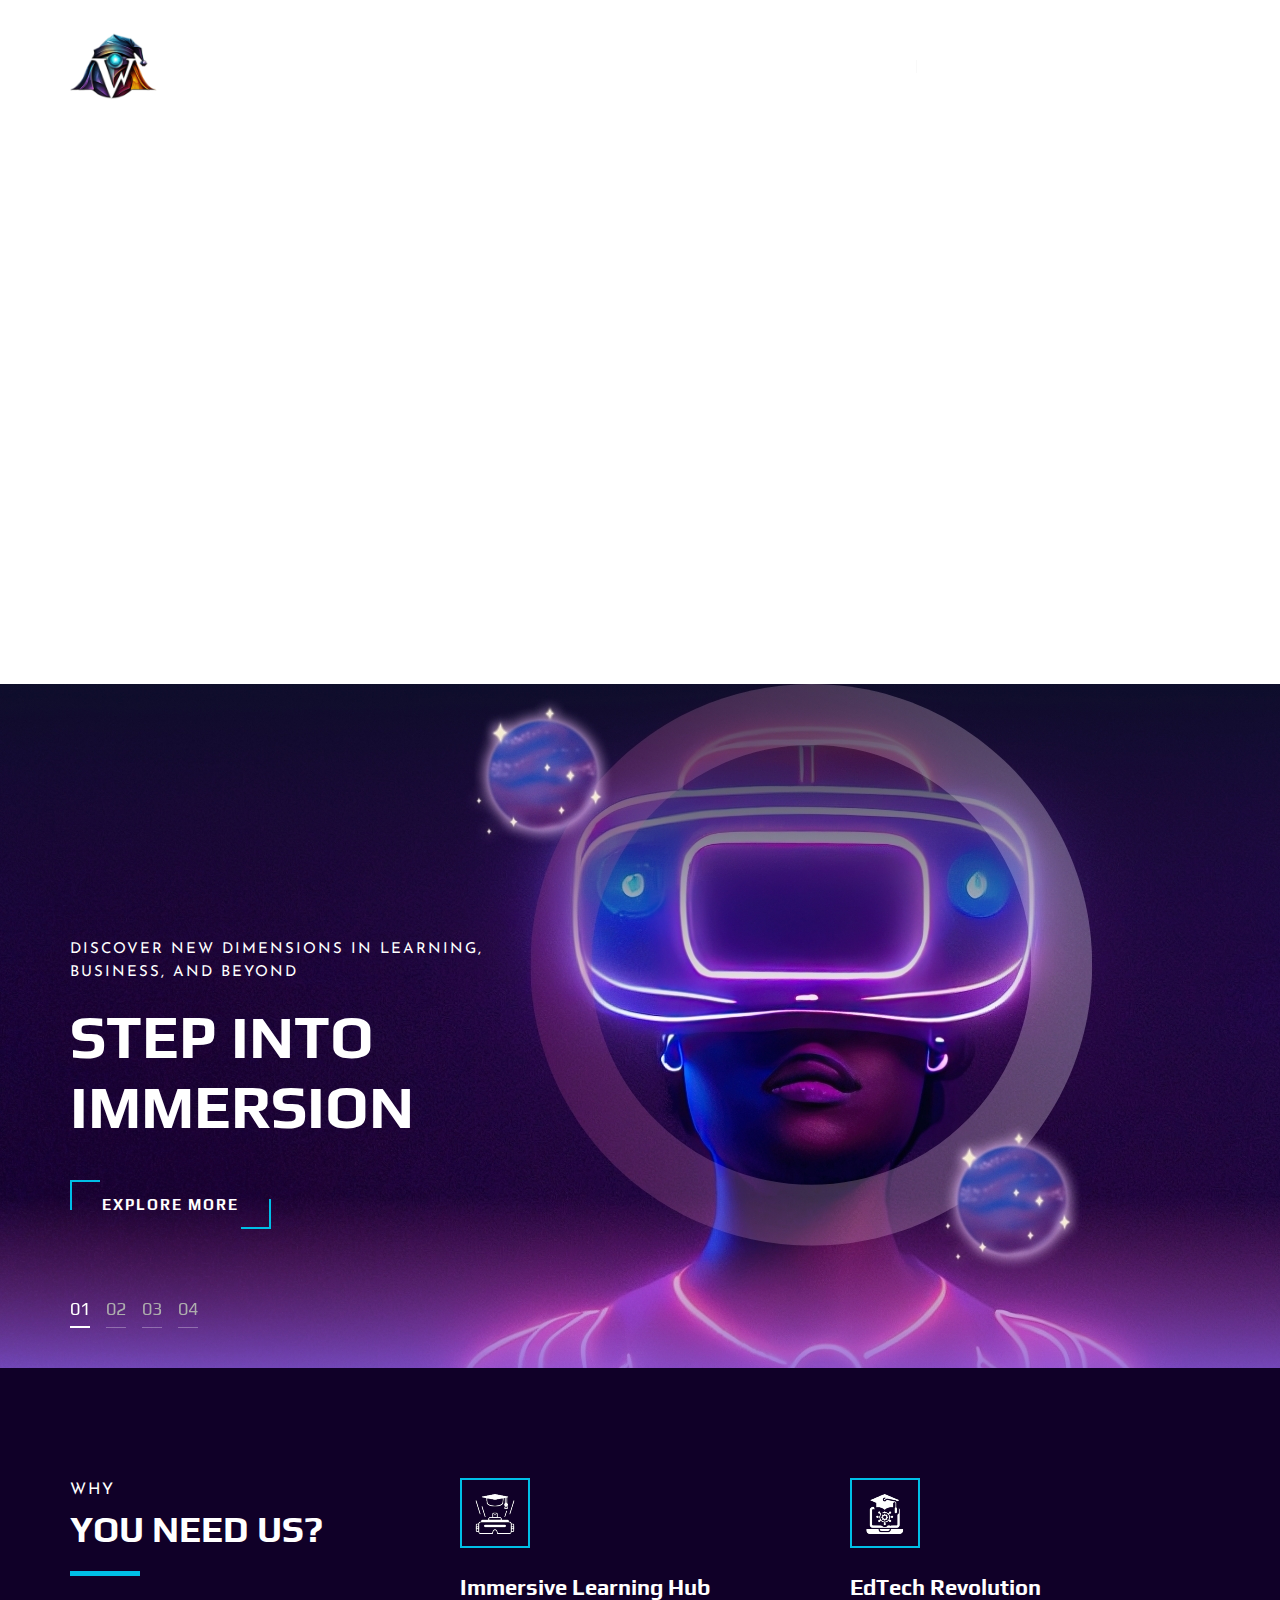
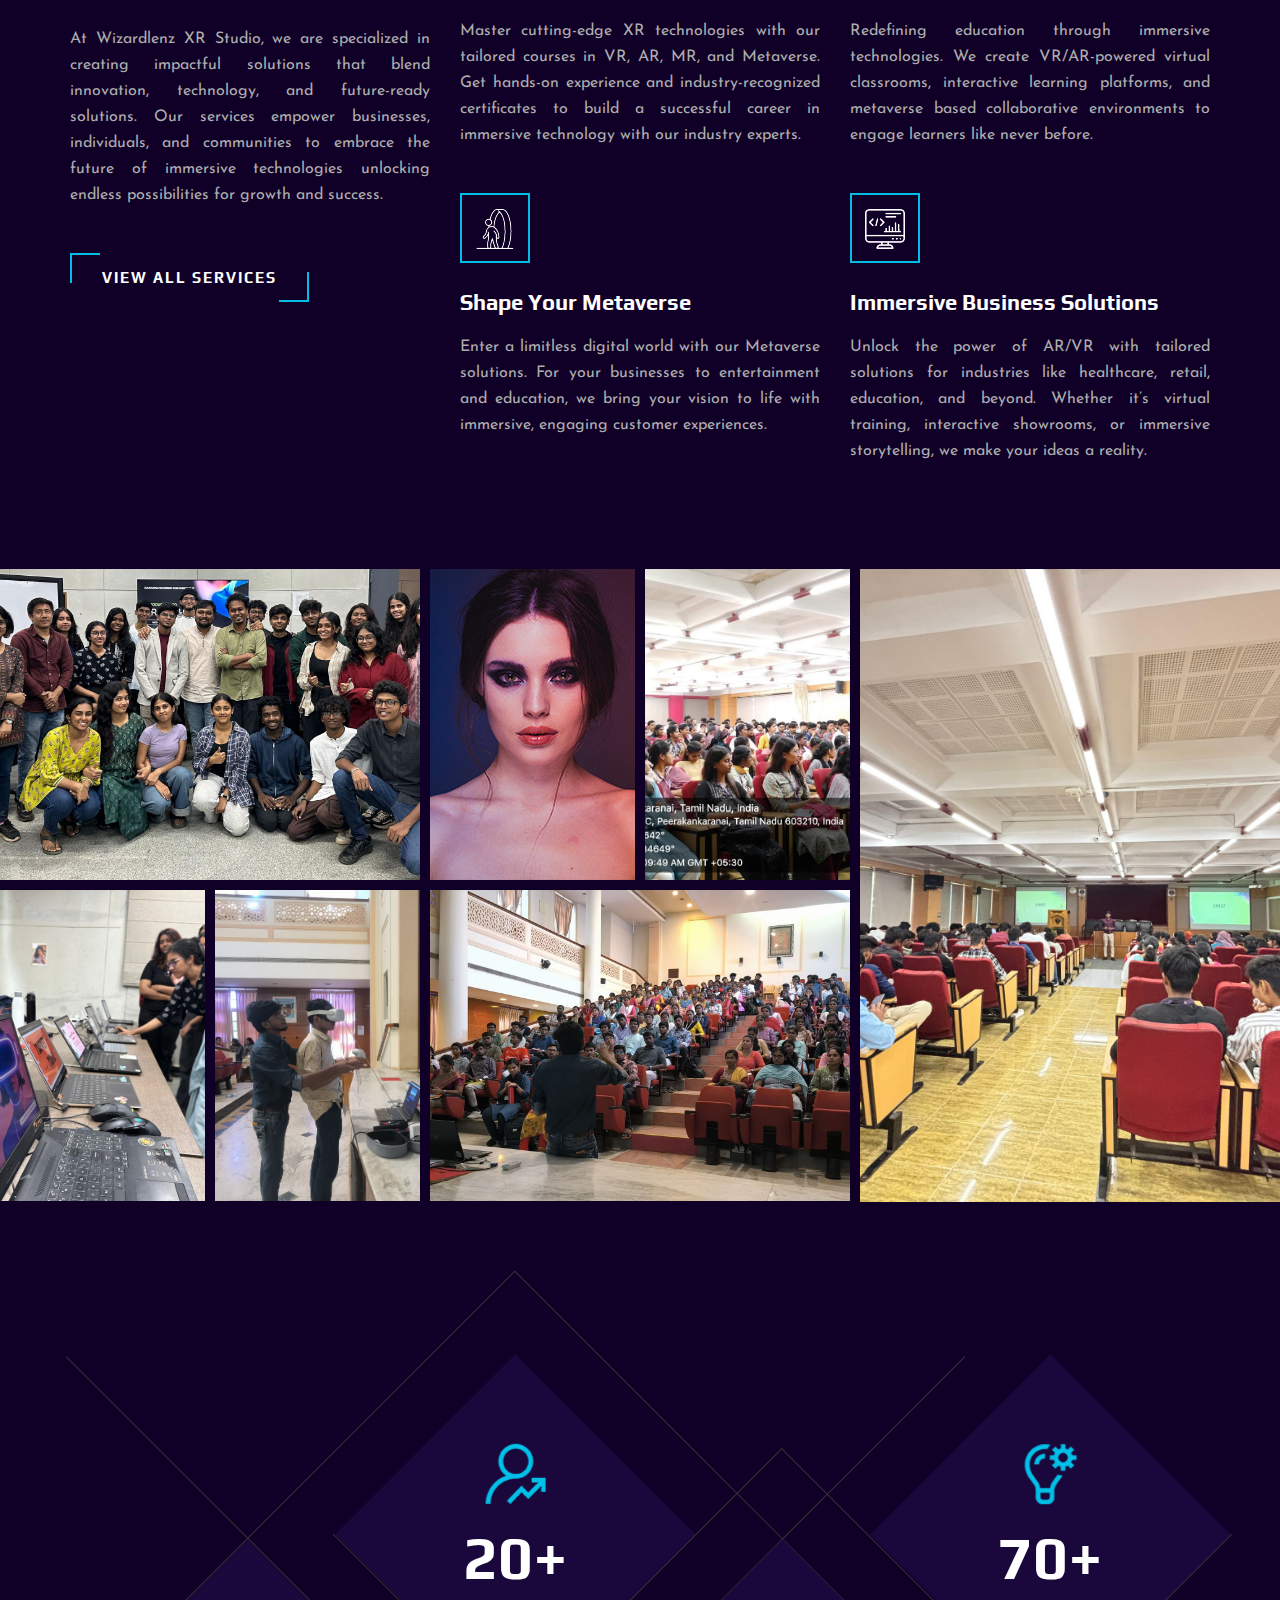
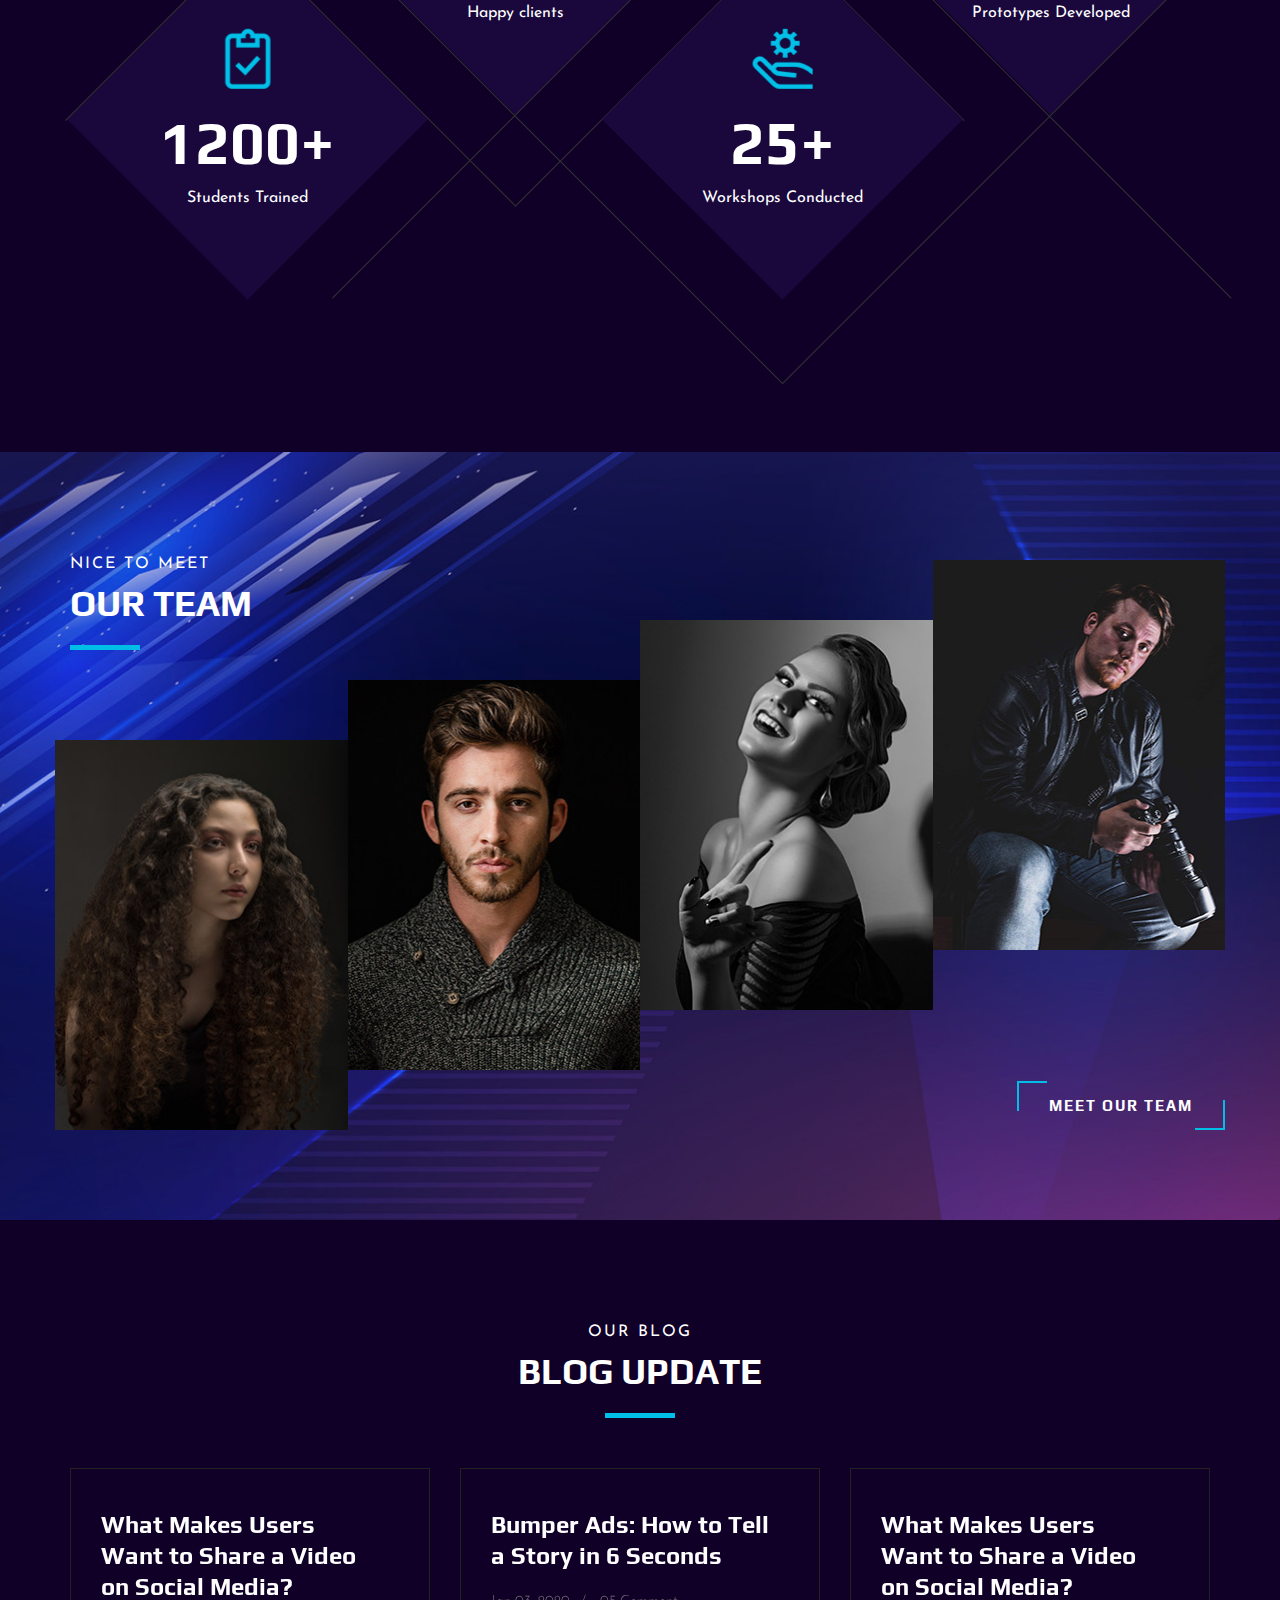
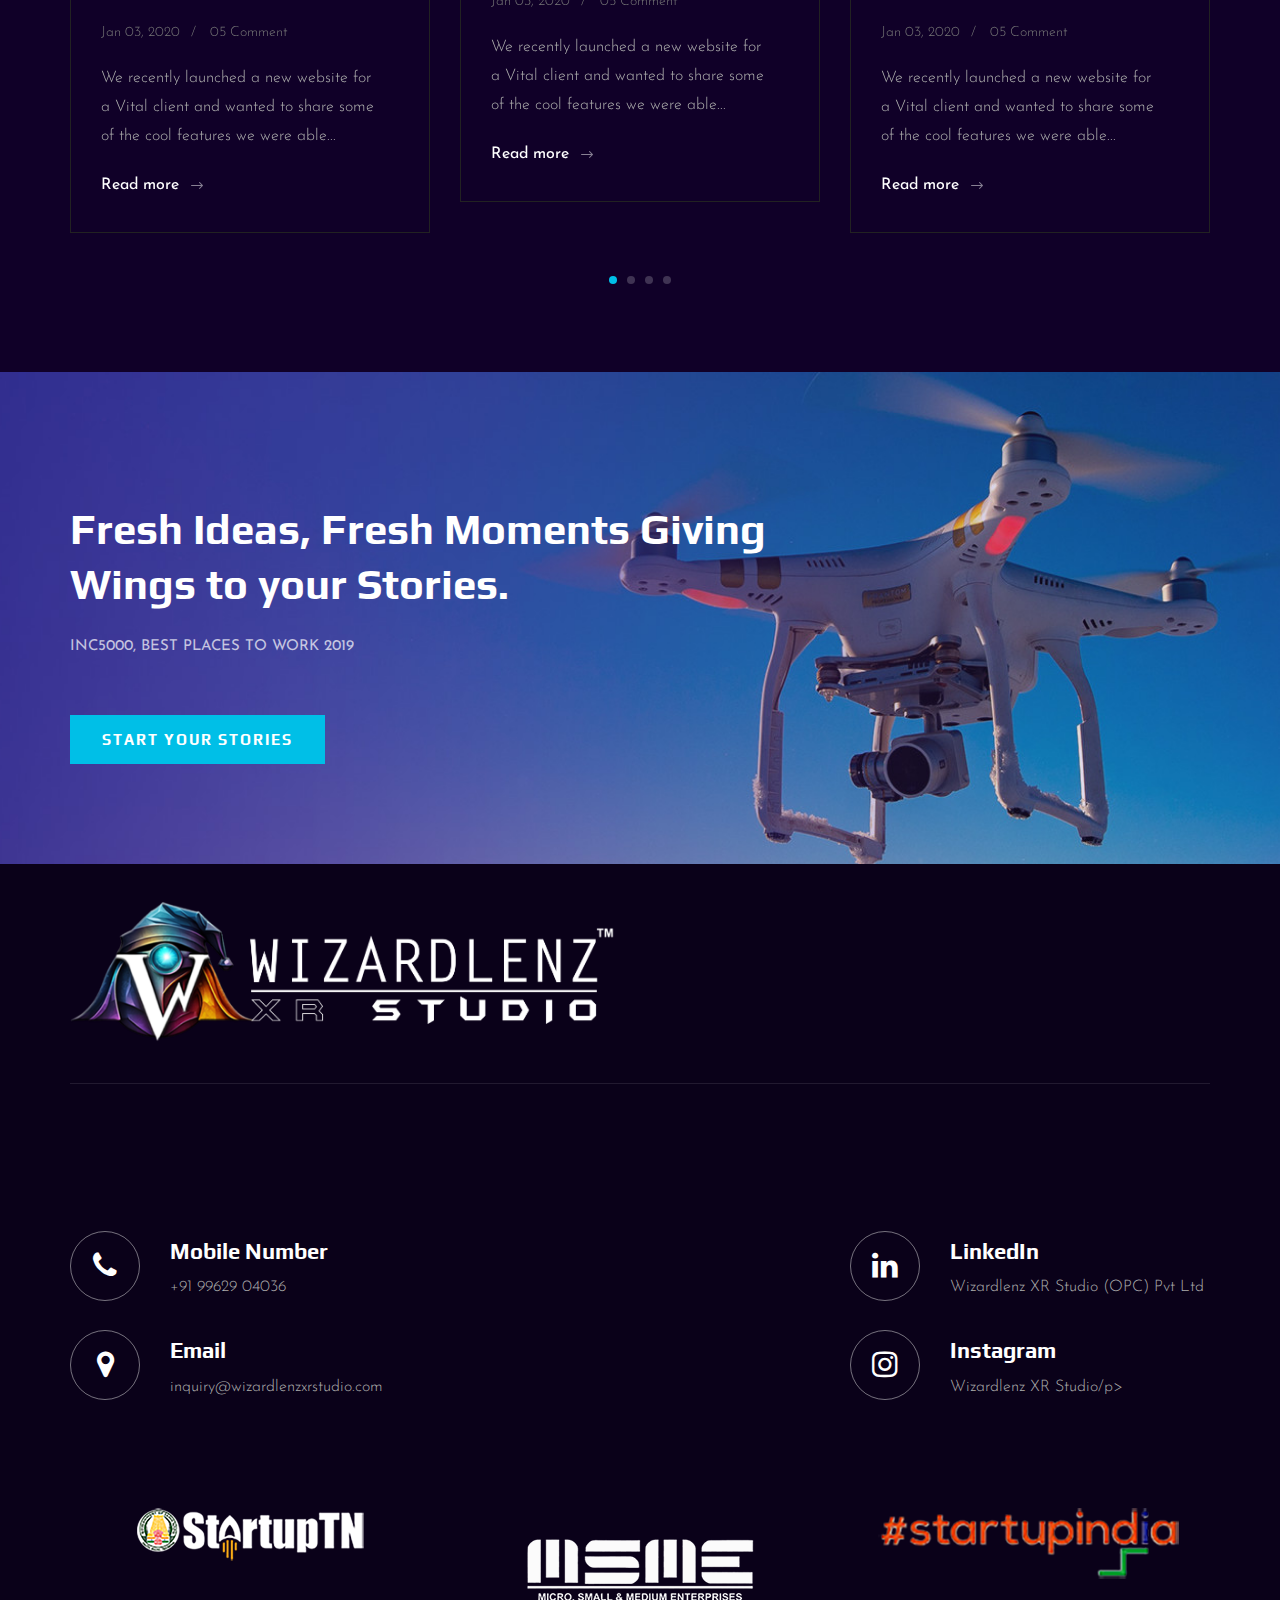
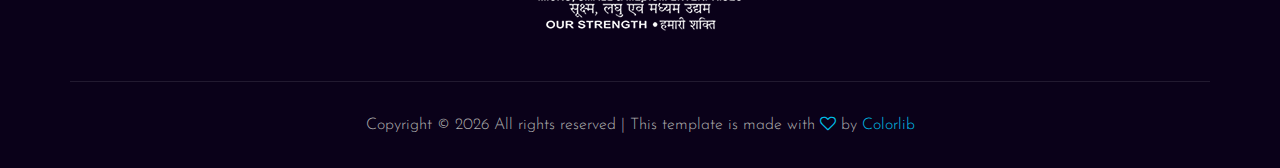
<file: index.html>
<!DOCTYPE html>
<html lang="zxx">

<head>
    <meta charset="UTF-8">
    <meta name="description" content="Wizardlenz XR Studio">
    <meta name="keywords" content="Wizardlenz XR Studio">
    <meta name="viewport" content="width=device-width, initial-scale=1.0">
    <meta http-equiv="X-UA-Compatible" content="ie=edge">
    <title>Wizardlenz XR Studio</title>

    <!-- Google Font -->
    <link href="https://fonts.googleapis.com/css2?family=Play:wght@400;700&display=swap" rel="stylesheet">
    <link href="https://fonts.googleapis.com/css2?family=Josefin+Sans:wght@300;400;500;600;700&display=swap"
        rel="stylesheet">

    <!-- Css Styles -->
    <link rel="stylesheet" href="css/bootstrap.min.css" type="text/css">
    <link rel="stylesheet" href="css/font-awesome.min.css" type="text/css">
    <link rel="stylesheet" href="css/elegant-icons.css" type="text/css">
    <link rel="stylesheet" href="css/owl.carousel.min.css" type="text/css">
    <link rel="stylesheet" href="css/magnific-popup.css" type="text/css">
    <link rel="stylesheet" href="css/slicknav.min.css" type="text/css">
    <link rel="stylesheet" href="css/style.css" type="text/css">
</head>

<body>
    <!-- Page Preloder -->
    <div id="preloder">
        <div class="loader"></div>
    </div>

    <!-- Header Section Begin -->
    <header class="header">
        <div class="container">
            <div class="row">
                <div class="col-lg-3">
                    <div class="header__logo">
                        <a href="./index.html"><img src="img/logo.png" alt=""></a>
                    </div>
                </div>
                <div class="col-lg-7">
                    <div class="header__nav__option">
                        <nav class="header__nav__menu mobile-menu">
                            <ul>
                                <li><a href="./about.html">About</a></li>
                                <li><a href="./services.html">Services</a></li>
                                <li><a href="#">Courses</a>
                                    <ul class="dropdown">
                                        <li><a href="./course1.html">Course 1</a></li>
                                        <li><a href="./course2.html">Course 2</a></li>
                                        <li><a href="./course3.html">Course 3</a></li>
                                    </ul>
                                </li>
                                <li><a href="./gallery.html">Gallery</a></li>
                                <li><a href="./blog.html">Blog</a></li>
                                
                            </ul>
                        </nav>
                        <div class="header__nav__social">
                            <a href="https://www.linkedin.com/company/wizardlenz-xr-studio/?viewAsMember=true"><i class="fa fa-linkedin"></i></a>
                            <a href="https://www.instagram.com/wizardlenz.xr_studio?utm_source=ig_web_button_share_sheet&igsh=ZDNlZDc0MzIxNw%3D%3D"><i class="fa fa-instagram"></i></a>
                        </div>
                    </div>
                </div>
            </div>
            <div id="mobile-menu-wrap"></div>
        </div>
    </header>
    <!-- Header End -->

    <!-- Hero Section Begin -->
    <section class="hero">
           <div class="hero__spline">
                <iframe src='https://my.spline.design/themuseum-ce141f3c2915523947b2900f6a34c3c8/' frameborder='0' width='100%' height='100%'></iframe>                   
                    <div class="hero__slider owl-carousel">            
                        <div class="hero__item">
                            <div class="container">
                                <div class="row">
                                    <div class="col-lg-12">
                                        <div class="tag-title center-title">
                                            <h2>See the Magic, Be the Magic</h2>
                                        </div>
                                    </div>
                                </div>
                            </div>
                        </div>
                    </div>
           </div>
    </section>    
    <!-- Hero Section End -->

    <!-- Slide Section Begin -->
    <section class="hero">
        <div class="hero__slider owl-carousel">
            <div class="hero__item set-bg" data-setbg="img/slides/slide-1.jpg">
                <div class="container">
                    <div class="row">
                        <div class="col-lg-6">
                            <div class="hero__text">
                                <span>Discover new dimensions in learning,<br>business, and beyond</span>
                                <h2>Step Into Immersion</h2>
                                <a href="#" class="primary-btn">Explore More</a>
                            </div>
                        </div>
                    </div>
                </div>
            </div>
            <div class="hero__item set-bg" data-setbg="img/slides/slide-2.jpg">
                <div class="container">
                    <div class="row">
                        <div class="col-lg-6">
                            <div class="hero__text">
                                <span>Immersive Technology Certification Program</span>
                                <h2>XR Mastery Courses</h2>
                                <a href="#" class="primary-btn">Explore More</a>
                            </div>
                        </div>
                    </div>
                </div>
            </div>
            <div class="hero__item set-bg" data-setbg="img/slides/slide-3.jpg">
                <div class="container">
                    <div class="row">
                        <div class="col-lg-6">
                            <div class="hero__text">
                                <span>Experience the future of connection,<br>creativity, and collaboration</span>
                                <h2>Gateway to the Metaverse</h2>
                                <a href="#" class="primary-btn">Explore More</a>
                            </div>
                        </div>
                    </div>
                </div>
            </div>
            <div class="hero__item set-bg" data-setbg="img/slides/slide-4.jpg">
                <div class="container">
                    <div class="row">
                        <div class="col-lg-6">
                            <div class="hero__text">
                                <span>Your Vision, Our Expertise</span>
                                <h2>Software Solutions</h2>
                                <a href="#" class="primary-btn">Explore More</a>
                            </div>
                        </div>
                    </div>
                </div>
            </div>
            
        </div>
    </section>
    <!-- Slide Section End -->




    <!-- Services Section Begin -->
    <section class="services spad">
        <div class="container">
            <div class="row">
                <div class="col-lg-4">
                    <div class="services__title">
                        <div class="section-title">
                            <span>WHY</span>
                            <h2>You Need Us?</h2>
                        </div>
                        <p align="justify">At Wizardlenz XR Studio, we are specialized in creating impactful solutions that blend 
                        innovation, technology, and future-ready solutions. Our services empower businesses, 
                        individuals, and communities to embrace the future of immersive technologies unlocking endless possibilities for growth and success.</p>
                        <a href="#" class="primary-btn">View all services</a>
                    </div>
                </div>
                <div class="col-lg-8">
                    <div class="row">
                        <div class="col-lg-6 col-md-6 col-sm-6">
                            <div class="services__item">
                                <div class="services__item__icon">
                                    <img src="img/icons/si-1.png" alt="">
                                </div>
                                <h4>Immersive Learning Hub</h4>
                                <p align="justify">Master cutting-edge XR technologies with our tailored courses in VR, AR, MR, and Metaverse.
                                Get hands-on experience and industry-recognized certificates to build a successful career in immersive technology with our industry experts.
                                </p>
                            </div>
                        </div>
                        <div class="col-lg-6 col-md-6 col-sm-6">
                            <div class="services__item">
                                <div class="services__item__icon">
                                    <img src="img/icons/si-2.png" alt="">
                                </div>
                                <h4>EdTech Revolution</h4>
                                <p align="justify">Redefining education through immersive technologies. We create VR/AR-powered 
                                virtual classrooms, interactive learning platforms, and metaverse based collaborative 
                                environments to engage learners like never before.</p>
                            </div>
                        </div>
                        <div class="col-lg-6 col-md-6 col-sm-6">
                            <div class="services__item">
                                <div class="services__item__icon">
                                    <img src="img/icons/si-3.png" alt="">
                                </div>
                                <h4>Shape Your Metaverse</h4>
                                <p align="justify">Enter a limitless digital world with our Metaverse solutions. 
                                For your businesses to entertainment and education, we bring your vision to 
                                life with immersive, engaging customer experiences.</p>
                            </div>
                        </div>
                        <div class="col-lg-6 col-md-6 col-sm-6">
                            <div class="services__item">
                                <div class="services__item__icon">
                                    <img src="img/icons/si-4.png" alt="">
                                </div>
                                <h4>Immersive Business Solutions</h4>
                                <p align="justify">Unlock the power of AR/VR with tailored solutions for industries like healthcare, retail, education, 
                                and beyond. Whether it’s virtual training, interactive showrooms, or immersive storytelling, 
                                we make your ideas a reality.</p>
                            </div>
                        </div>
                    </div>
                </div>
            </div>
        </div>
    </section>
    <!-- Services Section End -->

    <!-- Gallery Section Begin -->
    <section class="work">
        <div class="work__gallery">
            <div class="grid-sizer"></div>
            <div class="work__item wide__item set-bg" data-setbg="img/work/work-1.jpg">
                <a href=""></a>
                <div class="work__item__hover">
                    <h4>Introduction to Extended Reality - University Course</h4>
                    <ul>
                        <li>Communication Design - Arts & Design School</li>
                        <li>Woxsen University</li>
                    </ul>
                </div>
            </div>
            <div class="work__item small__item set-bg" data-setbg="img/work/work-2.jpg">
                <a href=""></a>
            </div>
            <div class="work__item small__item set-bg" data-setbg="img/work/work-3.jpg">
                <a href=""></a>
            </div>
            <div class="work__item large__item set-bg" data-setbg="img/work/work-4.jpg">
                <a href=""></a>
                <div class="work__item__hover">
                    <h4>Metaverse: Driving Industry Transformation</h4>
                    <ul>
                        <li>Workshop</li>
                        <li>BSA Crescent Institute of Science and Technology</li>
                    </ul>
                </div>
            </div>
            <div class="work__item small__item set-bg" data-setbg="img/work/work-5.jpg">
                <a href=""></a>
            </div>
            <div class="work__item small__item set-bg" data-setbg="img/work/work-6.jpg">
                <a href=""></a>
            </div>
            <div class="work__item wide__item set-bg" data-setbg="img/work/work-7.jpg">
                <a href=""></a>
                <div class="work__item__hover">
                    <h4>XR: The Horizon of the Digitalization - Workshop</h4>
                    <ul>
                        <li>IEEE Computer Society</li>
                        <li>Thiagarajar College of Engineering</li>
                    </ul>
                </div>
            </div>
        </div>
    </section>
    <!-- Gallery Section End -->

    <!-- Counter Section Begin -->
    <section class="counter">
        <div class="container">
            <div class="counter__content">
                <div class="row">
                    <div class="col-lg-3 col-md-6 col-sm-6">
                        <div class="counter__item">
                            <div class="counter__item__text">
                                <img src="img/icons/ci-1.png" alt="">
                                <h2>1200+</h2>
                                <p>Students Trained</p>
                            </div>
                        </div>
                    </div>
                    <div class="col-lg-3 col-md-6 col-sm-6">
                        <div class="counter__item second__item">
                            <div class="counter__item__text">
                                <img src="img/icons/ci-2.png" alt="">
                                <h2>20+</h2>
                                <p>Happy clients</p>
                            </div>
                        </div>
                    </div>
                    <div class="col-lg-3 col-md-6 col-sm-6">
                        <div class="counter__item third__item">
                            <div class="counter__item__text">
                                <img src="img/icons/ci-3.png" alt="">
                                <h2>25+</h2>
                                <p>Workshops Conducted</p>
                            </div>
                        </div>
                    </div>
                    <div class="col-lg-3 col-md-6 col-sm-6">
                        <div class="counter__item four__item">
                            <div class="counter__item__text">
                                <img src="img/icons/ci-4.png" alt="">
                                <h2>70+</h2>
                                <p>Prototypes Developed</p>
                            </div>
                        </div>
                    </div>
                </div>
            </div>
        </div>
    </section>
    <!-- Counter Section End -->

    <!-- Team Section Begin -->
    <section class="team spad set-bg" data-setbg="img/team-bg.jpg">
        <div class="container">
            <div class="row">
                <div class="col-lg-12">
                    <div class="section-title team__title">
                        <span>Nice to meet</span>
                        <h2>OUR Team</h2>
                    </div>
                </div>
            </div>
            <div class="row">
                <div class="col-lg-3 col-md-6 col-sm-6 p-0">
                    <div class="team__item set-bg" data-setbg="img/team/team-1.jpg">
                        <div class="team__item__text">
                            <h4>AMANDA STONE</h4>
                            <p>Videographer</p>
                            <div class="team__item__social">
                                <a href="#"><i class="fa fa-facebook"></i></a>
                                <a href="#"><i class="fa fa-twitter"></i></a>
                                <a href="#"><i class="fa fa-dribbble"></i></a>
                                <a href="#"><i class="fa fa-instagram"></i></a>
                            </div>
                        </div>
                    </div>
                </div>
                <div class="col-lg-3 col-md-6 col-sm-6 p-0">
                    <div class="team__item team__item--second set-bg" data-setbg="img/team/team-2.jpg">
                        <div class="team__item__text">
                            <h4>AMANDA STONE</h4>
                            <p>Videographer</p>
                            <div class="team__item__social">
                                <a href="#"><i class="fa fa-facebook"></i></a>
                                <a href="#"><i class="fa fa-twitter"></i></a>
                                <a href="#"><i class="fa fa-dribbble"></i></a>
                                <a href="#"><i class="fa fa-instagram"></i></a>
                            </div>
                        </div>
                    </div>
                </div>
                <div class="col-lg-3 col-md-6 col-sm-6 p-0">
                    <div class="team__item team__item--third set-bg" data-setbg="img/team/team-3.jpg">
                        <div class="team__item__text">
                            <h4>AMANDA STONE</h4>
                            <p>Videographer</p>
                            <div class="team__item__social">
                                <a href="#"><i class="fa fa-facebook"></i></a>
                                <a href="#"><i class="fa fa-twitter"></i></a>
                                <a href="#"><i class="fa fa-dribbble"></i></a>
                                <a href="#"><i class="fa fa-instagram"></i></a>
                            </div>
                        </div>
                    </div>
                </div>
                <div class="col-lg-3 col-md-6 col-sm-6 p-0">
                    <div class="team__item team__item--four set-bg" data-setbg="img/team/team-4.jpg">
                        <div class="team__item__text">
                            <h4>AMANDA STONE</h4>
                            <p>Videographer</p>
                            <div class="team__item__social">
                                <a href="#"><i class="fa fa-facebook"></i></a>
                                <a href="#"><i class="fa fa-twitter"></i></a>
                                <a href="#"><i class="fa fa-dribbble"></i></a>
                                <a href="#"><i class="fa fa-instagram"></i></a>
                            </div>
                        </div>
                    </div>
                </div>
                <div class="col-lg-12 p-0">
                    <div class="team__btn">
                        <a href="#" class="primary-btn">Meet Our Team</a>
                    </div>
                </div>
            </div>
        </div>
    </section>
    <!-- Team Section End -->

    <!-- Latest Blog Section Begin -->
    <section class="latest spad">
        <div class="container">
            <div class="row">
                <div class="col-lg-12">
                    <div class="section-title center-title">
                        <span>Our Blog</span>
                        <h2>Blog Update</h2>
                    </div>
                </div>
            </div>
            <div class="row">
                <div class="latest__slider owl-carousel">
                    <div class="col-lg-4">
                        <div class="blog__item latest__item">
                            <h4>What Makes Users Want to Share a Video on Social Media?</h4>
                            <ul>
                                <li>Jan 03, 2020</li>
                                <li>05 Comment</li>
                            </ul>
                            <p>We recently launched a new website for a Vital client and wanted to share some of the
                                cool features we were able...</p>
                            <a href="#">Read more <span class="arrow_right"></span></a>
                        </div>
                    </div>
                    <div class="col-lg-4">
                        <div class="blog__item latest__item">
                            <h4>Bumper Ads: How to Tell a Story in 6 Seconds</h4>
                            <ul>
                                <li>Jan 03, 2020</li>
                                <li>05 Comment</li>
                            </ul>
                            <p>We recently launched a new website for a Vital client and wanted to share some of the
                                cool features we were able...</p>
                            <a href="#">Read more <span class="arrow_right"></span></a>
                        </div>
                    </div>
                    <div class="col-lg-4">
                        <div class="blog__item latest__item">
                            <h4>What Makes Users Want to Share a Video on Social Media?</h4>
                            <ul>
                                <li>Jan 03, 2020</li>
                                <li>05 Comment</li>
                            </ul>
                            <p>We recently launched a new website for a Vital client and wanted to share some of the
                                cool features we were able...</p>
                            <a href="#">Read more <span class="arrow_right"></span></a>
                        </div>
                    </div>
                    <div class="col-lg-4">
                        <div class="blog__item latest__item">
                            <h4>Bumper Ads: How to Tell a Story in 6 Seconds</h4>
                            <ul>
                                <li>Jan 03, 2020</li>
                                <li>05 Comment</li>
                            </ul>
                            <p>We recently launched a new website for a Vital client and wanted to share some of the
                                cool features we were able...</p>
                            <a href="#">Read more <span class="arrow_right"></span></a>
                        </div>
                    </div>
                    <div class="col-lg-4">
                        <div class="blog__item latest__item">
                            <h4>What Makes Users Want to Share a Video on Social Media?</h4>
                            <ul>
                                <li>Jan 03, 2020</li>
                                <li>05 Comment</li>
                            </ul>
                            <p>We recently launched a new website for a Vital client and wanted to share some of the
                                cool features we were able...</p>
                            <a href="#">Read more <span class="arrow_right"></span></a>
                        </div>
                    </div>
                    <div class="col-lg-4">
                        <div class="blog__item latest__item">
                            <h4>What Makes Users Want to Share a Video on Social Media?</h4>
                            <ul>
                                <li>Jan 03, 2020</li>
                                <li>05 Comment</li>
                            </ul>
                            <p>We recently launched a new website for a Vital client and wanted to share some of the
                                cool features we were able...</p>
                            <a href="#">Read more <span class="arrow_right"></span></a>
                        </div>
                    </div>
                    <div class="col-lg-4">
                        <div class="blog__item latest__item">
                            <h4>What Makes Users Want to Share a Video on Social Media?</h4>
                            <ul>
                                <li>Jan 03, 2020</li>
                                <li>05 Comment</li>
                            </ul>
                            <p>We recently launched a new website for a Vital client and wanted to share some of the
                                cool features we were able...</p>
                            <a href="#">Read more <span class="arrow_right"></span></a>
                        </div>
                    </div>
                </div>
            </div>
        </div>
    </section>
    <!-- Latest Blog Section End -->

    <!-- Call To Action Section Begin -->
    <section class="callto spad set-bg" data-setbg="img/callto-bg.jpg">
        <div class="container">
            <div class="row">
                <div class="col-lg-8">
                    <div class="callto__text">
                        <h2>Fresh Ideas, Fresh Moments Giving Wings to your Stories.</h2>
                        <p>INC5000, Best places to work 2019</p>
                        <a href="#">Start your stories</a>
                    </div>
                </div>
            </div>
        </div>
    </section>
    <!-- Call To Action Section End -->

    <!-- Footer Section Begin -->
    <footer class="footer">
        <div class="container">
            <div class="footer__top">
                <div class="row">
                    <div class="col-lg-6 col-md-6">
                        <div class="footer__top__logo">
                            <a href="#"><img src="img/logo.png" alt=""></a>
                        </div>
                    </div>                    
                </div>
            </div>
            <div class="footer__option">
                <div class="row">                    
                    <div class="col-lg-4 col-md-6 col-sm-6">
                        <div class="footer__option__item">
                            <div class="contact__widget__item">
                                <br>
                                <br>
                                <br>
                                <div class="contact__widget__item__icon">
                                    <i class="fa fa-phone"></i>
                                </div>
                                <div class="contact__widget__item__text">
                                    <h4>Mobile Number</h4>
                                    <p>+91 99629 04036</p>
                                </div>
                            </div>
                            <div class="contact__widget__item">
                                <div class="contact__widget__item__icon">
                                    <i class="fa fa-map-marker"></i>
                                </div>
                                <div class="contact__widget__item__text">
                                    <h4>Email</h4>
                                    <p>inquiry@wizardlenzxrstudio.com</p>
                                </div>
                            </div>
                            <div class="footer__top__logo">
                            <p style="text-align:center;">
                                <br>
                                <br>
                                <br>
                                <a href="#"><img src="img/logo/startup_tn_logo-1.png" alt=""></a>
                            </p>
                            </div>
                        </div>
                    </div>
                    
                    <div class="col-lg-4">
                        <div class="contact__map">                            
                            <iframe src='https://my.spline.design/getintouchrobotwebsite-1430766ade7fccbe1c06c0a83c6a83d1/' frameborder='0' width='100%' height='100%'></iframe>
                        </div>
                        <div class="footer__top__logo">
                        <p style="text-align:center;">
                            <a href="#"><img src="img/logo/msme_logo-1.png" alt=""></a>
                        </p>
                        </div>
                    </div>
                    <div class="col-lg-4 col-md-6 col-sm-6">
                        <div class="footer__option__item">
                            <div class="contact__widget__item">
                                <br>
                                <br>
                                <br>
                                <div class="contact__widget__item__icon">
                                    <i class="fa fa-linkedin"></i>
                                </div>
                                <div class="contact__widget__item__text">
                                    <a href="https://www.linkedin.com/company/wizardlenz-xr-studio/?viewAsMember=true">
                                    <h4>LinkedIn</h4>
                                    <p>Wizardlenz XR Studio (OPC) Pvt Ltd</p>
                                    </a>
                                </div>
                            </div>
                            <div class="contact__widget__item">
                                <div class="contact__widget__item__icon">
                                    <i class="fa fa-instagram"></i>
                                </div>
                                <div class="contact__widget__item__text">
                                    <h4>Instagram</h4>
                                    <p>Wizardlenz XR Studio/p>
                                </div>
                            </div>                            
                            <div class="footer__top__logo">
                            <p style="text-align:center;">
                                <br>
                                <br>
                                <br>
                                <a href="#"><img src="img/logo/startup_india_logo-1.png" alt=""></a>
                            </p>
                            </div>
                            

                        </div>
                    </div>
                </div>
            </div>
            <div class="footer__copyright">
                <div class="row">
                    <div class="col-lg-12 text-center">
                        <!-- Link back to Colorlib can't be removed. Template is licensed under CC BY 3.0. -->
                        <p class="footer__copyright__text">Copyright &copy;
                            <script>
                                document.write(new Date().getFullYear());
                            </script>
                            All rights reserved | This template is made with <i class="fa fa-heart-o"
                                aria-hidden="true"></i> by <a href="https://colorlib.com" target="_blank">Colorlib</a>
                        </p>
                        <!-- Link back to Colorlib can't be removed. Template is licensed under CC BY 3.0. -->
                    </div>
                </div>
            </div>
        </div>
    </footer>
    <!-- Footer Section End -->

    <!-- Js Plugins -->
    <script src="js/jquery-3.3.1.min.js"></script>
    <script src="js/bootstrap.min.js"></script>
    <script src="js/jquery.magnific-popup.min.js"></script>
    <script src="js/mixitup.min.js"></script>
    <script src="js/masonry.pkgd.min.js"></script>
    <script src="js/jquery.slicknav.js"></script>
    <script src="js/owl.carousel.min.js"></script>
    <script src="js/main.js"></script>
</body>

</html>
</file>
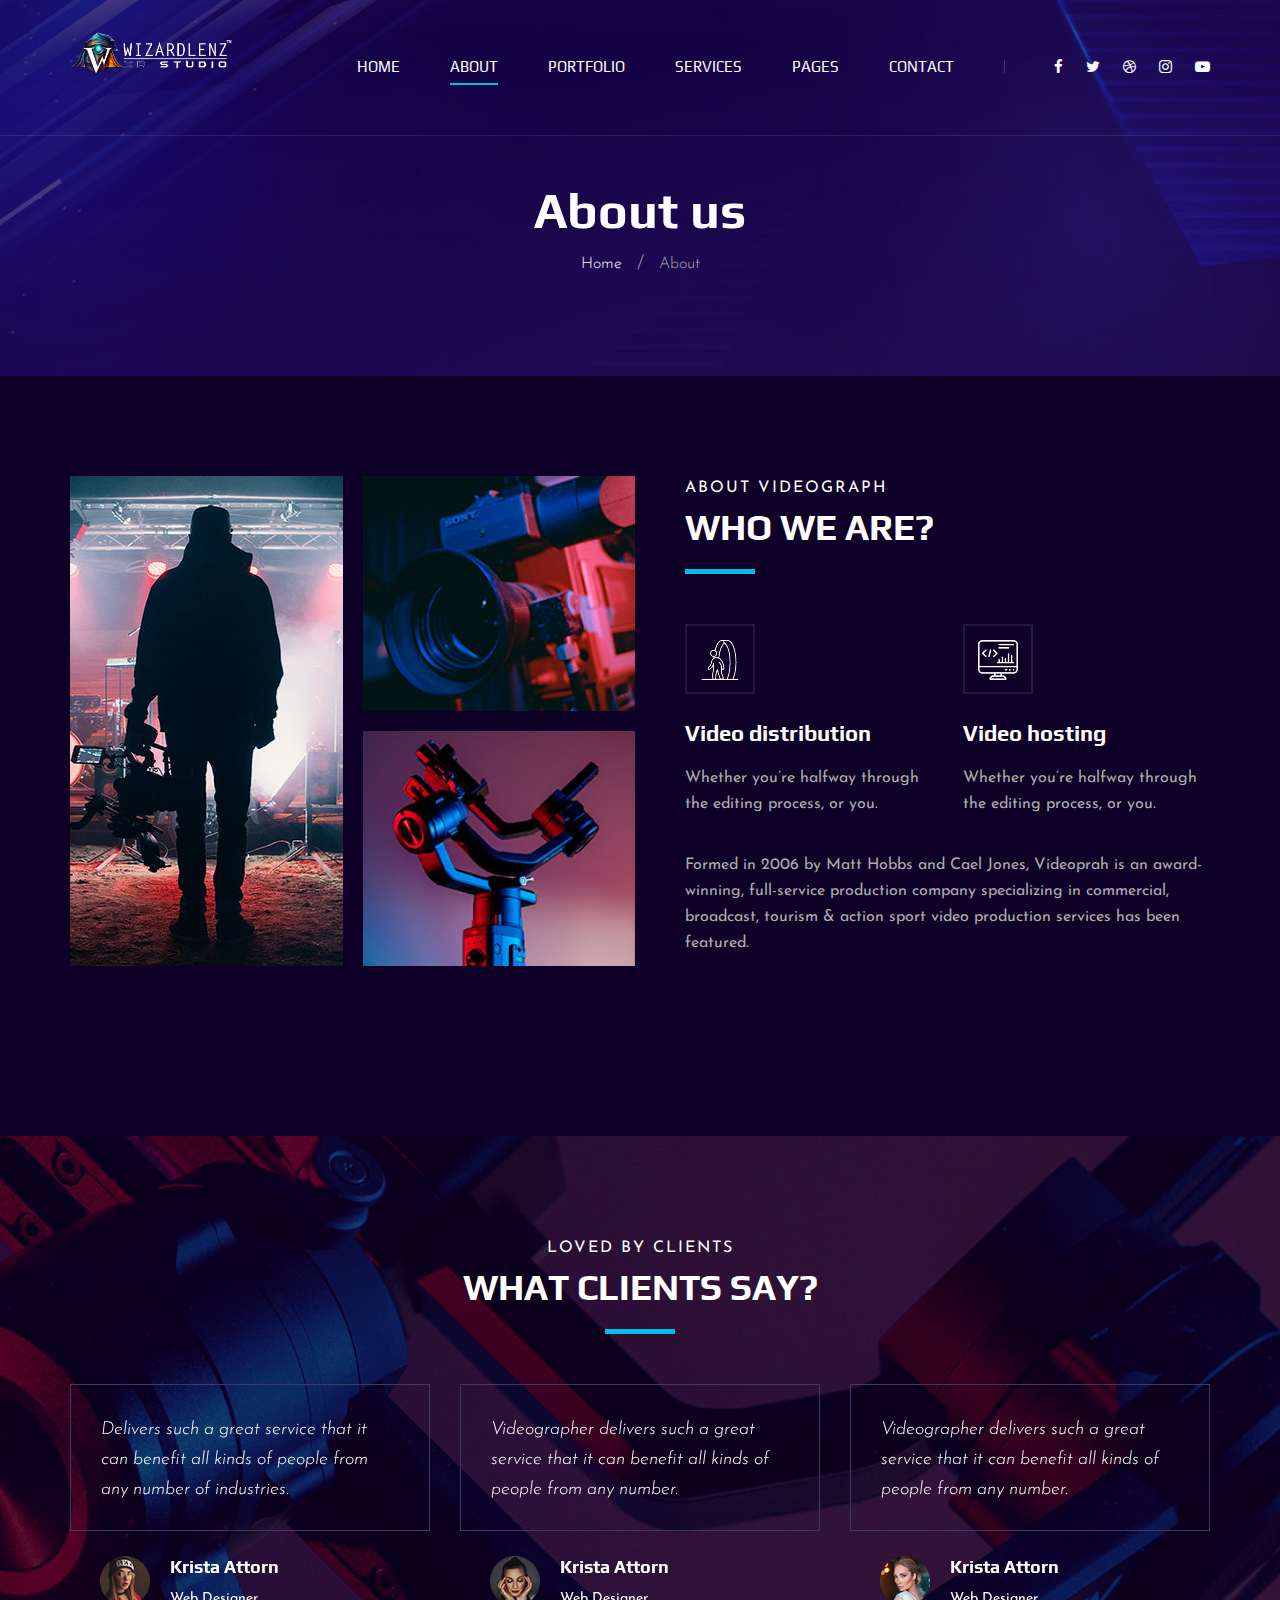
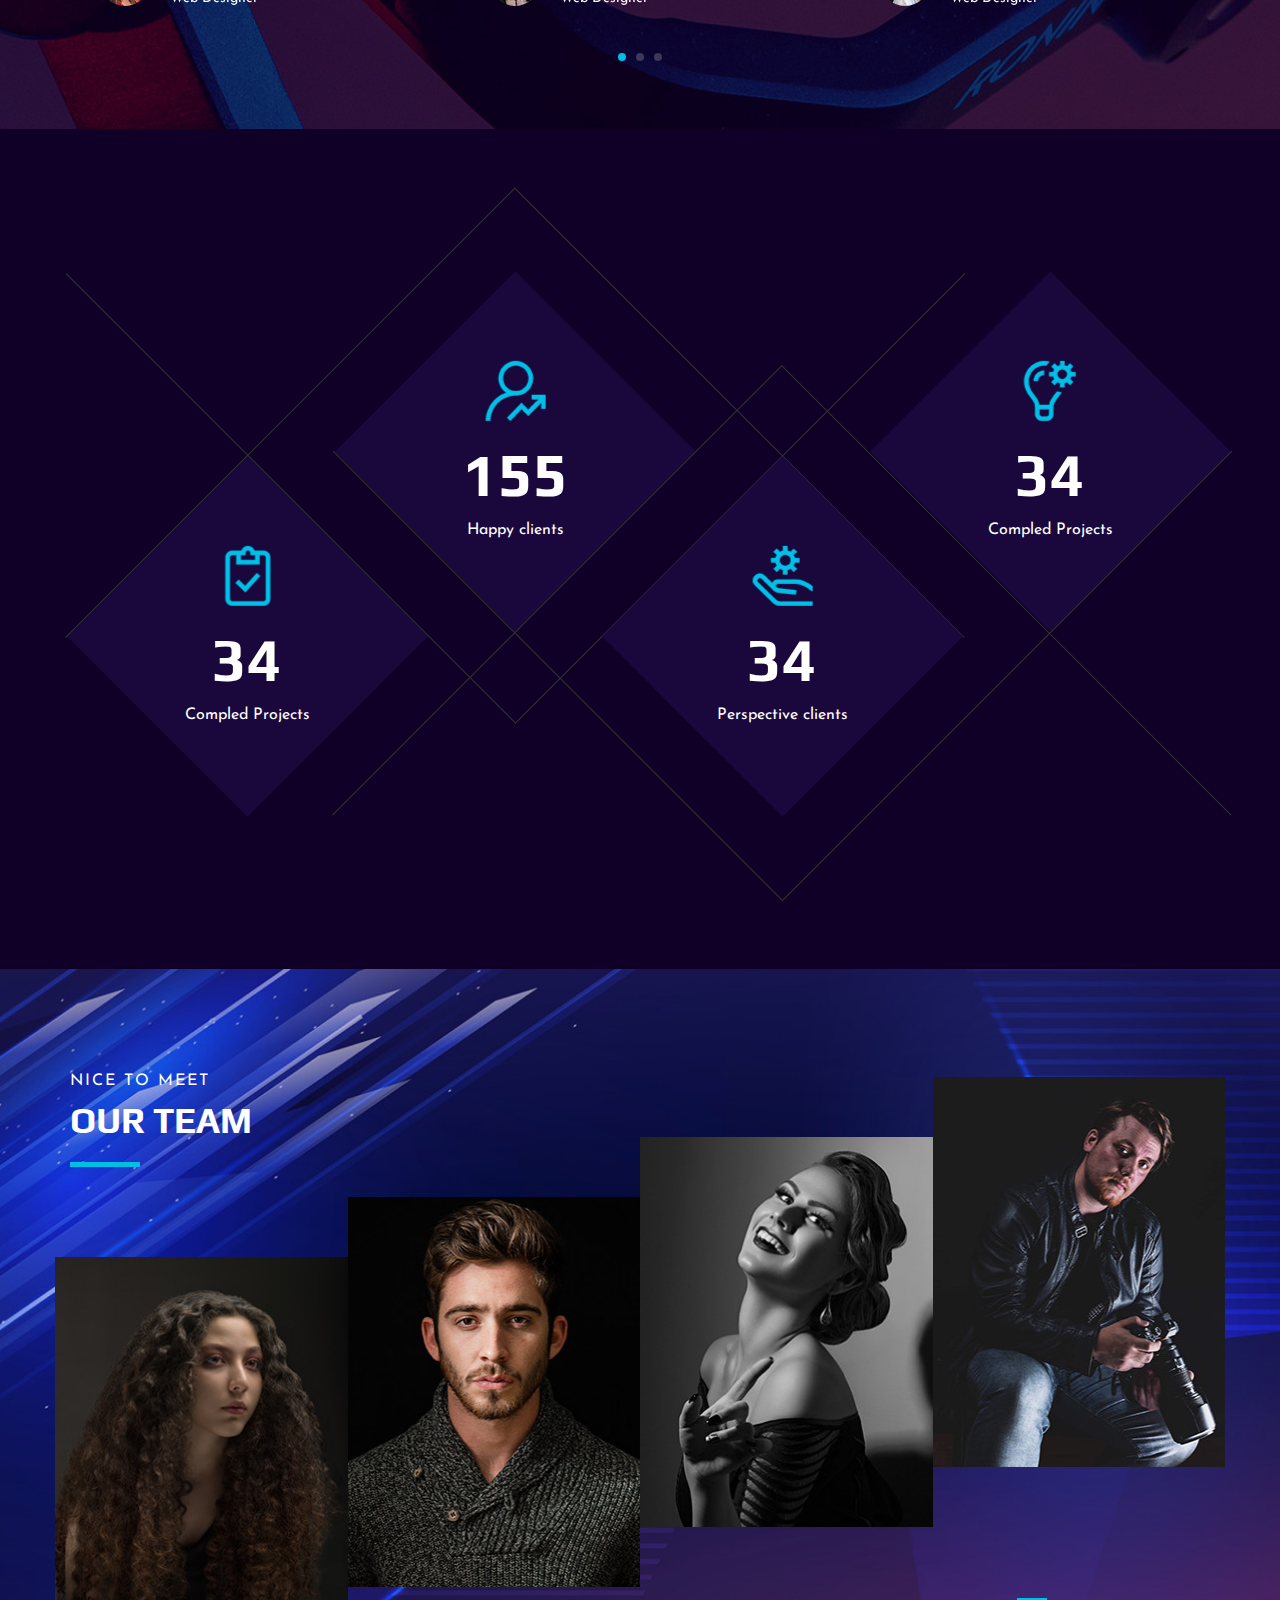
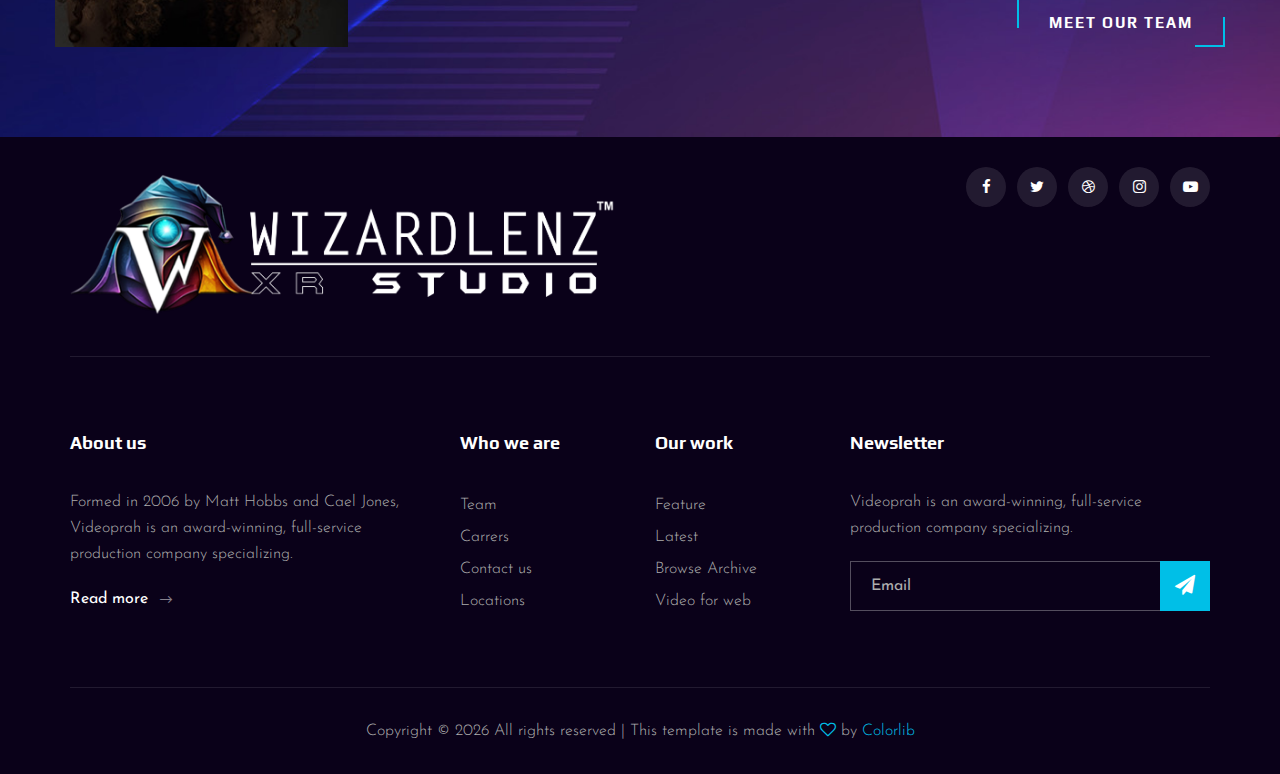
<file: about.html>
<!DOCTYPE html>
<html lang="zxx">

<head>
    <meta charset="UTF-8">
    <meta name="description" content="Videograph Template">
    <meta name="keywords" content="Videograph, unica, creative, html">
    <meta name="viewport" content="width=device-width, initial-scale=1.0">
    <meta http-equiv="X-UA-Compatible" content="ie=edge">
    <title>Videograph | Template</title>

    <!-- Google Font -->
    <link href="https://fonts.googleapis.com/css2?family=Play:wght@400;700&display=swap" rel="stylesheet">
    <link href="https://fonts.googleapis.com/css2?family=Josefin+Sans:wght@300;400;500;600;700&display=swap"
        rel="stylesheet">

    <!-- Css Styles -->
    <link rel="stylesheet" href="css/bootstrap.min.css" type="text/css">
    <link rel="stylesheet" href="css/font-awesome.min.css" type="text/css">
    <link rel="stylesheet" href="css/elegant-icons.css" type="text/css">
    <link rel="stylesheet" href="css/owl.carousel.min.css" type="text/css">
    <link rel="stylesheet" href="css/magnific-popup.css" type="text/css">
    <link rel="stylesheet" href="css/slicknav.min.css" type="text/css">
    <link rel="stylesheet" href="css/style.css" type="text/css">
</head>

<body>
    <!-- Page Preloder -->
    <div id="preloder">
        <div class="loader"></div>
    </div>

    <!-- Header Section Begin -->
    <header class="header">
        <div class="container">
            <div class="row">
                <div class="col-lg-2">
                    <div class="header__logo">
                        <a href="./index.html"><img src="img/logo.png" alt=""></a>
                    </div>
                </div>
                <div class="col-lg-10">
                    <div class="header__nav__option">
                        <nav class="header__nav__menu mobile-menu">
                            <ul>
                                <li><a href="./index.html">Home</a></li>
                                <li class="active"><a href="./about.html">About</a></li>
                                <li><a href="./portfolio.html">Portfolio</a></li>
                                <li><a href="./services.html">Services</a></li>
                                <li><a href="#">Pages</a>
                                    <ul class="dropdown">
                                        <li><a href="./about.html">About</a></li>
                                        <li><a href="./portfolio.html">Portfolio</a></li>
                                        <li><a href="./blog.html">Blog</a></li>
                                        <li><a href="./blog-details.html">Blog Details</a></li>
                                    </ul>
                                </li>
                                <li><a href="./contact.html">Contact</a></li>
                            </ul>
                        </nav>
                        <div class="header__nav__social">
                            <a href="#"><i class="fa fa-facebook"></i></a>
                            <a href="#"><i class="fa fa-twitter"></i></a>
                            <a href="#"><i class="fa fa-dribbble"></i></a>
                            <a href="#"><i class="fa fa-instagram"></i></a>
                            <a href="#"><i class="fa fa-youtube-play"></i></a>
                        </div>
                    </div>
                </div>
            </div>
            <div id="mobile-menu-wrap"></div>
        </div>
    </header>
    <!-- Header End -->

    <!-- Breadcrumb Begin -->
    <div class="breadcrumb-option spad set-bg" data-setbg="img/breadcrumb-bg.jpg">
        <div class="container">
            <div class="row">
                <div class="col-lg-12 text-center">
                    <div class="breadcrumb__text">
                        <h2>About us</h2>
                        <div class="breadcrumb__links">
                            <a href="#">Home</a>
                            <span>About</span>
                        </div>
                    </div>
                </div>
            </div>
        </div>
    </div>
    <!-- Breadcrumb End -->

    <!-- About Section Begin -->
    <section class="about spad">
        <div class="container">
            <div class="row">
                <div class="col-lg-6">
                    <div class="about__pic">
                        <div class="row">
                            <div class="col-lg-6 col-md-6 col-sm-6">
                                <div class="about__pic__item about__pic__item--large set-bg"
                                    data-setbg="img/about/about-1.jpg"></div>
                            </div>
                            <div class="col-lg-6 col-md-6 col-sm-6">
                                <div class="row">
                                    <div class="col-lg-12">
                                        <div class="about__pic__item set-bg" data-setbg="img/about/about-2.jpg"></div>
                                    </div>
                                    <div class="col-lg-12">
                                        <div class="about__pic__item set-bg" data-setbg="img/about/about-3.jpg"></div>
                                    </div>
                                </div>
                            </div>
                        </div>
                    </div>
                </div>
                <div class="col-lg-6">
                    <div class="about__text">
                        <div class="section-title">
                            <span>About videograph</span>
                            <h2>WHo we are?</h2>
                        </div>
                        <div class="row">
                            <div class="col-lg-6 col-md-6 col-sm-6">
                                <div class="services__item">
                                    <div class="services__item__icon">
                                        <img src="img/icons/si-3.png" alt="">
                                    </div>
                                    <h4>Video distribution</h4>
                                    <p>Whether you’re halfway through the editing process, or you.</p>
                                </div>
                            </div>
                            <div class="col-lg-6 col-md-6 col-sm-6">
                                <div class="services__item">
                                    <div class="services__item__icon">
                                        <img src="img/icons/si-4.png" alt="">
                                    </div>
                                    <h4>Video hosting</h4>
                                    <p>Whether you’re halfway through the editing process, or you.</p>
                                </div>
                            </div>
                        </div>
                        <div class="about__text__desc">
                            <p>Formed in 2006 by Matt Hobbs and Cael Jones, Videoprah is an award-winning, full-service
                                production company specializing in commercial, broadcast, tourism & action sport video
                                production services has been featured.</p>
                        </div>
                    </div>
                </div>
            </div>
        </div>
    </section>
    <!-- About Section End -->

    <!-- Testimonial Section Begin -->
    <section class="testimonial spad set-bg" data-setbg="img/testimonial-bg.jpg">
        <div class="container">
            <div class="row">
                <div class="col-lg-12">
                    <div class="section-title center-title">
                        <span>Loved By Clients</span>
                        <h2>What clients say?</h2>
                    </div>
                </div>
            </div>
            <div class="row">
                <div class="testimonial__slider owl-carousel">
                    <div class="col-lg-4">
                        <div class="testimonial__item">
                            <div class="testimonial__text">
                                <p>Delivers such a great service that it can benefit all kinds of people from any number
                                    of industries.</p>
                            </div>
                            <div class="testimonial__author">
                                <div class="testimonial__author__pic">
                                    <img src="img/testimonial/ta-1.jpg" alt="">
                                </div>
                                <div class="testimonial__author__text">
                                    <h5>Krista Attorn</h5>
                                    <span>Web Designer</span>
                                </div>
                            </div>
                        </div>
                    </div>
                    <div class="col-lg-4">
                        <div class="testimonial__item">
                            <div class="testimonial__text">
                                <p>Videographer delivers such a great service that it can benefit all kinds of people
                                    from any number.</p>
                            </div>
                            <div class="testimonial__author">
                                <div class="testimonial__author__pic">
                                    <img src="img/testimonial/ta-2.jpg" alt="">
                                </div>
                                <div class="testimonial__author__text">
                                    <h5>Krista Attorn</h5>
                                    <span>Web Designer</span>
                                </div>
                            </div>
                        </div>
                    </div>
                    <div class="col-lg-4">
                        <div class="testimonial__item">
                            <div class="testimonial__text">
                                <p>Videographer delivers such a great service that it can benefit all kinds of people
                                    from any number.</p>
                            </div>
                            <div class="testimonial__author">
                                <div class="testimonial__author__pic">
                                    <img src="img/testimonial/ta-3.jpg" alt="">
                                </div>
                                <div class="testimonial__author__text">
                                    <h5>Krista Attorn</h5>
                                    <span>Web Designer</span>
                                </div>
                            </div>
                        </div>
                    </div>
                    <div class="col-lg-4">
                        <div class="testimonial__item">
                            <div class="testimonial__text">
                                <p>Delivers such a great service that it can benefit all kinds of people from any number
                                    of industries.</p>
                            </div>
                            <div class="testimonial__author">
                                <div class="testimonial__author__pic">
                                    <img src="img/testimonial/ta-1.jpg" alt="">
                                </div>
                                <div class="testimonial__author__text">
                                    <h5>Krista Attorn</h5>
                                    <span>Web Designer</span>
                                </div>
                            </div>
                        </div>
                    </div>
                    <div class="col-lg-4">
                        <div class="testimonial__item">
                            <div class="testimonial__text">
                                <p>Videographer delivers such a great service that it can benefit all kinds of people
                                    from any number.</p>
                            </div>
                            <div class="testimonial__author">
                                <div class="testimonial__author__pic">
                                    <img src="img/testimonial/ta-2.jpg" alt="">
                                </div>
                                <div class="testimonial__author__text">
                                    <h5>Krista Attorn</h5>
                                    <span>Web Designer</span>
                                </div>
                            </div>
                        </div>
                    </div>
                </div>
            </div>
        </div>
    </section>
    <!-- Testimonial Section End -->

    <!-- Counter Section Begin -->
    <section class="counter">
        <div class="container">
            <div class="counter__content">
                <div class="row">
                    <div class="col-lg-3 col-md-6 col-sm-6">
                        <div class="counter__item">
                            <div class="counter__item__text">
                                <img src="img/icons/ci-1.png" alt="">
                                <h2 class="counter_num">230</h2>
                                <p>Compled Projects</p>
                            </div>
                        </div>
                    </div>
                    <div class="col-lg-3 col-md-6 col-sm-6">
                        <div class="counter__item second__item">
                            <div class="counter__item__text">
                                <img src="img/icons/ci-2.png" alt="">
                                <h2 class="counter_num">1068</h2>
                                <p>Happy clients</p>
                            </div>
                        </div>
                    </div>
                    <div class="col-lg-3 col-md-6 col-sm-6">
                        <div class="counter__item third__item">
                            <div class="counter__item__text">
                                <img src="img/icons/ci-3.png" alt="">
                                <h2 class="counter_num">230</h2>
                                <p>Perspective clients</p>
                            </div>
                        </div>
                    </div>
                    <div class="col-lg-3 col-md-6 col-sm-6">
                        <div class="counter__item four__item">
                            <div class="counter__item__text">
                                <img src="img/icons/ci-4.png" alt="">
                                <h2 class="counter_num">230</h2>
                                <p>Compled Projects</p>
                            </div>
                        </div>
                    </div>
                </div>
            </div>
        </div>
    </section>
    <!-- Counter Section End -->

    <!-- Team Section Begin -->
    <section class="team spad set-bg" data-setbg="img/team-bg.jpg">
        <div class="container">
            <div class="row">
                <div class="col-lg-12">
                    <div class="section-title team__title">
                        <span>Nice to meet</span>
                        <h2>OUR Team</h2>
                    </div>
                </div>
            </div>
            <div class="row">
                <div class="col-lg-3 col-md-6 col-sm-6 p-0">
                    <div class="team__item set-bg" data-setbg="img/team/team-1.jpg">
                        <div class="team__item__text">
                            <h4>AMANDA STONE</h4>
                            <p>Videographer</p>
                            <div class="team__item__social">
                                <a href="#"><i class="fa fa-facebook"></i></a>
                                <a href="#"><i class="fa fa-twitter"></i></a>
                                <a href="#"><i class="fa fa-dribbble"></i></a>
                                <a href="#"><i class="fa fa-instagram"></i></a>
                            </div>
                        </div>
                    </div>
                </div>
                <div class="col-lg-3 col-md-6 col-sm-6 p-0">
                    <div class="team__item team__item--second set-bg" data-setbg="img/team/team-2.jpg">
                        <div class="team__item__text">
                            <h4>AMANDA STONE</h4>
                            <p>Videographer</p>
                            <div class="team__item__social">
                                <a href="#"><i class="fa fa-facebook"></i></a>
                                <a href="#"><i class="fa fa-twitter"></i></a>
                                <a href="#"><i class="fa fa-dribbble"></i></a>
                                <a href="#"><i class="fa fa-instagram"></i></a>
                            </div>
                        </div>
                    </div>
                </div>
                <div class="col-lg-3 col-md-6 col-sm-6 p-0">
                    <div class="team__item team__item--third set-bg" data-setbg="img/team/team-3.jpg">
                        <div class="team__item__text">
                            <h4>AMANDA STONE</h4>
                            <p>Videographer</p>
                            <div class="team__item__social">
                                <a href="#"><i class="fa fa-facebook"></i></a>
                                <a href="#"><i class="fa fa-twitter"></i></a>
                                <a href="#"><i class="fa fa-dribbble"></i></a>
                                <a href="#"><i class="fa fa-instagram"></i></a>
                            </div>
                        </div>
                    </div>
                </div>
                <div class="col-lg-3 col-md-6 col-sm-6 p-0">
                    <div class="team__item team__item--four set-bg" data-setbg="img/team/team-4.jpg">
                        <div class="team__item__text">
                            <h4>AMANDA STONE</h4>
                            <p>Videographer</p>
                            <div class="team__item__social">
                                <a href="#"><i class="fa fa-facebook"></i></a>
                                <a href="#"><i class="fa fa-twitter"></i></a>
                                <a href="#"><i class="fa fa-dribbble"></i></a>
                                <a href="#"><i class="fa fa-instagram"></i></a>
                            </div>
                        </div>
                    </div>
                </div>
                <div class="col-lg-12 p-0">
                    <div class="team__btn">
                        <a href="#" class="primary-btn">Meet Our Team</a>
                    </div>
                </div>
            </div>
        </div>
    </section>
    <!-- Team Section End -->

    <!-- Footer Section Begin -->
    <footer class="footer">
        <div class="container">
            <div class="footer__top">
                <div class="row">
                    <div class="col-lg-6 col-md-6">
                        <div class="footer__top__logo">
                            <a href="#"><img src="img/logo.png" alt=""></a>
                        </div>
                    </div>
                    <div class="col-lg-6 col-md-6">
                        <div class="footer__top__social">
                            <a href="#"><i class="fa fa-facebook"></i></a>
                            <a href="#"><i class="fa fa-twitter"></i></a>
                            <a href="#"><i class="fa fa-dribbble"></i></a>
                            <a href="#"><i class="fa fa-instagram"></i></a>
                            <a href="#"><i class="fa fa-youtube-play"></i></a>
                        </div>
                    </div>
                </div>
            </div>
            <div class="footer__option">
                <div class="row">
                    <div class="col-lg-4 col-md-6 col-sm-6">
                        <div class="footer__option__item">
                            <h5>About us</h5>
                            <p>Formed in 2006 by Matt Hobbs and Cael Jones, Videoprah is an award-winning, full-service
                                production company specializing.</p>
                            <a href="#" class="read__more">Read more <span class="arrow_right"></span></a>
                        </div>
                    </div>
                    <div class="col-lg-2 col-md-3 col-sm-3">
                        <div class="footer__option__item">
                            <h5>Who we are</h5>
                            <ul>
                                <li><a href="#">Team</a></li>
                                <li><a href="#">Carrers</a></li>
                                <li><a href="#">Contact us</a></li>
                                <li><a href="#">Locations</a></li>
                            </ul>
                        </div>
                    </div>
                    <div class="col-lg-2 col-md-3 col-sm-3">
                        <div class="footer__option__item">
                            <h5>Our work</h5>
                            <ul>
                                <li><a href="#">Feature</a></li>
                                <li><a href="#">Latest</a></li>
                                <li><a href="#">Browse Archive</a></li>
                                <li><a href="#">Video for web</a></li>
                            </ul>
                        </div>
                    </div>
                    <div class="col-lg-4 col-md-12">
                        <div class="footer__option__item">
                            <h5>Newsletter</h5>
                            <p>Videoprah is an award-winning, full-service production company specializing.</p>
                            <form action="#">
                                <input type="text" placeholder="Email">
                                <button type="submit"><i class="fa fa-send"></i></button>
                            </form>
                        </div>
                    </div>
                </div>
            </div>
            <div class="footer__copyright">
                <div class="row">
                    <div class="col-lg-12 text-center">
                        <!-- Link back to Colorlib can't be removed. Template is licensed under CC BY 3.0. -->
                        <p class="footer__copyright__text">Copyright &copy;
                            <script>
                                document.write(new Date().getFullYear());
                            </script>
                            All rights reserved | This template is made with <i class="fa fa-heart-o"
                                aria-hidden="true"></i> by <a href="https://colorlib.com" target="_blank">Colorlib</a>
                        </p>
                        <!-- Link back to Colorlib can't be removed. Template is licensed under CC BY 3.0. -->
                    </div>
                </div>
            </div>
        </div>
    </footer>
    <!-- Footer Section End -->

    <!-- Js Plugins -->
    <script src="js/jquery-3.3.1.min.js"></script>
    <script src="js/bootstrap.min.js"></script>
    <script src="js/jquery.magnific-popup.min.js"></script>
    <script src="js/mixitup.min.js"></script>
    <script src="js/masonry.pkgd.min.js"></script>
    <script src="js/jquery.slicknav.js"></script>
    <script src="js/owl.carousel.min.js"></script>
    <script src="js/main.js"></script>
</body>

</html>
</file>
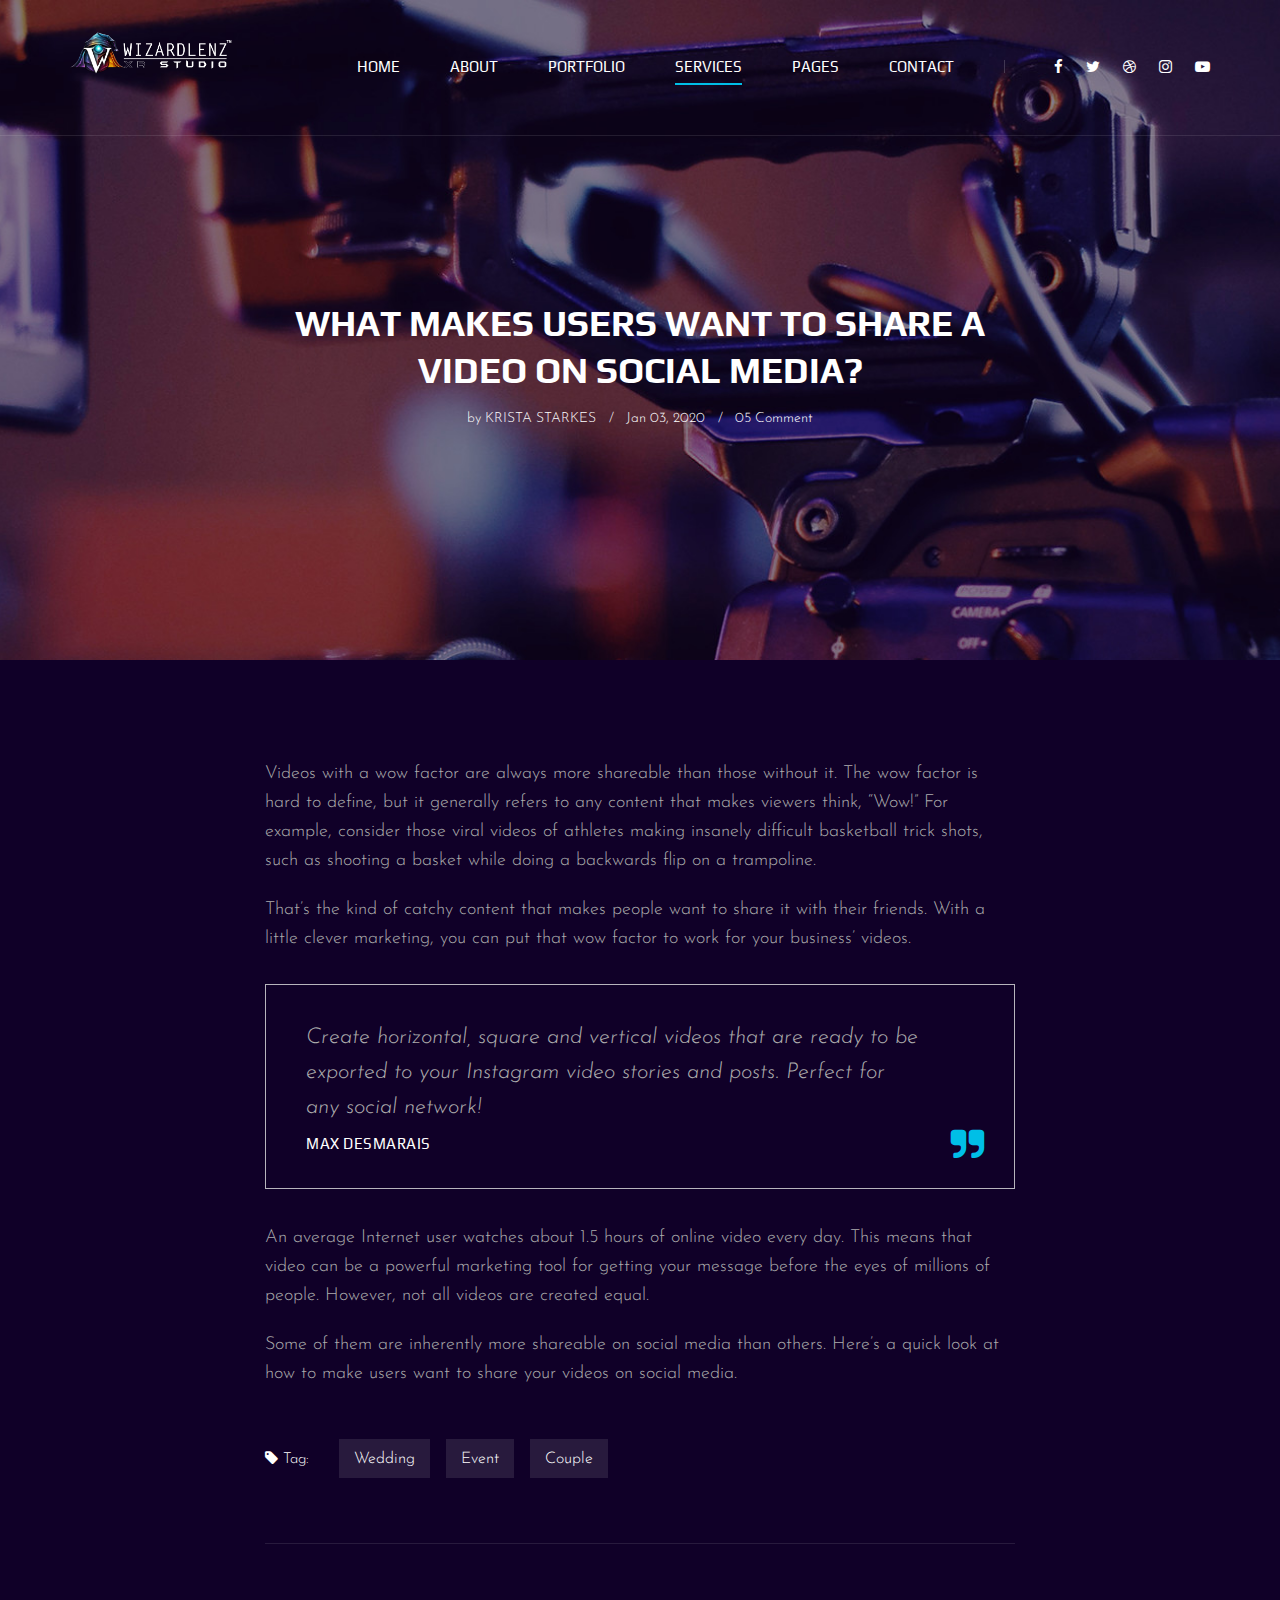
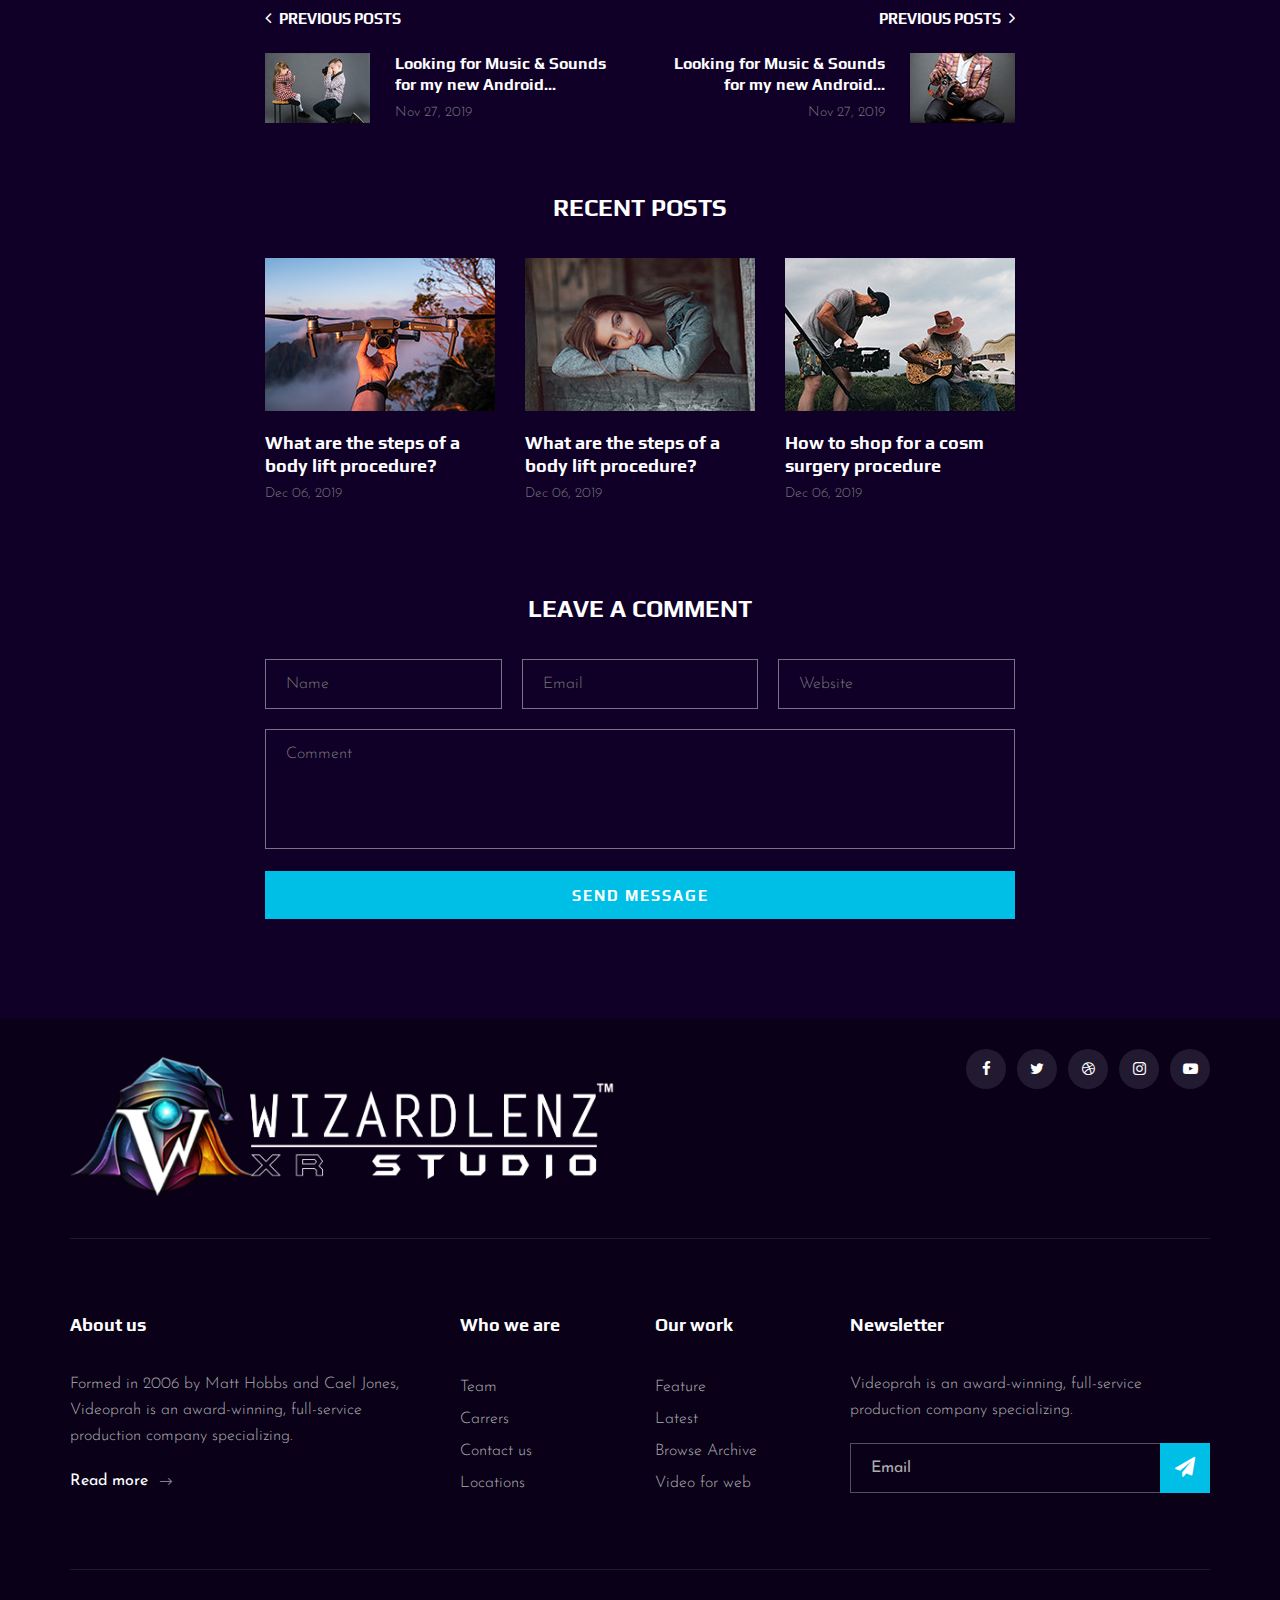
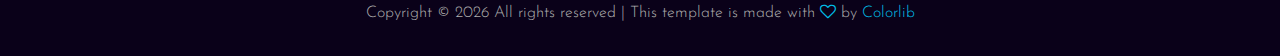
<file: blog-details.html>
<!DOCTYPE html>
<html lang="zxx">

<head>
    <meta charset="UTF-8">
    <meta name="description" content="Videograph Template">
    <meta name="keywords" content="Videograph, unica, creative, html">
    <meta name="viewport" content="width=device-width, initial-scale=1.0">
    <meta http-equiv="X-UA-Compatible" content="ie=edge">
    <title>Videograph | Template</title>

    <!-- Google Font -->
    <link href="https://fonts.googleapis.com/css2?family=Play:wght@400;700&display=swap" rel="stylesheet">
    <link href="https://fonts.googleapis.com/css2?family=Josefin+Sans:wght@300;400;500;600;700&display=swap"
        rel="stylesheet">

    <!-- Css Styles -->
    <link rel="stylesheet" href="css/bootstrap.min.css" type="text/css">
    <link rel="stylesheet" href="css/font-awesome.min.css" type="text/css">
    <link rel="stylesheet" href="css/elegant-icons.css" type="text/css">
    <link rel="stylesheet" href="css/owl.carousel.min.css" type="text/css">
    <link rel="stylesheet" href="css/magnific-popup.css" type="text/css">
    <link rel="stylesheet" href="css/slicknav.min.css" type="text/css">
    <link rel="stylesheet" href="css/style.css" type="text/css">
</head>

<body>
    <!-- Page Preloder -->
    <div id="preloder">
        <div class="loader"></div>
    </div>

    <!-- Header Section Begin -->
    <header class="header">
        <div class="container">
            <div class="row">
                <div class="col-lg-2">
                    <div class="header__logo">
                        <a href="./index.html"><img src="img/logo.png" alt=""></a>
                    </div>
                </div>
                <div class="col-lg-10">
                    <div class="header__nav__option">
                        <nav class="header__nav__menu mobile-menu">
                            <ul>
                                <li><a href="./index.html">Home</a></li>
                                <li><a href="./about.html">About</a></li>
                                <li><a href="./portfolio.html">Portfolio</a></li>
                                <li class="active"><a href="./services.html">Services</a></li>
                                <li><a href="#">Pages</a>
                                    <ul class="dropdown">
                                        <li><a href="./about.html">About</a></li>
                                        <li><a href="./portfolio.html">Portfolio</a></li>
                                        <li><a href="./blog.html">Blog</a></li>
                                        <li><a href="./blog-details.html">Blog Details</a></li>
                                    </ul>
                                </li>
                                <li><a href="./contact.html">Contact</a></li>
                            </ul>
                        </nav>
                        <div class="header__nav__social">
                            <a href="#"><i class="fa fa-facebook"></i></a>
                            <a href="#"><i class="fa fa-twitter"></i></a>
                            <a href="#"><i class="fa fa-dribbble"></i></a>
                            <a href="#"><i class="fa fa-instagram"></i></a>
                            <a href="#"><i class="fa fa-youtube-play"></i></a>
                        </div>
                    </div>
                </div>
            </div>
            <div id="mobile-menu-wrap"></div>
        </div>
    </header>
    <!-- Header End -->

    <!-- Blog Details Hero Begin -->
    <section class="blog-hero spad set-bg" data-setbg="img/blog/blog-hero.jpg">
        <div class="container">
            <div class="row d-flex justify-content-center">
                <div class="col-lg-8">
                    <div class="blog__hero__text">
                        <h2>WHAT MAKES USERS WANT TO SHARE A VIDEO ON SOCIAL MEDIA?</h2>
                        <ul>
                            <li>by <span>Krista Starkes</span></li>
                            <li>Jan 03, 2020</li>
                            <li>05 Comment</li>
                        </ul>
                    </div>
                </div>
            </div>
        </div>
    </section>
    <!-- Blog Details Hero End -->

    <!-- Blog Details Section Begin -->
    <div class="blog-details spad">
        <div class="container">
            <div class="row d-flex justify-content-center">
                <div class="col-lg-8">
                    <div class="blog__details__content">
                        <div class="blog__details__text">
                            <p>Videos with a wow factor are always more shareable than those without it. The wow factor
                                is hard to define, but it generally refers to any content that makes viewers think,
                                “Wow!” For example, consider those viral videos of athletes making insanely difficult
                                basketball trick shots, such as shooting a basket while doing a backwards flip on a
                                trampoline.</p>
                            <p>That’s the kind of catchy content that makes people want to share it with their friends.
                                With a little clever marketing, you can put that wow factor to work for your business’
                                videos.</p>
                        </div>
                        <div class="blog__details__quote">
                            <p>Create horizontal, square and vertical videos that are ready to be exported to your
                                Instagram video stories and posts. Perfect for any social network!</p>
                            <h6>Max Desmarais</h6>
                            <i class="fa fa-quote-right"></i>
                        </div>
                        <div class="blog__details__desc">
                            <p>An average Internet user watches about 1.5 hours of online video every day. This means
                                that video can be a powerful marketing tool for getting your message before the eyes of
                                millions of people. However, not all videos are created equal.</p>
                            <p>Some of them are inherently more shareable on social media than others. Here’s a quick
                                look at how to make users want to share your videos on social media.</p>
                        </div>
                        <div class="blog__details__tags">
                            <span><i class="fa fa-tag"></i> Tag:</span>
                            <a href="#">Wedding</a>
                            <a href="#">Event</a>
                            <a href="#">Couple</a>
                        </div>
                        <div class="blog__details__option">
                            <div class="row">
                                <div class="col-lg-6 col-md-6 col-sm-6">
                                    <a href="#" class="blog__details__option__item">
                                        <h5><i class="fa fa-angle-left"></i> Previous posts</h5>
                                        <div class="blog__details__option__item__img">
                                            <img src="img/blog/prev.jpg" alt="">
                                        </div>
                                        <div class="blog__details__option__item__text">
                                            <h6>Looking for Music & Sounds for my new Android...</h6>
                                            <span>Nov 27, 2019</span>
                                        </div>
                                    </a>
                                </div>
                                <div class="col-lg-6 col-md-6 col-sm-6">
                                    <a href="#" class="blog__details__option__item blog__details__option__item--right">
                                        <h5>Previous posts <i class="fa fa-angle-right"></i></h5>
                                        <div class="blog__details__option__item__img">
                                            <img src="img/blog/next.jpg" alt="">
                                        </div>
                                        <div class="blog__details__option__item__text">
                                            <h6>Looking for Music & Sounds for my new Android...</h6>
                                            <span>Nov 27, 2019</span>
                                        </div>
                                    </a>
                                </div>
                            </div>
                        </div>
                        <div class="blog__details__recent">
                            <h4>Recent Posts</h4>
                            <div class="row">
                                <div class="col-lg-4 col-md-6 col-sm-6">
                                    <div class="blog__details__recent__item">
                                        <img src="img/blog/ri-1.jpg" alt="">
                                        <h5>What are the steps of a body lift procedure?</h5>
                                        <span>Dec 06, 2019</span>
                                    </div>
                                </div>
                                <div class="col-lg-4 col-md-6 col-sm-6">
                                    <div class="blog__details__recent__item">
                                        <img src="img/blog/ri-2.jpg" alt="">
                                        <h5>What are the steps of a body lift procedure?</h5>
                                        <span>Dec 06, 2019</span>
                                    </div>
                                </div>
                                <div class="col-lg-4 col-md-6 col-sm-6">
                                    <div class="blog__details__recent__item">
                                        <img src="img/blog/ri-3.jpg" alt="">
                                        <h5>How to shop for a cosm surgery procedure</h5>
                                        <span>Dec 06, 2019</span>
                                    </div>
                                </div>
                            </div>
                        </div>
                        <div class="blog__details__comment">
                            <h4>Leave a comment</h4>
                            <form action="#">
                                <div class="input__list">
                                    <input type="text" placeholder="Name">
                                    <input type="text" placeholder="Email">
                                    <input type="text" placeholder="Website">
                                </div>
                                <textarea placeholder="Comment"></textarea>
                                <button type="submit" class="site-btn">Send Message</button>
                            </form>
                        </div>
                    </div>
                </div>
            </div>
        </div>
    </div>
    <!-- Blog Details Section End -->

    <!-- Footer Section Begin -->
    <footer class="footer">
        <div class="container">
            <div class="footer__top">
                <div class="row">
                    <div class="col-lg-6 col-md-6">
                        <div class="footer__top__logo">
                            <a href="#"><img src="img/logo.png" alt=""></a>
                        </div>
                    </div>
                    <div class="col-lg-6 col-md-6">
                        <div class="footer__top__social">
                            <a href="#"><i class="fa fa-facebook"></i></a>
                            <a href="#"><i class="fa fa-twitter"></i></a>
                            <a href="#"><i class="fa fa-dribbble"></i></a>
                            <a href="#"><i class="fa fa-instagram"></i></a>
                            <a href="#"><i class="fa fa-youtube-play"></i></a>
                        </div>
                    </div>
                </div>
            </div>
            <div class="footer__option">
                <div class="row">
                    <div class="col-lg-4 col-md-6 col-sm-6">
                        <div class="footer__option__item">
                            <h5>About us</h5>
                            <p>Formed in 2006 by Matt Hobbs and Cael Jones, Videoprah is an award-winning, full-service
                                production company specializing.</p>
                            <a href="#" class="read__more">Read more <span class="arrow_right"></span></a>
                        </div>
                    </div>
                    <div class="col-lg-2 col-md-3 col-sm-3">
                        <div class="footer__option__item">
                            <h5>Who we are</h5>
                            <ul>
                                <li><a href="#">Team</a></li>
                                <li><a href="#">Carrers</a></li>
                                <li><a href="#">Contact us</a></li>
                                <li><a href="#">Locations</a></li>
                            </ul>
                        </div>
                    </div>
                    <div class="col-lg-2 col-md-3 col-sm-3">
                        <div class="footer__option__item">
                            <h5>Our work</h5>
                            <ul>
                                <li><a href="#">Feature</a></li>
                                <li><a href="#">Latest</a></li>
                                <li><a href="#">Browse Archive</a></li>
                                <li><a href="#">Video for web</a></li>
                            </ul>
                        </div>
                    </div>
                    <div class="col-lg-4 col-md-12">
                        <div class="footer__option__item">
                            <h5>Newsletter</h5>
                            <p>Videoprah is an award-winning, full-service production company specializing.</p>
                            <form action="#">
                                <input type="text" placeholder="Email">
                                <button type="submit"><i class="fa fa-send"></i></button>
                            </form>
                        </div>
                    </div>
                </div>
            </div>
            <div class="footer__copyright">
                <div class="row">
                    <div class="col-lg-12 text-center">
                        <!-- Link back to Colorlib can't be removed. Template is licensed under CC BY 3.0. -->
                        <p class="footer__copyright__text">Copyright &copy;
                            <script>
                                document.write(new Date().getFullYear());
                            </script>
                            All rights reserved | This template is made with <i class="fa fa-heart-o"
                                aria-hidden="true"></i> by <a href="https://colorlib.com" target="_blank">Colorlib</a>
                        </p>
                        <!-- Link back to Colorlib can't be removed. Template is licensed under CC BY 3.0. -->
                    </div>
                </div>
            </div>
        </div>
    </footer>
    <!-- Footer Section End -->

    <!-- Js Plugins -->
    <script src="js/jquery-3.3.1.min.js"></script>
    <script src="js/bootstrap.min.js"></script>
    <script src="js/jquery.magnific-popup.min.js"></script>
    <script src="js/mixitup.min.js"></script>
    <script src="js/masonry.pkgd.min.js"></script>
    <script src="js/jquery.slicknav.js"></script>
    <script src="js/owl.carousel.min.js"></script>
    <script src="js/main.js"></script>
</body>

</html>
</file>
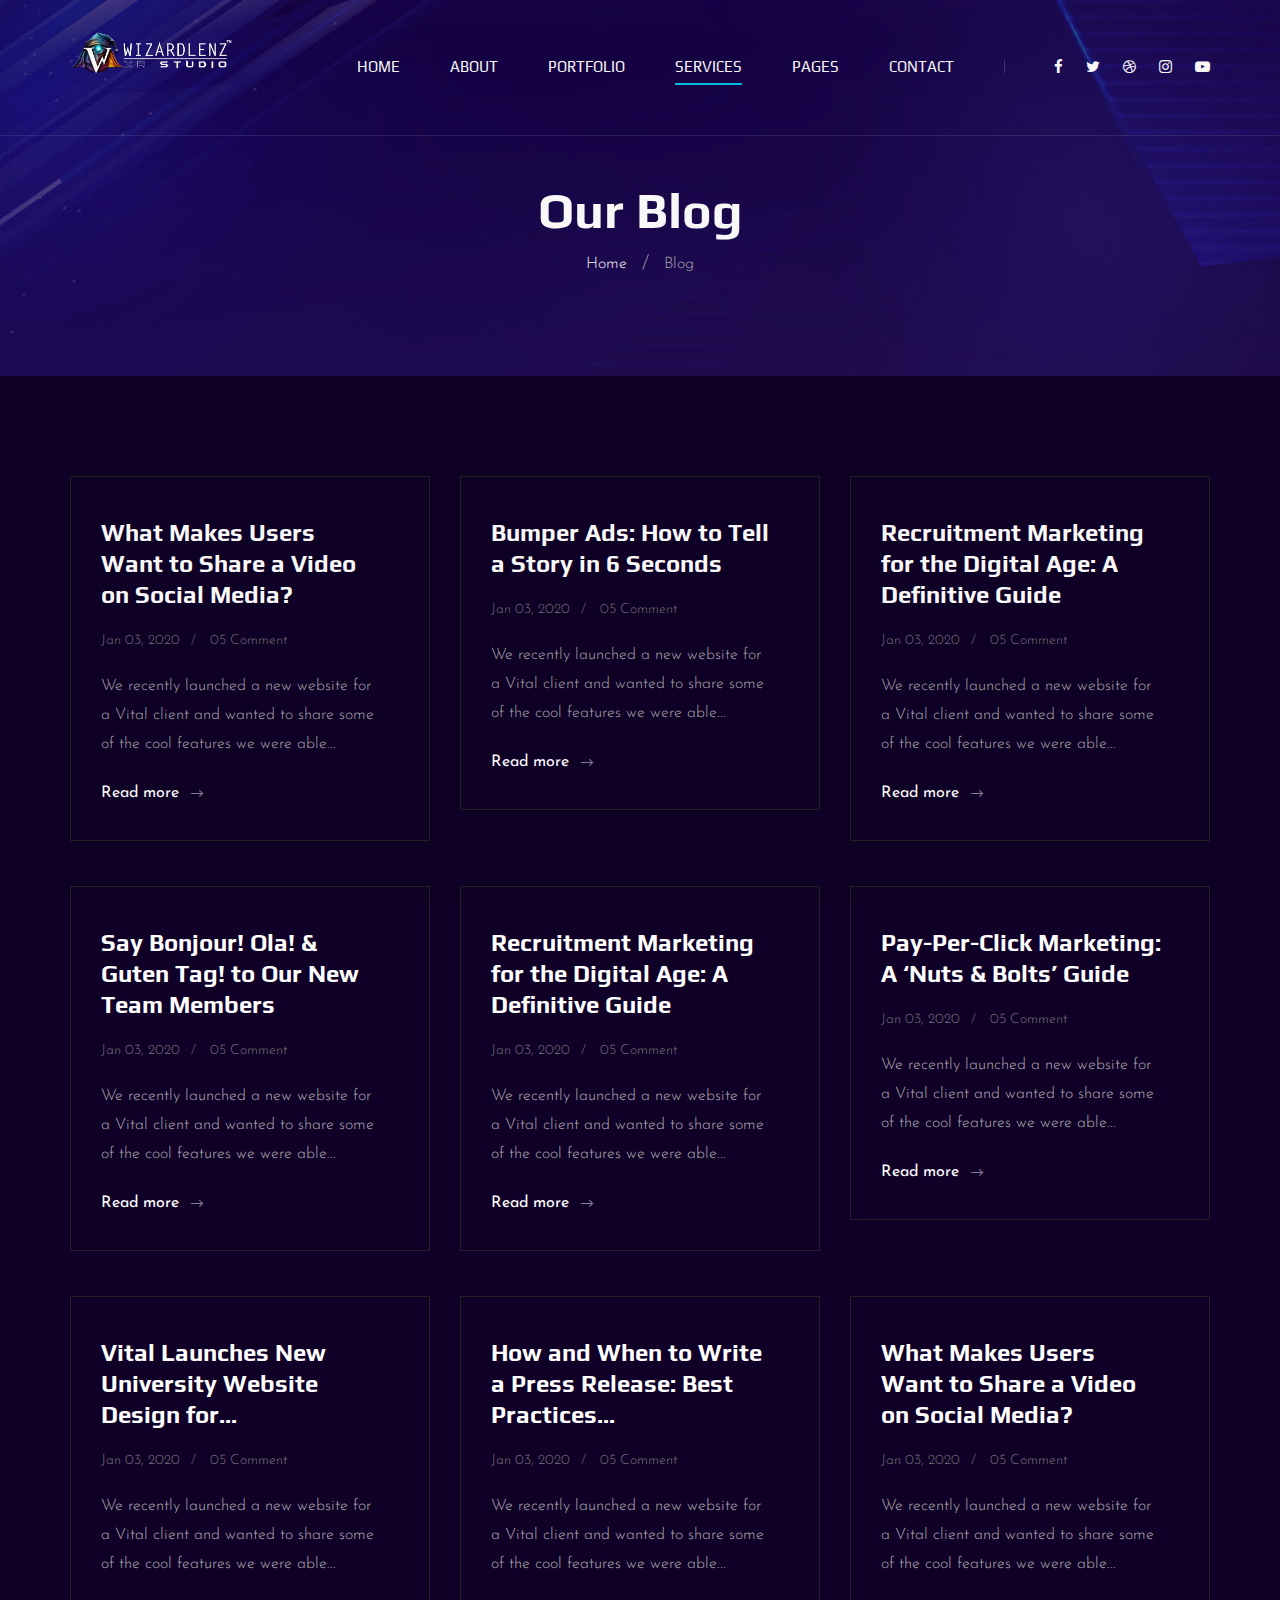
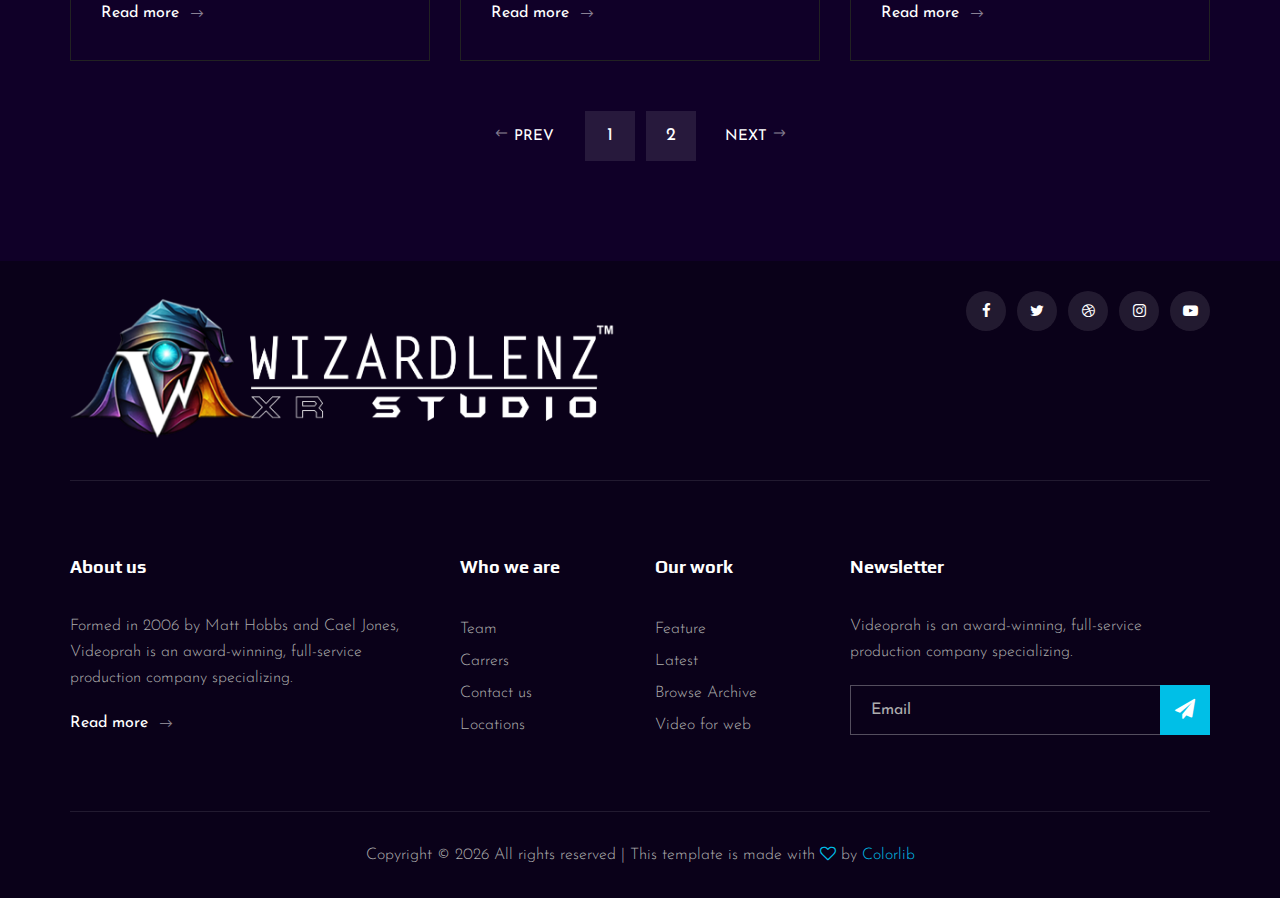
<file: blog.html>
<!DOCTYPE html>
<html lang="zxx">

<head>
    <meta charset="UTF-8">
    <meta name="description" content="Videograph Template">
    <meta name="keywords" content="Videograph, unica, creative, html">
    <meta name="viewport" content="width=device-width, initial-scale=1.0">
    <meta http-equiv="X-UA-Compatible" content="ie=edge">
    <title>Videograph | Template</title>

    <!-- Google Font -->
    <link href="https://fonts.googleapis.com/css2?family=Play:wght@400;700&display=swap" rel="stylesheet">
    <link href="https://fonts.googleapis.com/css2?family=Josefin+Sans:wght@300;400;500;600;700&display=swap"
        rel="stylesheet">

    <!-- Css Styles -->
    <link rel="stylesheet" href="css/bootstrap.min.css" type="text/css">
    <link rel="stylesheet" href="css/font-awesome.min.css" type="text/css">
    <link rel="stylesheet" href="css/elegant-icons.css" type="text/css">
    <link rel="stylesheet" href="css/owl.carousel.min.css" type="text/css">
    <link rel="stylesheet" href="css/magnific-popup.css" type="text/css">
    <link rel="stylesheet" href="css/slicknav.min.css" type="text/css">
    <link rel="stylesheet" href="css/style.css" type="text/css">
</head>

<body>
    <!-- Page Preloder -->
    <div id="preloder">
        <div class="loader"></div>
    </div>

    <!-- Header Section Begin -->
    <header class="header">
        <div class="container">
            <div class="row">
                <div class="col-lg-2">
                    <div class="header__logo">
                        <a href="./index.html"><img src="img/logo.png" alt=""></a>
                    </div>
                </div>
                <div class="col-lg-10">
                    <div class="header__nav__option">
                        <nav class="header__nav__menu mobile-menu">
                            <ul>
                                <li><a href="./index.html">Home</a></li>
                                <li><a href="./about.html">About</a></li>
                                <li><a href="./portfolio.html">Portfolio</a></li>
                                <li class="active"><a href="./services.html">Services</a></li>
                                <li><a href="#">Pages</a>
                                    <ul class="dropdown">
                                        <li><a href="./about.html">About</a></li>
                                        <li><a href="./portfolio.html">Portfolio</a></li>
                                        <li><a href="./blog.html">Blog</a></li>
                                        <li><a href="./blog-details.html">Blog Details</a></li>
                                    </ul>
                                </li>
                                <li><a href="./contact.html">Contact</a></li>
                            </ul>
                        </nav>
                        <div class="header__nav__social">
                            <a href="#"><i class="fa fa-facebook"></i></a>
                            <a href="#"><i class="fa fa-twitter"></i></a>
                            <a href="#"><i class="fa fa-dribbble"></i></a>
                            <a href="#"><i class="fa fa-instagram"></i></a>
                            <a href="#"><i class="fa fa-youtube-play"></i></a>
                        </div>
                    </div>
                </div>
            </div>
            <div id="mobile-menu-wrap"></div>
        </div>
    </header>
    <!-- Header End -->

    <!-- Breadcrumb Begin -->
    <div class="breadcrumb-option spad set-bg" data-setbg="img/breadcrumb-bg.jpg">
        <div class="container">
            <div class="row">
                <div class="col-lg-12 text-center">
                    <div class="breadcrumb__text">
                        <h2>Our Blog</h2>
                        <div class="breadcrumb__links">
                            <a href="#">Home</a>
                            <span>Blog</span>
                        </div>
                    </div>
                </div>
            </div>
        </div>
    </div>
    <!-- Breadcrumb End -->

    <!-- Blog Section Begin -->
    <section class="blog spad">
        <div class="container">
            <div class="row">
                <div class="col-lg-4 col-md-6 col-sm-6">
                    <div class="blog__item">
                        <h4>What Makes Users Want to Share a Video on Social Media?</h4>
                        <ul>
                            <li>Jan 03, 2020</li>
                            <li>05 Comment</li>
                        </ul>
                        <p>We recently launched a new website for a Vital client and wanted to share some of the cool
                            features we were able...</p>
                        <a href="#">Read more <span class="arrow_right"></span></a>
                    </div>
                </div>
                <div class="col-lg-4 col-md-6 col-sm-6">
                    <div class="blog__item">
                        <h4>Bumper Ads: How to Tell a Story in 6 Seconds</h4>
                        <ul>
                            <li>Jan 03, 2020</li>
                            <li>05 Comment</li>
                        </ul>
                        <p>We recently launched a new website for a Vital client and wanted to share some of the cool
                            features we were able...</p>
                        <a href="#">Read more <span class="arrow_right"></span></a>
                    </div>
                </div>
                <div class="col-lg-4 col-md-6 col-sm-6">
                    <div class="blog__item">
                        <h4>Recruitment Marketing for the Digital Age: A Definitive Guide</h4>
                        <ul>
                            <li>Jan 03, 2020</li>
                            <li>05 Comment</li>
                        </ul>
                        <p>We recently launched a new website for a Vital client and wanted to share some of the cool
                            features we were able...</p>
                        <a href="#">Read more <span class="arrow_right"></span></a>
                    </div>
                </div>
                <div class="col-lg-4 col-md-6 col-sm-6">
                    <div class="blog__item">
                        <h4>Say Bonjour! Ola! & Guten Tag! to Our New Team Members</h4>
                        <ul>
                            <li>Jan 03, 2020</li>
                            <li>05 Comment</li>
                        </ul>
                        <p>We recently launched a new website for a Vital client and wanted to share some of the cool
                            features we were able...</p>
                        <a href="#">Read more <span class="arrow_right"></span></a>
                    </div>
                </div>
                <div class="col-lg-4 col-md-6 col-sm-6">
                    <div class="blog__item">
                        <h4>Recruitment Marketing for the Digital Age: A Definitive Guide</h4>
                        <ul>
                            <li>Jan 03, 2020</li>
                            <li>05 Comment</li>
                        </ul>
                        <p>We recently launched a new website for a Vital client and wanted to share some of the cool
                            features we were able...</p>
                        <a href="#">Read more <span class="arrow_right"></span></a>
                    </div>
                </div>
                <div class="col-lg-4 col-md-6 col-sm-6">
                    <div class="blog__item">
                        <h4>Pay-Per-Click Marketing: A ‘Nuts & Bolts’ Guide</h4>
                        <ul>
                            <li>Jan 03, 2020</li>
                            <li>05 Comment</li>
                        </ul>
                        <p>We recently launched a new website for a Vital client and wanted to share some of the cool
                            features we were able...</p>
                        <a href="#">Read more <span class="arrow_right"></span></a>
                    </div>
                </div>
                <div class="col-lg-4 col-md-6 col-sm-6">
                    <div class="blog__item">
                        <h4>Vital Launches New University Website Design for...</h4>
                        <ul>
                            <li>Jan 03, 2020</li>
                            <li>05 Comment</li>
                        </ul>
                        <p>We recently launched a new website for a Vital client and wanted to share some of the cool
                            features we were able...</p>
                        <a href="#">Read more <span class="arrow_right"></span></a>
                    </div>
                </div>
                <div class="col-lg-4 col-md-6 col-sm-6">
                    <div class="blog__item">
                        <h4>How and When to Write a Press Release: Best Practices...</h4>
                        <ul>
                            <li>Jan 03, 2020</li>
                            <li>05 Comment</li>
                        </ul>
                        <p>We recently launched a new website for a Vital client and wanted to share some of the cool
                            features we were able...</p>
                        <a href="#">Read more <span class="arrow_right"></span></a>
                    </div>
                </div>
                <div class="col-lg-4 col-md-6 col-sm-6">
                    <div class="blog__item">
                        <h4>What Makes Users Want to Share a Video on Social Media?</h4>
                        <ul>
                            <li>Jan 03, 2020</li>
                            <li>05 Comment</li>
                        </ul>
                        <p>We recently launched a new website for a Vital client and wanted to share some of the cool
                            features we were able...</p>
                        <a href="#">Read more <span class="arrow_right"></span></a>
                    </div>
                </div>
            </div>
            <div class="row">
                <div class="col-lg-12">
                    <div class="pagination__option blog__pagi">
                        <a href="#" class="arrow__pagination left__arrow"><span class="arrow_left"></span> Prev</a>
                        <a href="#" class="number__pagination">1</a>
                        <a href="#" class="number__pagination">2</a>
                        <a href="#" class="arrow__pagination right__arrow">Next <span class="arrow_right"></span></a>
                    </div>
                </div>
            </div>
        </div>
    </section>
    <!-- Blog Section End -->

    <!-- Footer Section Begin -->
    <footer class="footer">
        <div class="container">
            <div class="footer__top">
                <div class="row">
                    <div class="col-lg-6 col-md-6">
                        <div class="footer__top__logo">
                            <a href="#"><img src="img/logo.png" alt=""></a>
                        </div>
                    </div>
                    <div class="col-lg-6 col-md-6">
                        <div class="footer__top__social">
                            <a href="#"><i class="fa fa-facebook"></i></a>
                            <a href="#"><i class="fa fa-twitter"></i></a>
                            <a href="#"><i class="fa fa-dribbble"></i></a>
                            <a href="#"><i class="fa fa-instagram"></i></a>
                            <a href="#"><i class="fa fa-youtube-play"></i></a>
                        </div>
                    </div>
                </div>
            </div>
            <div class="footer__option">
                <div class="row">
                    <div class="col-lg-4 col-md-6 col-sm-6">
                        <div class="footer__option__item">
                            <h5>About us</h5>
                            <p>Formed in 2006 by Matt Hobbs and Cael Jones, Videoprah is an award-winning, full-service
                                production company specializing.</p>
                            <a href="#" class="read__more">Read more <span class="arrow_right"></span></a>
                        </div>
                    </div>
                    <div class="col-lg-2 col-md-3 col-sm-3">
                        <div class="footer__option__item">
                            <h5>Who we are</h5>
                            <ul>
                                <li><a href="#">Team</a></li>
                                <li><a href="#">Carrers</a></li>
                                <li><a href="#">Contact us</a></li>
                                <li><a href="#">Locations</a></li>
                            </ul>
                        </div>
                    </div>
                    <div class="col-lg-2 col-md-3 col-sm-3">
                        <div class="footer__option__item">
                            <h5>Our work</h5>
                            <ul>
                                <li><a href="#">Feature</a></li>
                                <li><a href="#">Latest</a></li>
                                <li><a href="#">Browse Archive</a></li>
                                <li><a href="#">Video for web</a></li>
                            </ul>
                        </div>
                    </div>
                    <div class="col-lg-4 col-md-12">
                        <div class="footer__option__item">
                            <h5>Newsletter</h5>
                            <p>Videoprah is an award-winning, full-service production company specializing.</p>
                            <form action="#">
                                <input type="text" placeholder="Email">
                                <button type="submit"><i class="fa fa-send"></i></button>
                            </form>
                        </div>
                    </div>
                </div>
            </div>
            <div class="footer__copyright">
                <div class="row">
                    <div class="col-lg-12 text-center">
                        <!-- Link back to Colorlib can't be removed. Template is licensed under CC BY 3.0. -->
                        <p class="footer__copyright__text">Copyright &copy;
                            <script>
                                document.write(new Date().getFullYear());
                            </script>
                            All rights reserved | This template is made with <i class="fa fa-heart-o"
                                aria-hidden="true"></i> by <a href="https://colorlib.com" target="_blank">Colorlib</a>
                        </p>
                        <!-- Link back to Colorlib can't be removed. Template is licensed under CC BY 3.0. -->
                    </div>
                </div>
            </div>
        </div>
    </footer>
    <!-- Footer Section End -->

    <!-- Js Plugins -->
    <script src="js/jquery-3.3.1.min.js"></script>
    <script src="js/bootstrap.min.js"></script>
    <script src="js/jquery.magnific-popup.min.js"></script>
    <script src="js/mixitup.min.js"></script>
    <script src="js/masonry.pkgd.min.js"></script>
    <script src="js/jquery.slicknav.js"></script>
    <script src="js/owl.carousel.min.js"></script>
    <script src="js/main.js"></script>
</body>

</html>
</file>
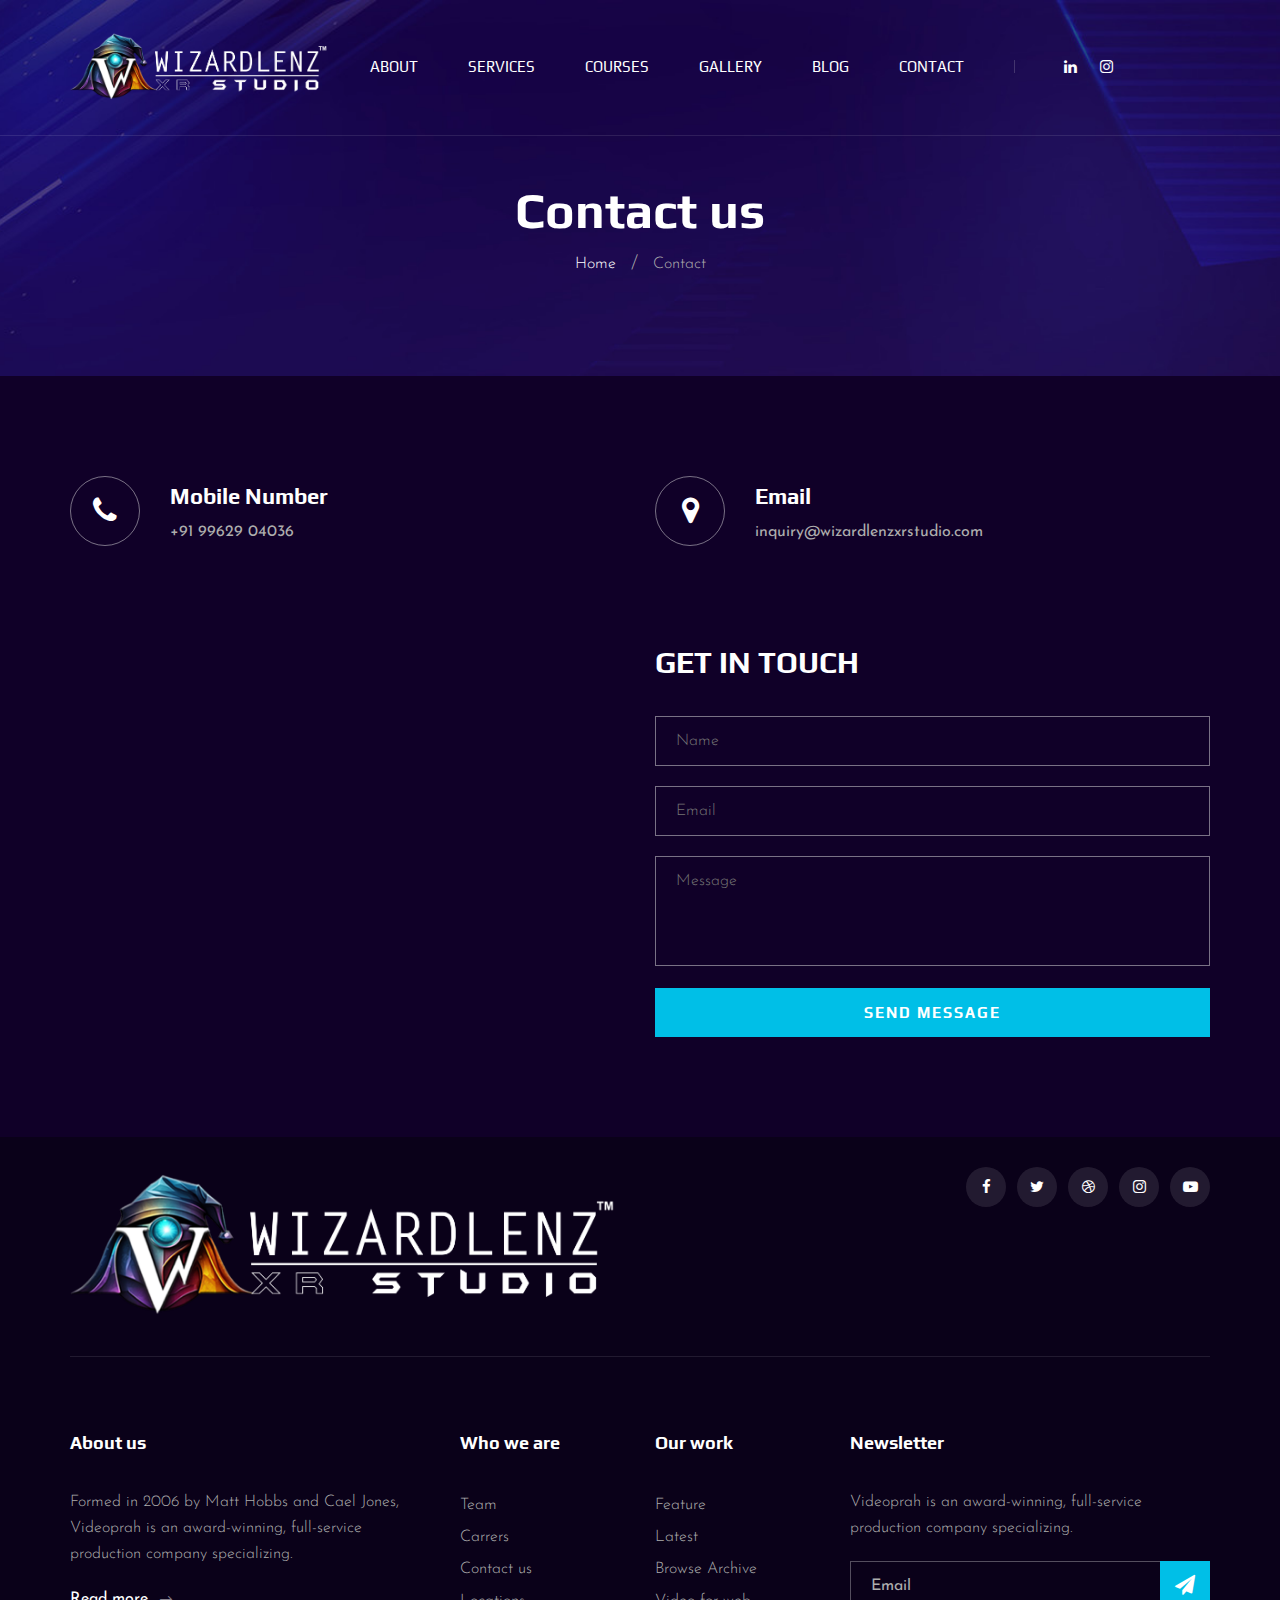
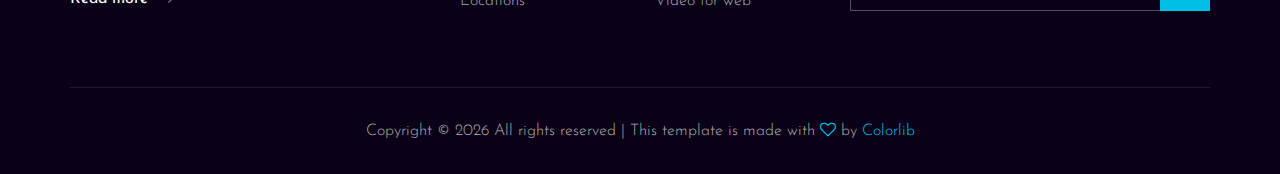
<file: contact.html>
<!DOCTYPE html>
<html lang="zxx">

<head>
    <meta charset="UTF-8">
    <meta name="description" content="Wizardlenz XR Studio">
    <meta name="keywords" content="Wizardlenz XR Studio">
    <meta name="viewport" content="width=device-width, initial-scale=1.0">
    <meta http-equiv="X-UA-Compatible" content="ie=edge">
    <title>Wizardlenz XR Studio</title>

    <!-- Google Font -->
    <link href="https://fonts.googleapis.com/css2?family=Play:wght@400;700&display=swap" rel="stylesheet">
    <link href="https://fonts.googleapis.com/css2?family=Josefin+Sans:wght@300;400;500;600;700&display=swap"
        rel="stylesheet">

    <!-- Css Styles -->
    <link rel="stylesheet" href="css/bootstrap.min.css" type="text/css">
    <link rel="stylesheet" href="css/font-awesome.min.css" type="text/css">
    <link rel="stylesheet" href="css/elegant-icons.css" type="text/css">
    <link rel="stylesheet" href="css/owl.carousel.min.css" type="text/css">
    <link rel="stylesheet" href="css/magnific-popup.css" type="text/css">
    <link rel="stylesheet" href="css/slicknav.min.css" type="text/css">
    <link rel="stylesheet" href="css/style.css" type="text/css">
</head>

<body>
    <!-- Page Preloder -->
    <div id="preloder">
        <div class="loader"></div>
    </div>

    <!-- Header Section Begin -->
    <header class="header">
        <div class="container">
            <div class="row">
                <div class="col-lg-3">
                    <div class="header__logo">
                        <a href="./index.html"><img src="img/logo.png" alt=""></a>
                    </div>
                </div>
                <div class="col-lg-8">
                    <div class="header__nav__option">
                        <nav class="header__nav__menu mobile-menu">
                            <ul>
                                <li><a href="./about.html">About</a></li>
                                <li><a href="./services.html">Services</a></li>
                                <li><a href="#">Courses</a>
                                    <ul class="dropdown">
                                        <li><a href="./course1.html">Course 1</a></li>
                                        <li><a href="./course2.html">Course 2</a></li>
                                        <li><a href="./course3.html">Course 3</a></li>
                                    </ul>
                                </li>
                                <li><a href="./gallery.html">Gallery</a></li>
                                <li><a href="./blog.html">Blog</a></li>
                                
                                                                
                                <li><a href="./contact.html">Contact</a></li>
                            </ul>
                        </nav>
                        <div class="header__nav__social">
                            <a href="https://www.linkedin.com/company/wizardlenz-xr-studio/?viewAsMember=true"><i class="fa fa-linkedin"></i></a>
                            <a href="https://www.instagram.com/wizardlenz.xr_studio?utm_source=ig_web_button_share_sheet&igsh=ZDNlZDc0MzIxNw%3D%3D"><i class="fa fa-instagram"></i></a>
                        </div>
                    </div>
                </div>
            </div>
            <div id="mobile-menu-wrap"></div>
        </div>
    </header>
    <!-- Header End -->

    <!-- Breadcrumb Begin -->
    <div class="breadcrumb-option spad set-bg" data-setbg="img/breadcrumb-bg.jpg">
        <div class="container">
            <div class="row">
                <div class="col-lg-12 text-center">
                    <div class="breadcrumb__text">
                        <h2>Contact us</h2>
                        <div class="breadcrumb__links">
                            <a href="#">Home</a>
                            <span>Contact</span>
                        </div>
                    </div>
                </div>
            </div>
        </div>
    </div>
    <!-- Breadcrumb End -->

    <!-- Contact Widget Section Begin -->
    <section class="contact-widget spad">
        <div class="container">
            <div class="row">                
                <div class="col-lg-6 col-md-6">
                    <div class="contact__widget__item">
                        <div class="contact__widget__item__icon">
                            <i class="fa fa-phone"></i>
                        </div>
                        <div class="contact__widget__item__text">
                            <h4>Mobile Number</h4>
                            <p>+91 99629 04036</p>
                        </div>
                    </div>
                </div>
                <div class="col-lg-6 col-md-6">
                    <div class="contact__widget__item">
                        <div class="contact__widget__item__icon">
                            <i class="fa fa-map-marker"></i>
                        </div>
                        <div class="contact__widget__item__text">
                            <h4>Email</h4>
                            <p>inquiry@wizardlenzxrstudio.com</p>
                        </div>
                    </div>
                </div>
            </div>
        </div>
    </section>
    <!-- Contact Widget Section End -->

    <!-- Call To Action Section Begin -->
    <section class="contact spad">
        <div class="container">
            
            <div class="row">
                
                <div class="col-lg-6 col-md-6">
                    <div class="contact__map">
                        <iframe src='https://my.spline.design/getintouchrobotwebsite-1430766ade7fccbe1c06c0a83c6a83d1/' frameborder='0' width='100%' height='100%'></iframe>
                    </div>
                </div>
                <div class="col-lg-6 col-md-6">
                    <div class="contact__form">
                        <h3>Get in touch</h3>
                        <form action="#">
                            <input type="text" placeholder="Name">
                            <input type="text" placeholder="Email">
                            <textarea placeholder="Message"></textarea>
                            <button type="submit" class="site-btn">Send Message</button>
                        </form>
                    </div>
                </div>
            </div>
        </div>
    </section>
    <!-- Call To Action Section End -->

    <!-- Footer Section Begin -->
    <footer class="footer">
        <div class="container">
            <div class="footer__top">
                <div class="row">
                    <div class="col-lg-6 col-md-6">
                        <div class="footer__top__logo">
                            <a href="#"><img src="img/logo.png" alt=""></a>
                        </div>
                    </div>
                    <div class="col-lg-6 col-md-6">
                        <div class="footer__top__social">
                            <a href="#"><i class="fa fa-facebook"></i></a>
                            <a href="#"><i class="fa fa-twitter"></i></a>
                            <a href="#"><i class="fa fa-dribbble"></i></a>
                            <a href="#"><i class="fa fa-instagram"></i></a>
                            <a href="#"><i class="fa fa-youtube-play"></i></a>
                        </div>
                    </div>
                </div>
            </div>
            <div class="footer__option">
                <div class="row">
                    <div class="col-lg-4 col-md-6">
                        <div class="footer__option__item">
                            <h5>About us</h5>
                            <p>Formed in 2006 by Matt Hobbs and Cael Jones, Videoprah is an award-winning, full-service
                                production company specializing.</p>
                            <a href="#" class="read__more">Read more <span class="arrow_right"></span></a>
                        </div>
                    </div>
                    <div class="col-lg-2 col-md-3">
                        <div class="footer__option__item">
                            <h5>Who we are</h5>
                            <ul>
                                <li><a href="#">Team</a></li>
                                <li><a href="#">Carrers</a></li>
                                <li><a href="#">Contact us</a></li>
                                <li><a href="#">Locations</a></li>
                            </ul>
                        </div>
                    </div>
                    <div class="col-lg-2 col-md-3">
                        <div class="footer__option__item">
                            <h5>Our work</h5>
                            <ul>
                                <li><a href="#">Feature</a></li>
                                <li><a href="#">Latest</a></li>
                                <li><a href="#">Browse Archive</a></li>
                                <li><a href="#">Video for web</a></li>
                            </ul>
                        </div>
                    </div>
                    <div class="col-lg-4 col-md-12">
                        <div class="footer__option__item">
                            <h5>Newsletter</h5>
                            <p>Videoprah is an award-winning, full-service production company specializing.</p>
                            <form action="#">
                                <input type="text" placeholder="Email">
                                <button type="submit"><i class="fa fa-send"></i></button>
                            </form>
                        </div>
                    </div>
                </div>
            </div>
            <div class="footer__copyright">
                <div class="row">
                    <div class="col-lg-12 text-center">
                        <!-- Link back to Colorlib can't be removed. Template is licensed under CC BY 3.0. -->
                        <p class="footer__copyright__text">Copyright &copy;
                            <script>
                                document.write(new Date().getFullYear());
                            </script>
                            All rights reserved | This template is made with <i class="fa fa-heart-o"
                                aria-hidden="true"></i> by <a href="https://colorlib.com" target="_blank">Colorlib</a>
                        </p>
                        <!-- Link back to Colorlib can't be removed. Template is licensed under CC BY 3.0. -->
                    </div>
                </div>
            </div>
        </div>
    </footer>
    <!-- Footer Section End -->

    <!-- Js Plugins -->
    <script src="js/jquery-3.3.1.min.js"></script>
    <script src="js/bootstrap.min.js"></script>
    <script src="js/jquery.magnific-popup.min.js"></script>
    <script src="js/mixitup.min.js"></script>
    <script src="js/masonry.pkgd.min.js"></script>
    <script src="js/jquery.slicknav.js"></script>
    <script src="js/owl.carousel.min.js"></script>
    <script src="js/main.js"></script>
</body>

</html>
</file>
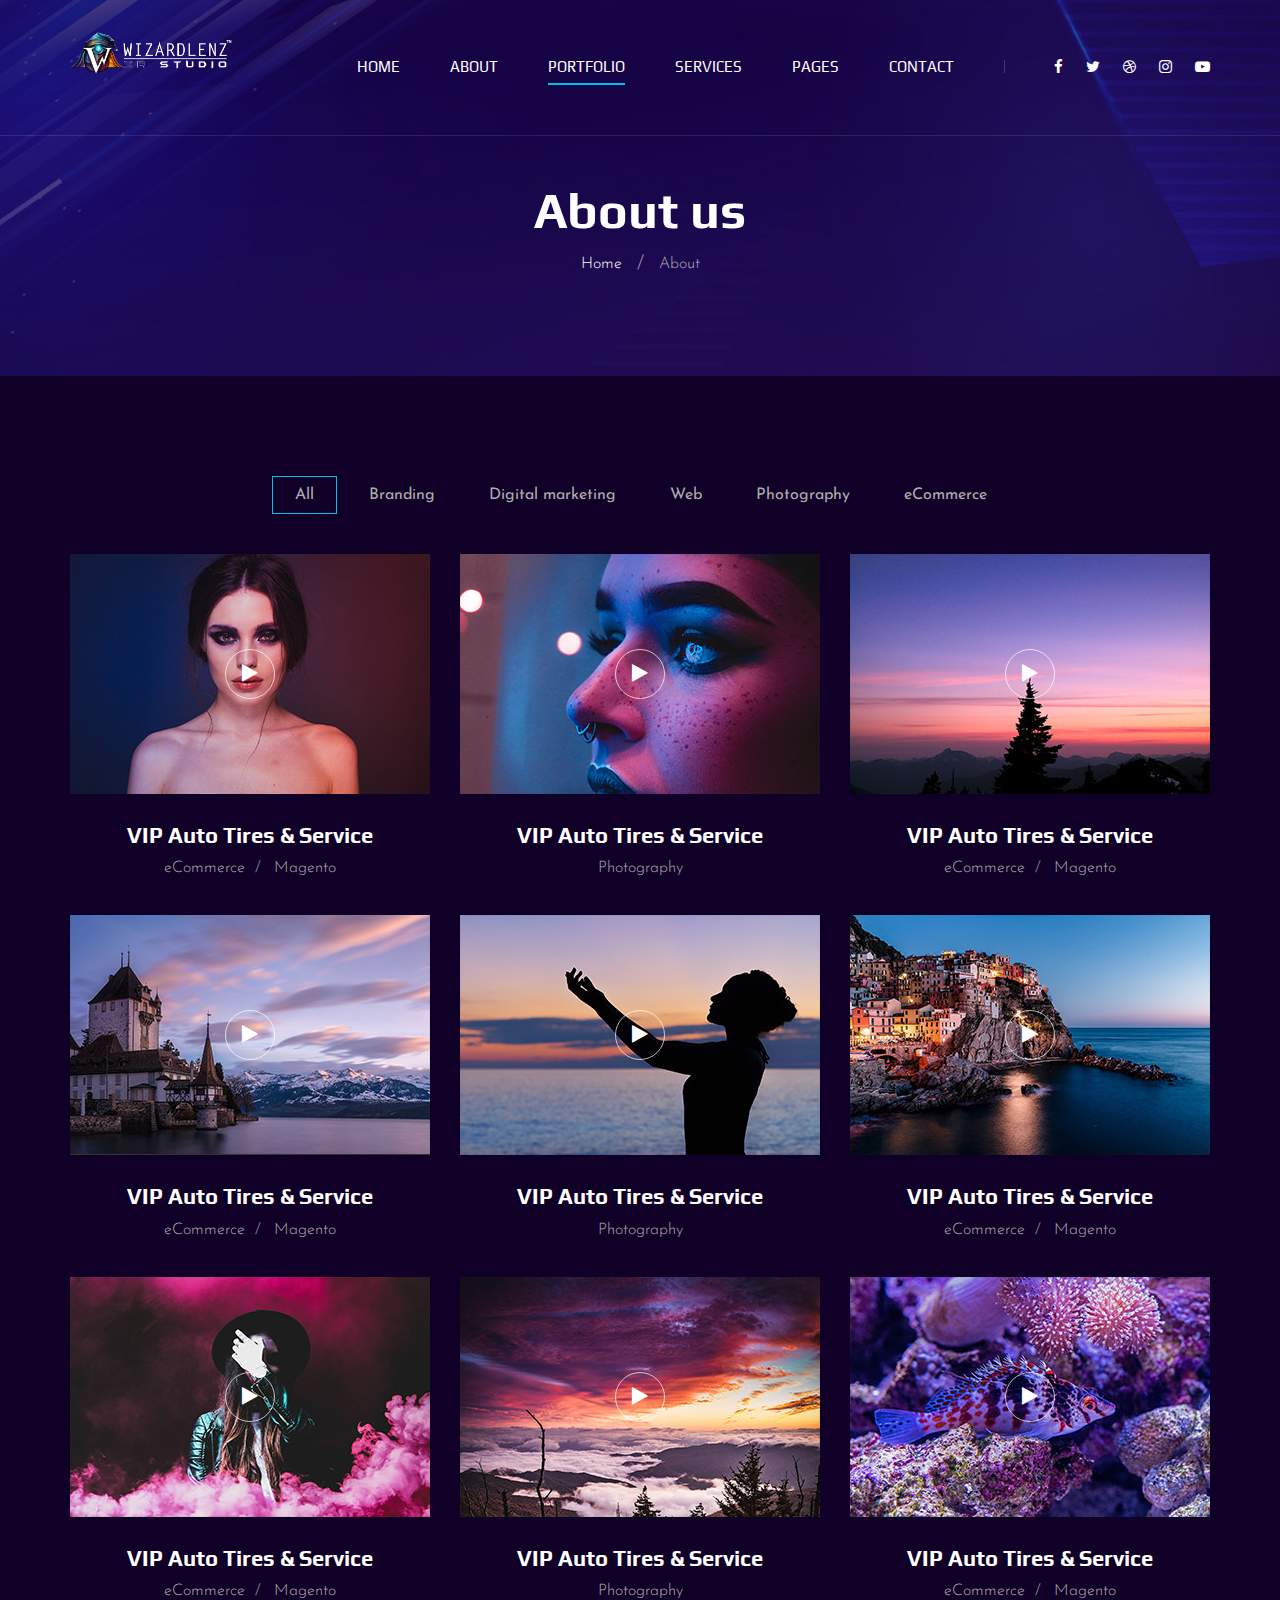
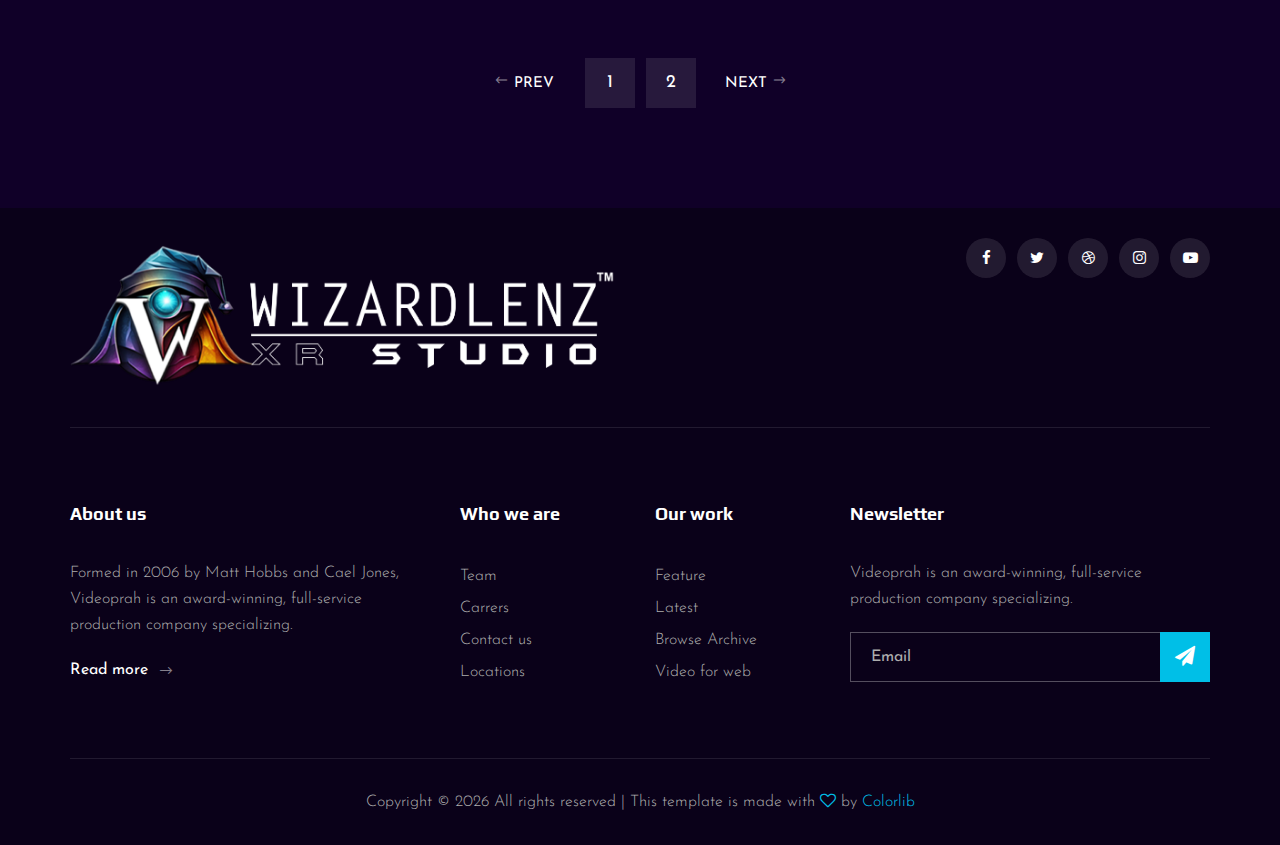
<file: gallery.html>
<!DOCTYPE html>
<html lang="zxx">

<head>
    <meta charset="UTF-8">
    <meta name="description" content="Videograph Template">
    <meta name="keywords" content="Videograph, unica, creative, html">
    <meta name="viewport" content="width=device-width, initial-scale=1.0">
    <meta http-equiv="X-UA-Compatible" content="ie=edge">
    <title>Videograph | Template</title>

    <!-- Google Font -->
    <link href="https://fonts.googleapis.com/css2?family=Play:wght@400;700&display=swap" rel="stylesheet">
    <link href="https://fonts.googleapis.com/css2?family=Josefin+Sans:wght@300;400;500;600;700&display=swap"
        rel="stylesheet">

    <!-- Css Styles -->
    <link rel="stylesheet" href="css/bootstrap.min.css" type="text/css">
    <link rel="stylesheet" href="css/font-awesome.min.css" type="text/css">
    <link rel="stylesheet" href="css/elegant-icons.css" type="text/css">
    <link rel="stylesheet" href="css/owl.carousel.min.css" type="text/css">
    <link rel="stylesheet" href="css/magnific-popup.css" type="text/css">
    <link rel="stylesheet" href="css/slicknav.min.css" type="text/css">
    <link rel="stylesheet" href="css/style.css" type="text/css">
</head>

<body>
    <!-- Page Preloder -->
    <div id="preloder">
        <div class="loader"></div>
    </div>

    <!-- Header Section Begin -->
    <header class="header">
        <div class="container">
            <div class="row">
                <div class="col-lg-2">
                    <div class="header__logo">
                        <a href="./index.html"><img src="img/logo.png" alt=""></a>
                    </div>
                </div>
                <div class="col-lg-10">
                    <div class="header__nav__option">
                        <nav class="header__nav__menu mobile-menu">
                            <ul>
                                <li><a href="./index.html">Home</a></li>
                                <li><a href="./about.html">About</a></li>
                                <li class="active"><a href="./portfolio.html">Portfolio</a></li>
                                <li><a href="./services.html">Services</a></li>
                                <li><a href="#">Pages</a>
                                    <ul class="dropdown">
                                        <li><a href="./about.html">About</a></li>
                                        <li><a href="./portfolio.html">Portfolio</a></li>
                                        <li><a href="./blog.html">Blog</a></li>
                                        <li><a href="./blog-details.html">Blog Details</a></li>
                                    </ul>
                                </li>
                                <li><a href="./contact.html">Contact</a></li>
                            </ul>
                        </nav>
                        <div class="header__nav__social">
                            <a href="#"><i class="fa fa-facebook"></i></a>
                            <a href="#"><i class="fa fa-twitter"></i></a>
                            <a href="#"><i class="fa fa-dribbble"></i></a>
                            <a href="#"><i class="fa fa-instagram"></i></a>
                            <a href="#"><i class="fa fa-youtube-play"></i></a>
                        </div>
                    </div>
                </div>
            </div>
            <div id="mobile-menu-wrap"></div>
        </div>
    </header>
    <!-- Header End -->

    <!-- Breadcrumb Begin -->
    <div class="breadcrumb-option spad set-bg" data-setbg="img/breadcrumb-bg.jpg">
        <div class="container">
            <div class="row">
                <div class="col-lg-12 text-center">
                    <div class="breadcrumb__text">
                        <h2>About us</h2>
                        <div class="breadcrumb__links">
                            <a href="#">Home</a>
                            <span>About</span>
                        </div>
                    </div>
                </div>
            </div>
        </div>
    </div>
    <!-- Breadcrumb End -->

    <!-- Portfolio Section Begin -->
    <section class="portfolio spad">
        <div class="container">
            <div class="row">
                <div class="col-lg-12">
                    <ul class="portfolio__filter">
                        <li class="active" data-filter="*">All</li>
                        <li data-filter=".branding">Branding</li>
                        <li data-filter=".digital-marketing">Digital marketing</li>
                        <li data-filter=".web">Web</li>
                        <li data-filter=".photography">Photography</li>
                        <li data-filter=" .ecommerce">eCommerce</li>
                    </ul>
                </div>
            </div>
            <div class="row portfolio__gallery">
                <div class="col-lg-4 col-md-6 col-sm-6 mix branding">
                    <div class="portfolio__item">
                        <div class="portfolio__item__video set-bg" data-setbg="img/portfolio/portfolio-1.jpg">
                            <a href="https://www.youtube.com/watch?v=LXb3EKWsInQ" class="play-btn video-popup"><i
                                    class="fa fa-play"></i></a>
                        </div>
                        <div class="portfolio__item__text">
                            <h4>VIP Auto Tires & Service</h4>
                            <ul>
                                <li>eCommerce</li>
                                <li>Magento</li>
                            </ul>
                        </div>
                    </div>
                </div>
                <div class="col-lg-4 col-md-6 col-sm-6 mix digital-marketing">
                    <div class="portfolio__item">
                        <div class="portfolio__item__video set-bg" data-setbg="img/portfolio/portfolio-2.jpg">
                            <a href="https://www.youtube.com/watch?v=LXb3EKWsInQ" class="play-btn video-popup"><i
                                    class="fa fa-play"></i></a>
                        </div>
                        <div class="portfolio__item__text">
                            <h4>VIP Auto Tires & Service</h4>
                            <span>Photography</span>
                        </div>
                    </div>
                </div>
                <div class="col-lg-4 col-md-6 col-sm-6 mix web">
                    <div class="portfolio__item">
                        <div class="portfolio__item__video set-bg" data-setbg="img/portfolio/portfolio-3.jpg">
                            <a href="https://www.youtube.com/watch?v=LXb3EKWsInQ" class="play-btn video-popup"><i
                                    class="fa fa-play"></i></a>
                        </div>
                        <div class="portfolio__item__text">
                            <h4>VIP Auto Tires & Service</h4>
                            <ul>
                                <li>eCommerce</li>
                                <li>Magento</li>
                            </ul>
                        </div>
                    </div>
                </div>
                <div class="col-lg-4 col-md-6 col-sm-6 mix photography">
                    <div class="portfolio__item">
                        <div class="portfolio__item__video set-bg" data-setbg="img/portfolio/portfolio-4.jpg">
                            <a href="https://www.youtube.com/watch?v=LXb3EKWsInQ" class="play-btn video-popup"><i
                                    class="fa fa-play"></i></a>
                        </div>
                        <div class="portfolio__item__text">
                            <h4>VIP Auto Tires & Service</h4>
                            <ul>
                                <li>eCommerce</li>
                                <li>Magento</li>
                            </ul>
                        </div>
                    </div>
                </div>
                <div class="col-lg-4 col-md-6 col-sm-6 mix ecommerce">
                    <div class="portfolio__item">
                        <div class="portfolio__item__video set-bg" data-setbg="img/portfolio/portfolio-5.jpg">
                            <a href="https://www.youtube.com/watch?v=LXb3EKWsInQ" class="play-btn video-popup"><i
                                    class="fa fa-play"></i></a>
                        </div>
                        <div class="portfolio__item__text">
                            <h4>VIP Auto Tires & Service</h4>
                            <span>Photography</span>
                        </div>
                    </div>
                </div>
                <div class="col-lg-4 col-md-6 col-sm-6 mix branding">
                    <div class="portfolio__item">
                        <div class="portfolio__item__video set-bg" data-setbg="img/portfolio/portfolio-6.jpg">
                            <a href="https://www.youtube.com/watch?v=LXb3EKWsInQ" class="play-btn video-popup"><i
                                    class="fa fa-play"></i></a>
                        </div>
                        <div class="portfolio__item__text">
                            <h4>VIP Auto Tires & Service</h4>
                            <ul>
                                <li>eCommerce</li>
                                <li>Magento</li>
                            </ul>
                        </div>
                    </div>
                </div>
                <div class="col-lg-4 col-md-6 col-sm-6 mix web">
                    <div class="portfolio__item">
                        <div class="portfolio__item__video set-bg" data-setbg="img/portfolio/portfolio-7.jpg">
                            <a href="https://www.youtube.com/watch?v=LXb3EKWsInQ" class="play-btn video-popup"><i
                                    class="fa fa-play"></i></a>
                        </div>
                        <div class="portfolio__item__text">
                            <h4>VIP Auto Tires & Service</h4>
                            <ul>
                                <li>eCommerce</li>
                                <li>Magento</li>
                            </ul>
                        </div>
                    </div>
                </div>
                <div class="col-lg-4 col-md-6 col-sm-6 mix photography">
                    <div class="portfolio__item">
                        <div class="portfolio__item__video set-bg" data-setbg="img/portfolio/portfolio-8.jpg">
                            <a href="https://www.youtube.com/watch?v=LXb3EKWsInQ" class="play-btn video-popup"><i
                                    class="fa fa-play"></i></a>
                        </div>
                        <div class="portfolio__item__text">
                            <h4>VIP Auto Tires & Service</h4>
                            <span>Photography</span>
                        </div>
                    </div>
                </div>
                <div class="col-lg-4 col-md-6 col-sm-6 mix ecommerce">
                    <div class="portfolio__item">
                        <div class="portfolio__item__video set-bg" data-setbg="img/portfolio/portfolio-9.jpg">
                            <a href="https://www.youtube.com/watch?v=LXb3EKWsInQ" class="play-btn video-popup"><i
                                    class="fa fa-play"></i></a>
                        </div>
                        <div class="portfolio__item__text">
                            <h4>VIP Auto Tires & Service</h4>
                            <ul>
                                <li>eCommerce</li>
                                <li>Magento</li>
                            </ul>
                        </div>
                    </div>
                </div>
            </div>
            <div class="row">
                <div class="col-lg-12">
                    <div class="pagination__option">
                        <a href="#" class="arrow__pagination left__arrow"><span class="arrow_left"></span> Prev</a>
                        <a href="#" class="number__pagination">1</a>
                        <a href="#" class="number__pagination">2</a>
                        <a href="#" class="arrow__pagination right__arrow">Next <span class="arrow_right"></span></a>
                    </div>
                </div>
            </div>
        </div>
    </section>
    <!-- Portfolio Section End -->

    <!-- Footer Section Begin -->
    <footer class="footer">
        <div class="container">
            <div class="footer__top">
                <div class="row">
                    <div class="col-lg-6 col-md-6">
                        <div class="footer__top__logo">
                            <a href="#"><img src="img/logo.png" alt=""></a>
                        </div>
                    </div>
                    <div class="col-lg-6 col-md-6">
                        <div class="footer__top__social">
                            <a href="#"><i class="fa fa-facebook"></i></a>
                            <a href="#"><i class="fa fa-twitter"></i></a>
                            <a href="#"><i class="fa fa-dribbble"></i></a>
                            <a href="#"><i class="fa fa-instagram"></i></a>
                            <a href="#"><i class="fa fa-youtube-play"></i></a>
                        </div>
                    </div>
                </div>
            </div>
            <div class="footer__option">
                <div class="row">
                    <div class="col-lg-4 col-md-6 col-sm-6">
                        <div class="footer__option__item">
                            <h5>About us</h5>
                            <p>Formed in 2006 by Matt Hobbs and Cael Jones, Videoprah is an award-winning, full-service
                                production company specializing.</p>
                            <a href="#" class="read__more">Read more <span class="arrow_right"></span></a>
                        </div>
                    </div>
                    <div class="col-lg-2 col-md-3 col-sm-3">
                        <div class="footer__option__item">
                            <h5>Who we are</h5>
                            <ul>
                                <li><a href="#">Team</a></li>
                                <li><a href="#">Carrers</a></li>
                                <li><a href="#">Contact us</a></li>
                                <li><a href="#">Locations</a></li>
                            </ul>
                        </div>
                    </div>
                    <div class="col-lg-2 col-md-3 col-sm-3">
                        <div class="footer__option__item">
                            <h5>Our work</h5>
                            <ul>
                                <li><a href="#">Feature</a></li>
                                <li><a href="#">Latest</a></li>
                                <li><a href="#">Browse Archive</a></li>
                                <li><a href="#">Video for web</a></li>
                            </ul>
                        </div>
                    </div>
                    <div class="col-lg-4 col-md-12">
                        <div class="footer__option__item">
                            <h5>Newsletter</h5>
                            <p>Videoprah is an award-winning, full-service production company specializing.</p>
                            <form action="#">
                                <input type="text" placeholder="Email">
                                <button type="submit"><i class="fa fa-send"></i></button>
                            </form>
                        </div>
                    </div>
                </div>
            </div>
            <div class="footer__copyright">
                <div class="row">
                    <div class="col-lg-12 text-center">
                        <!-- Link back to Colorlib can't be removed. Template is licensed under CC BY 3.0. -->
                        <p class="footer__copyright__text">Copyright &copy;
                            <script>
                                document.write(new Date().getFullYear());
                            </script>
                            All rights reserved | This template is made with <i class="fa fa-heart-o"
                                aria-hidden="true"></i> by <a href="https://colorlib.com" target="_blank">Colorlib</a>
                        </p>
                        <!-- Link back to Colorlib can't be removed. Template is licensed under CC BY 3.0. -->
                    </div>
                </div>
            </div>
        </div>
    </footer>
    <!-- Footer Section End -->

    <!-- Js Plugins -->
    <script src="js/jquery-3.3.1.min.js"></script>
    <script src="js/bootstrap.min.js"></script>
    <script src="js/jquery.magnific-popup.min.js"></script>
    <script src="js/mixitup.min.js"></script>
    <script src="js/masonry.pkgd.min.js"></script>
    <script src="js/jquery.slicknav.js"></script>
    <script src="js/owl.carousel.min.js"></script>
    <script src="js/main.js"></script>
</body>

</html>
</file>
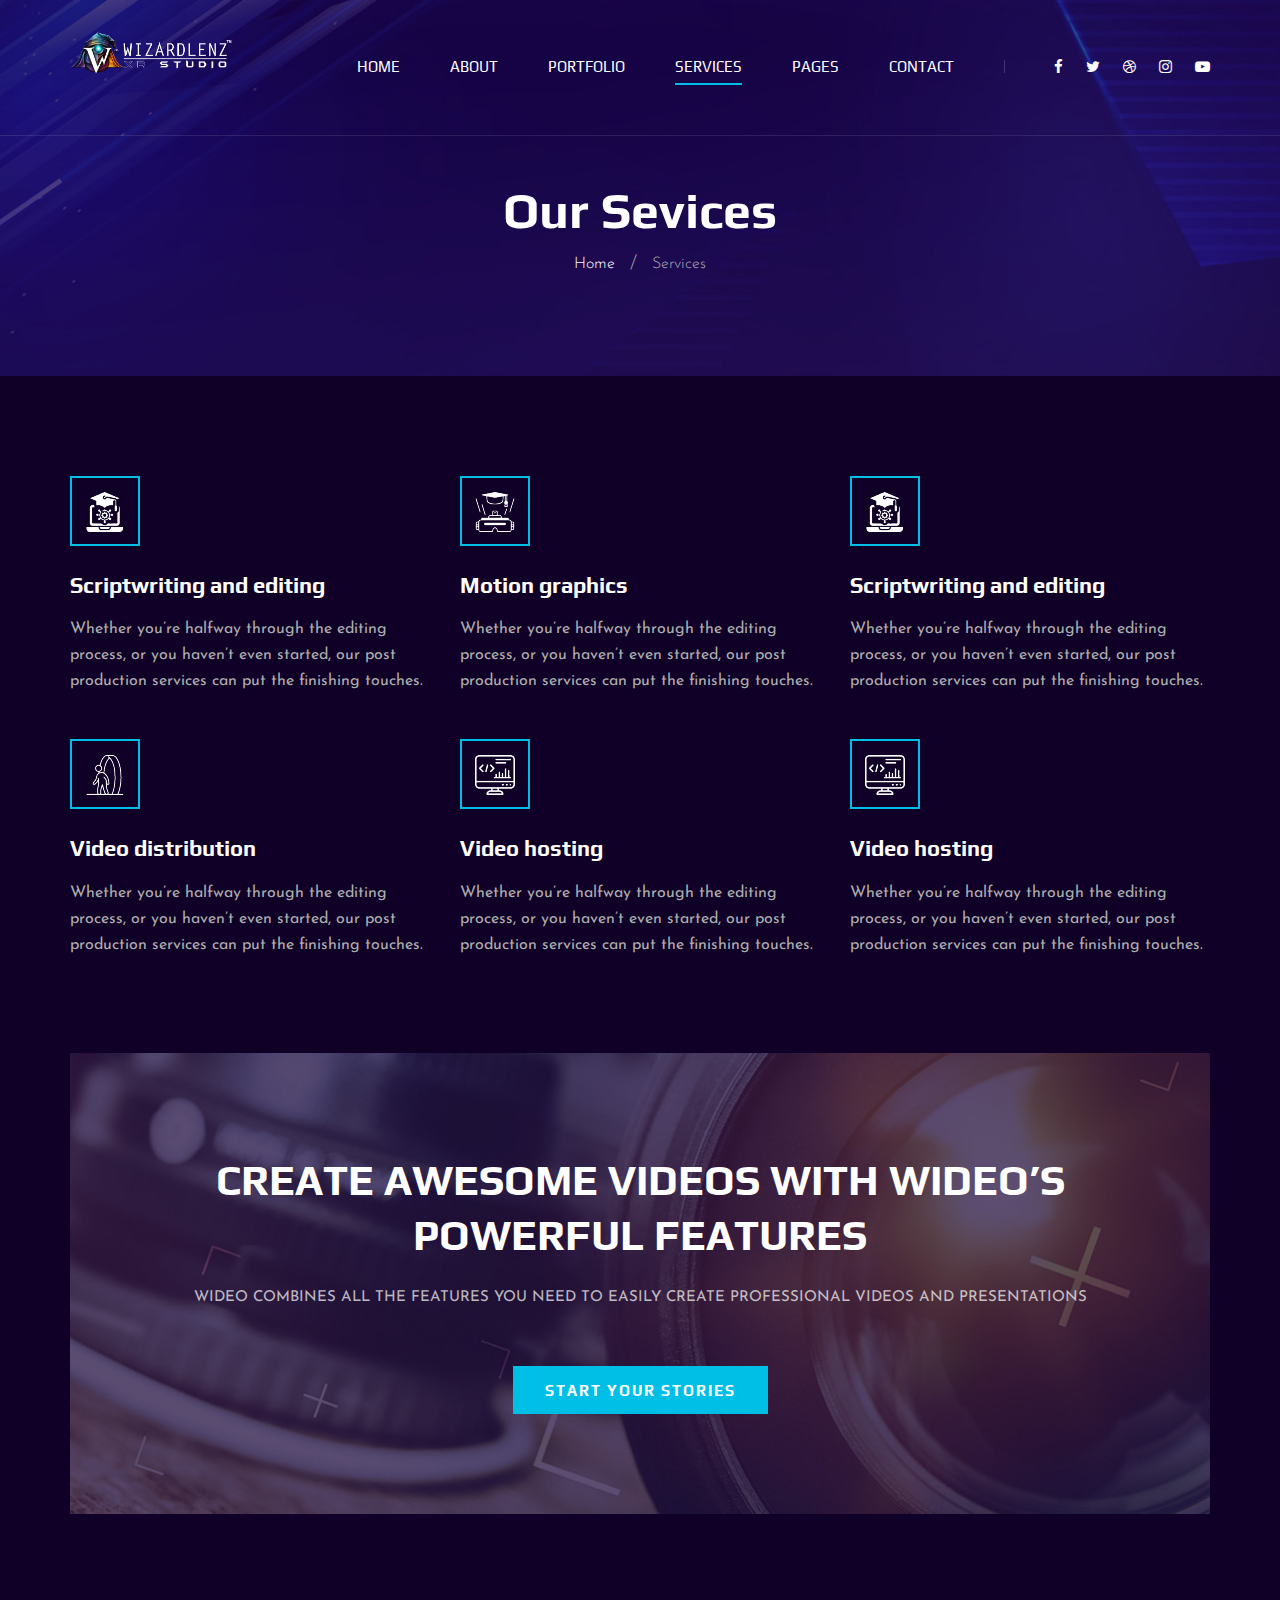
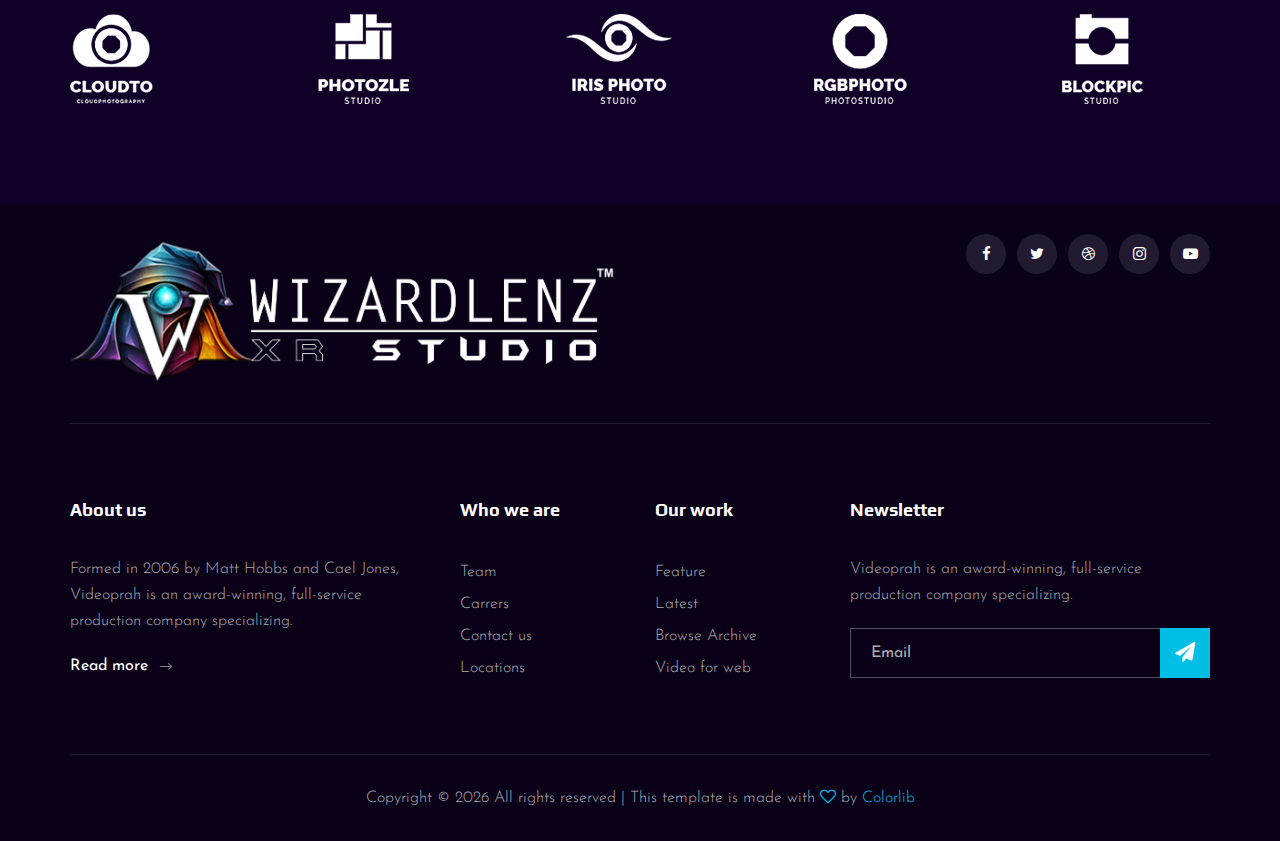
<file: services.html>
<!DOCTYPE html>
<html lang="zxx">

<head>
    <meta charset="UTF-8">
    <meta name="description" content="Videograph Template">
    <meta name="keywords" content="Videograph, unica, creative, html">
    <meta name="viewport" content="width=device-width, initial-scale=1.0">
    <meta http-equiv="X-UA-Compatible" content="ie=edge">
    <title>Videograph | Template</title>

    <!-- Google Font -->
    <link href="https://fonts.googleapis.com/css2?family=Play:wght@400;700&display=swap" rel="stylesheet">
    <link href="https://fonts.googleapis.com/css2?family=Josefin+Sans:wght@300;400;500;600;700&display=swap"
        rel="stylesheet">

    <!-- Css Styles -->
    <link rel="stylesheet" href="css/bootstrap.min.css" type="text/css">
    <link rel="stylesheet" href="css/font-awesome.min.css" type="text/css">
    <link rel="stylesheet" href="css/elegant-icons.css" type="text/css">
    <link rel="stylesheet" href="css/owl.carousel.min.css" type="text/css">
    <link rel="stylesheet" href="css/magnific-popup.css" type="text/css">
    <link rel="stylesheet" href="css/slicknav.min.css" type="text/css">
    <link rel="stylesheet" href="css/style.css" type="text/css">
</head>

<body>
    <!-- Page Preloder -->
    <div id="preloder">
        <div class="loader"></div>
    </div>

    <!-- Header Section Begin -->
    <header class="header">
        <div class="container">
            <div class="row">
                <div class="col-lg-2">
                    <div class="header__logo">
                        <a href="./index.html"><img src="img/logo.png" alt=""></a>
                    </div>
                </div>
                <div class="col-lg-10">
                    <div class="header__nav__option">
                        <nav class="header__nav__menu mobile-menu">
                            <ul>
                                <li><a href="./index.html">Home</a></li>
                                <li><a href="./about.html">About</a></li>
                                <li><a href="./portfolio.html">Portfolio</a></li>
                                <li class="active"><a href="./services.html">Services</a></li>
                                <li><a href="#">Pages</a>
                                    <ul class="dropdown">
                                        <li><a href="./about.html">About</a></li>
                                        <li><a href="./portfolio.html">Portfolio</a></li>
                                        <li><a href="./blog.html">Blog</a></li>
                                        <li><a href="./blog-details.html">Blog Details</a></li>
                                    </ul>
                                </li>
                                <li><a href="./contact.html">Contact</a></li>
                            </ul>
                        </nav>
                        <div class="header__nav__social">
                            <a href="#"><i class="fa fa-facebook"></i></a>
                            <a href="#"><i class="fa fa-twitter"></i></a>
                            <a href="#"><i class="fa fa-dribbble"></i></a>
                            <a href="#"><i class="fa fa-instagram"></i></a>
                            <a href="#"><i class="fa fa-youtube-play"></i></a>
                        </div>
                    </div>
                </div>
            </div>
            <div id="mobile-menu-wrap"></div>
        </div>
    </header>
    <!-- Header End -->

    <!-- Breadcrumb Begin -->
    <div class="breadcrumb-option spad set-bg" data-setbg="img/breadcrumb-bg.jpg">
        <div class="container">
            <div class="row">
                <div class="col-lg-12 text-center">
                    <div class="breadcrumb__text">
                        <h2>Our Sevices</h2>
                        <div class="breadcrumb__links">
                            <a href="#">Home</a>
                            <span>Services</span>
                        </div>
                    </div>
                </div>
            </div>
        </div>
    </div>
    <!-- Breadcrumb End -->

    <!-- Services Section Begin -->
    <section class="services-page spad">
        <div class="container">
            <div class="row">
                <div class="col-lg-4 col-md-6 col-sm-6">
                    <div class="services__item">
                        <div class="services__item__icon">
                            <img src="img/icons/si-2.png" alt="">
                        </div>
                        <h4>Scriptwriting and editing</h4>
                        <p>Whether you’re halfway through the editing process, or you haven’t even started, our post
                            production services can put the finishing touches.</p>
                    </div>
                </div>
                <div class="col-lg-4 col-md-6 col-sm-6">
                    <div class="services__item">
                        <div class="services__item__icon">
                            <img src="img/icons/si-1.png" alt="">
                        </div>
                        <h4>Motion graphics</h4>
                        <p>Whether you’re halfway through the editing process, or you haven’t even started, our post
                            production services can put the finishing touches.</p>
                    </div>
                </div>
                <div class="col-lg-4 col-md-6 col-sm-6">
                    <div class="services__item">
                        <div class="services__item__icon">
                            <img src="img/icons/si-2.png" alt="">
                        </div>
                        <h4>Scriptwriting and editing</h4>
                        <p>Whether you’re halfway through the editing process, or you haven’t even started, our post
                            production services can put the finishing touches.</p>
                    </div>
                </div>
                <div class="col-lg-4 col-md-6 col-sm-6">
                    <div class="services__item">
                        <div class="services__item__icon">
                            <img src="img/icons/si-3.png" alt="">
                        </div>
                        <h4>Video distribution</h4>
                        <p>Whether you’re halfway through the editing process, or you haven’t even started, our post
                            production services can put the finishing touches.</p>
                    </div>
                </div>
                <div class="col-lg-4 col-md-6 col-sm-6">
                    <div class="services__item">
                        <div class="services__item__icon">
                            <img src="img/icons/si-4.png" alt="">
                        </div>
                        <h4>Video hosting</h4>
                        <p>Whether you’re halfway through the editing process, or you haven’t even started, our post
                            production services can put the finishing touches.</p>
                    </div>
                </div>
                <div class="col-lg-4 col-md-6 col-sm-6">
                    <div class="services__item">
                        <div class="services__item__icon">
                            <img src="img/icons/si-4.png" alt="">
                        </div>
                        <h4>Video hosting</h4>
                        <p>Whether you’re halfway through the editing process, or you haven’t even started, our post
                            production services can put the finishing touches.</p>
                    </div>
                </div>
            </div>
        </div>
    </section>
    <!-- Services Section End -->

    <!-- Call To Action Section Begin -->
    <section class="callto sp__callto">
        <div class="container">
            <div class="callto__services spad set-bg" data-setbg="img/calltos-bg.jpg">
                <div class="row d-flex justify-content-center">
                    <div class="col-lg-10 text-center">
                        <div class="callto__text">
                            <h2>CREATE AWESOME VIDEOS WITH WIDEO’S POWERFUL FEATURES</h2>
                            <p>Wideo combines all the features you need to easily create professional videos and
                                presentations</p>
                            <a href="#">Start your stories</a>
                        </div>
                    </div>
                </div>
            </div>
        </div>
    </section>
    <!-- Call To Action Section End -->

    <!-- Logo Begin -->
    <div class="logo spad">
        <div class="container">
            <div class="logo__carousel owl-carousel">
                <a href="#" class="logo__item"><img src="img/logo/logo-1.png" alt=""></a>
                <a href="#" class="logo__item"><img src="img/logo/logo-2.png" alt=""></a>
                <a href="#" class="logo__item"><img src="img/logo/logo-3.png" alt=""></a>
                <a href="#" class="logo__item"><img src="img/logo/logo-4.png" alt=""></a>
                <a href="#" class="logo__item"><img src="img/logo/logo-5.png" alt=""></a>
                <a href="#" class="logo__item"><img src="img/logo/logo-6.png" alt=""></a>
            </div>
        </div>
    </div>
    <!-- Logo End -->

    <!-- Footer Section Begin -->
    <footer class="footer">
        <div class="container">
            <div class="footer__top">
                <div class="row">
                    <div class="col-lg-6 col-md-6">
                        <div class="footer__top__logo">
                            <a href="#"><img src="img/logo.png" alt=""></a>
                        </div>
                    </div>
                    <div class="col-lg-6 col-md-6">
                        <div class="footer__top__social">
                            <a href="#"><i class="fa fa-facebook"></i></a>
                            <a href="#"><i class="fa fa-twitter"></i></a>
                            <a href="#"><i class="fa fa-dribbble"></i></a>
                            <a href="#"><i class="fa fa-instagram"></i></a>
                            <a href="#"><i class="fa fa-youtube-play"></i></a>
                        </div>
                    </div>
                </div>
            </div>
            <div class="footer__option">
                <div class="row">
                    <div class="col-lg-4 col-md-6 col-sm-6">
                        <div class="footer__option__item">
                            <h5>About us</h5>
                            <p>Formed in 2006 by Matt Hobbs and Cael Jones, Videoprah is an award-winning, full-service
                                production company specializing.</p>
                            <a href="#" class="read__more">Read more <span class="arrow_right"></span></a>
                        </div>
                    </div>
                    <div class="col-lg-2 col-md-3 col-sm-3">
                        <div class="footer__option__item">
                            <h5>Who we are</h5>
                            <ul>
                                <li><a href="#">Team</a></li>
                                <li><a href="#">Carrers</a></li>
                                <li><a href="#">Contact us</a></li>
                                <li><a href="#">Locations</a></li>
                            </ul>
                        </div>
                    </div>
                    <div class="col-lg-2 col-md-3 col-sm-3">
                        <div class="footer__option__item">
                            <h5>Our work</h5>
                            <ul>
                                <li><a href="#">Feature</a></li>
                                <li><a href="#">Latest</a></li>
                                <li><a href="#">Browse Archive</a></li>
                                <li><a href="#">Video for web</a></li>
                            </ul>
                        </div>
                    </div>
                    <div class="col-lg-4 col-md-12">
                        <div class="footer__option__item">
                            <h5>Newsletter</h5>
                            <p>Videoprah is an award-winning, full-service production company specializing.</p>
                            <form action="#">
                                <input type="text" placeholder="Email">
                                <button type="submit"><i class="fa fa-send"></i></button>
                            </form>
                        </div>
                    </div>
                </div>
            </div>
            <div class="footer__copyright">
                <div class="row">
                    <div class="col-lg-12 text-center">
                        <!-- Link back to Colorlib can't be removed. Template is licensed under CC BY 3.0. -->
                        <p class="footer__copyright__text">Copyright &copy;
                            <script>
                                document.write(new Date().getFullYear());
                            </script>
                            All rights reserved | This template is made with <i class="fa fa-heart-o"
                                aria-hidden="true"></i> by <a href="https://colorlib.com" target="_blank">Colorlib</a>
                        </p>
                        <!-- Link back to Colorlib can't be removed. Template is licensed under CC BY 3.0. -->
                    </div>
                </div>
            </div>
        </div>
    </footer>
    <!-- Footer Section End -->

    <!-- Js Plugins -->
    <script src="js/jquery-3.3.1.min.js"></script>
    <script src="js/bootstrap.min.js"></script>
    <script src="js/jquery.magnific-popup.min.js"></script>
    <script src="js/mixitup.min.js"></script>
    <script src="js/masonry.pkgd.min.js"></script>
    <script src="js/jquery.slicknav.js"></script>
    <script src="js/owl.carousel.min.js"></script>
    <script src="js/main.js"></script>
</body>

</html>
</file>
<file: css/elegant-icons.css>
@font-face {
	font-family: 'ElegantIcons';
	src:url('../fonts/ElegantIcons.eot');
	src:url('../fonts/ElegantIcons.eot?#iefix') format('embedded-opentype'),
		url('../fonts/ElegantIcons.woff') format('woff'),
		url('../fonts/ElegantIcons.ttf') format('truetype'),
		url('../fonts/ElegantIcons.svg#ElegantIcons') format('svg');
	font-weight: normal;
	font-style: normal;
}

/* Use the following CSS code if you want to use data attributes for inserting your icons */
[data-icon]:before {
	font-family: 'ElegantIcons';
	content: attr(data-icon);
	speak: none;
	font-weight: normal;
	font-variant: normal;
	text-transform: none;
	line-height: 1;
	-webkit-font-smoothing: antialiased;
	-moz-osx-font-smoothing: grayscale;
}

/* Use the following CSS code if you want to have a class per icon */
/*
Instead of a list of all class selectors,
you can use the generic selector below, but it's slower:
[class*="your-class-prefix"] {
*/
.arrow_up, .arrow_down, .arrow_left, .arrow_right, .arrow_left-up, .arrow_right-up, .arrow_right-down, .arrow_left-down, .arrow-up-down, .arrow_up-down_alt, .arrow_left-right_alt, .arrow_left-right, .arrow_expand_alt2, .arrow_expand_alt, .arrow_condense, .arrow_expand, .arrow_move, .arrow_carrot-up, .arrow_carrot-down, .arrow_carrot-left, .arrow_carrot-right, .arrow_carrot-2up, .arrow_carrot-2down, .arrow_carrot-2left, .arrow_carrot-2right, .arrow_carrot-up_alt2, .arrow_carrot-down_alt2, .arrow_carrot-left_alt2, .arrow_carrot-right_alt2, .arrow_carrot-2up_alt2, .arrow_carrot-2down_alt2, .arrow_carrot-2left_alt2, .arrow_carrot-2right_alt2, .arrow_triangle-up, .arrow_triangle-down, .arrow_triangle-left, .arrow_triangle-right, .arrow_triangle-up_alt2, .arrow_triangle-down_alt2, .arrow_triangle-left_alt2, .arrow_triangle-right_alt2, .arrow_back, .icon_minus-06, .icon_plus, .icon_close, .icon_check, .icon_minus_alt2, .icon_plus_alt2, .icon_close_alt2, .icon_check_alt2, .icon_zoom-out_alt, .icon_zoom-in_alt, .icon_search, .icon_box-empty, .icon_box-selected, .icon_minus-box, .icon_plus-box, .icon_box-checked, .icon_circle-empty, .icon_circle-slelected, .icon_stop_alt2, .icon_stop, .icon_pause_alt2, .icon_pause, .icon_menu, .icon_menu-square_alt2, .icon_menu-circle_alt2, .icon_ul, .icon_ol, .icon_adjust-horiz, .icon_adjust-vert, .icon_document_alt, .icon_documents_alt, .icon_pencil, .icon_pencil-edit_alt, .icon_pencil-edit, .icon_folder-alt, .icon_folder-open_alt, .icon_folder-add_alt, .icon_info_alt, .icon_error-oct_alt, .icon_error-circle_alt, .icon_error-triangle_alt, .icon_question_alt2, .icon_question, .icon_comment_alt, .icon_chat_alt, .icon_vol-mute_alt, .icon_volume-low_alt, .icon_volume-high_alt, .icon_quotations, .icon_quotations_alt2, .icon_clock_alt, .icon_lock_alt, .icon_lock-open_alt, .icon_key_alt, .icon_cloud_alt, .icon_cloud-upload_alt, .icon_cloud-download_alt, .icon_image, .icon_images, .icon_lightbulb_alt, .icon_gift_alt, .icon_house_alt, .icon_genius, .icon_mobile, .icon_tablet, .icon_laptop, .icon_desktop, .icon_camera_alt, .icon_mail_alt, .icon_cone_alt, .icon_ribbon_alt, .icon_bag_alt, .icon_creditcard, .icon_cart_alt, .icon_paperclip, .icon_tag_alt, .icon_tags_alt, .icon_trash_alt, .icon_cursor_alt, .icon_mic_alt, .icon_compass_alt, .icon_pin_alt, .icon_pushpin_alt, .icon_map_alt, .icon_drawer_alt, .icon_toolbox_alt, .icon_book_alt, .icon_calendar, .icon_film, .icon_table, .icon_contacts_alt, .icon_headphones, .icon_lifesaver, .icon_piechart, .icon_refresh, .icon_link_alt, .icon_link, .icon_loading, .icon_blocked, .icon_archive_alt, .icon_heart_alt, .icon_star_alt, .icon_star-half_alt, .icon_star, .icon_star-half, .icon_tools, .icon_tool, .icon_cog, .icon_cogs, .arrow_up_alt, .arrow_down_alt, .arrow_left_alt, .arrow_right_alt, .arrow_left-up_alt, .arrow_right-up_alt, .arrow_right-down_alt, .arrow_left-down_alt, .arrow_condense_alt, .arrow_expand_alt3, .arrow_carrot_up_alt, .arrow_carrot-down_alt, .arrow_carrot-left_alt, .arrow_carrot-right_alt, .arrow_carrot-2up_alt, .arrow_carrot-2dwnn_alt, .arrow_carrot-2left_alt, .arrow_carrot-2right_alt, .arrow_triangle-up_alt, .arrow_triangle-down_alt, .arrow_triangle-left_alt, .arrow_triangle-right_alt, .icon_minus_alt, .icon_plus_alt, .icon_close_alt, .icon_check_alt, .icon_zoom-out, .icon_zoom-in, .icon_stop_alt, .icon_menu-square_alt, .icon_menu-circle_alt, .icon_document, .icon_documents, .icon_pencil_alt, .icon_folder, .icon_folder-open, .icon_folder-add, .icon_folder_upload, .icon_folder_download, .icon_info, .icon_error-circle, .icon_error-oct, .icon_error-triangle, .icon_question_alt, .icon_comment, .icon_chat, .icon_vol-mute, .icon_volume-low, .icon_volume-high, .icon_quotations_alt, .icon_clock, .icon_lock, .icon_lock-open, .icon_key, .icon_cloud, .icon_cloud-upload, .icon_cloud-download, .icon_lightbulb, .icon_gift, .icon_house, .icon_camera, .icon_mail, .icon_cone, .icon_ribbon, .icon_bag, .icon_cart, .icon_tag, .icon_tags, .icon_trash, .icon_cursor, .icon_mic, .icon_compass, .icon_pin, .icon_pushpin, .icon_map, .icon_drawer, .icon_toolbox, .icon_book, .icon_contacts, .icon_archive, .icon_heart, .icon_profile, .icon_group, .icon_grid-2x2, .icon_grid-3x3, .icon_music, .icon_pause_alt, .icon_phone, .icon_upload, .icon_download, .social_facebook, .social_twitter, .social_pinterest, .social_googleplus, .social_tumblr, .social_tumbleupon, .social_wordpress, .social_instagram, .social_dribbble, .social_vimeo, .social_linkedin, .social_rss, .social_deviantart, .social_share, .social_myspace, .social_skype, .social_youtube, .social_picassa, .social_googledrive, .social_flickr, .social_blogger, .social_spotify, .social_delicious, .social_facebook_circle, .social_twitter_circle, .social_pinterest_circle, .social_googleplus_circle, .social_tumblr_circle, .social_stumbleupon_circle, .social_wordpress_circle, .social_instagram_circle, .social_dribbble_circle, .social_vimeo_circle, .social_linkedin_circle, .social_rss_circle, .social_deviantart_circle, .social_share_circle, .social_myspace_circle, .social_skype_circle, .social_youtube_circle, .social_picassa_circle, .social_googledrive_alt2, .social_flickr_circle, .social_blogger_circle, .social_spotify_circle, .social_delicious_circle, .social_facebook_square, .social_twitter_square, .social_pinterest_square, .social_googleplus_square, .social_tumblr_square, .social_stumbleupon_square, .social_wordpress_square, .social_instagram_square, .social_dribbble_square, .social_vimeo_square, .social_linkedin_square, .social_rss_square, .social_deviantart_square, .social_share_square, .social_myspace_square, .social_skype_square, .social_youtube_square, .social_picassa_square, .social_googledrive_square, .social_flickr_square, .social_blogger_square, .social_spotify_square, .social_delicious_square, .icon_printer, .icon_calulator, .icon_building, .icon_floppy, .icon_drive, .icon_search-2, .icon_id, .icon_id-2, .icon_puzzle, .icon_like, .icon_dislike, .icon_mug, .icon_currency, .icon_wallet, .icon_pens, .icon_easel, .icon_flowchart, .icon_datareport, .icon_briefcase, .icon_shield, .icon_percent, .icon_globe, .icon_globe-2, .icon_target, .icon_hourglass, .icon_balance, .icon_rook, .icon_printer-alt, .icon_calculator_alt, .icon_building_alt, .icon_floppy_alt, .icon_drive_alt, .icon_search_alt, .icon_id_alt, .icon_id-2_alt, .icon_puzzle_alt, .icon_like_alt, .icon_dislike_alt, .icon_mug_alt, .icon_currency_alt, .icon_wallet_alt, .icon_pens_alt, .icon_easel_alt, .icon_flowchart_alt, .icon_datareport_alt, .icon_briefcase_alt, .icon_shield_alt, .icon_percent_alt, .icon_globe_alt, .icon_clipboard {
	font-family: 'ElegantIcons';
	speak: none;
	font-style: normal;
	font-weight: normal;
	font-variant: normal;
	text-transform: none;
	line-height: 1;
	-webkit-font-smoothing: antialiased;
}
.arrow_up:before {
	content: "\21";
}
.arrow_down:before {
	content: "\22";
}
.arrow_left:before {
	content: "\23";
}
.arrow_right:before {
	content: "\24";
}
.arrow_left-up:before {
	content: "\25";
}
.arrow_right-up:before {
	content: "\26";
}
.arrow_right-down:before {
	content: "\27";
}
.arrow_left-down:before {
	content: "\28";
}
.arrow-up-down:before {
	content: "\29";
}
.arrow_up-down_alt:before {
	content: "\2a";
}
.arrow_left-right_alt:before {
	content: "\2b";
}
.arrow_left-right:before {
	content: "\2c";
}
.arrow_expand_alt2:before {
	content: "\2d";
}
.arrow_expand_alt:before {
	content: "\2e";
}
.arrow_condense:before {
	content: "\2f";
}
.arrow_expand:before {
	content: "\30";
}
.arrow_move:before {
	content: "\31";
}
.arrow_carrot-up:before {
	content: "\32";
}
.arrow_carrot-down:before {
	content: "\33";
}
.arrow_carrot-left:before {
	content: "\34";
}
.arrow_carrot-right:before {
	content: "\35";
}
.arrow_carrot-2up:before {
	content: "\36";
}
.arrow_carrot-2down:before {
	content: "\37";
}
.arrow_carrot-2left:before {
	content: "\38";
}
.arrow_carrot-2right:before {
	content: "\39";
}
.arrow_carrot-up_alt2:before {
	content: "\3a";
}
.arrow_carrot-down_alt2:before {
	content: "\3b";
}
.arrow_carrot-left_alt2:before {
	content: "\3c";
}
.arrow_carrot-right_alt2:before {
	content: "\3d";
}
.arrow_carrot-2up_alt2:before {
	content: "\3e";
}
.arrow_carrot-2down_alt2:before {
	content: "\3f";
}
.arrow_carrot-2left_alt2:before {
	content: "\40";
}
.arrow_carrot-2right_alt2:before {
	content: "\41";
}
.arrow_triangle-up:before {
	content: "\42";
}
.arrow_triangle-down:before {
	content: "\43";
}
.arrow_triangle-left:before {
	content: "\44";
}
.arrow_triangle-right:before {
	content: "\45";
}
.arrow_triangle-up_alt2:before {
	content: "\46";
}
.arrow_triangle-down_alt2:before {
	content: "\47";
}
.arrow_triangle-left_alt2:before {
	content: "\48";
}
.arrow_triangle-right_alt2:before {
	content: "\49";
}
.arrow_back:before {
	content: "\4a";
}
.icon_minus-06:before {
	content: "\4b";
}
.icon_plus:before {
	content: "\4c";
}
.icon_close:before {
	content: "\4d";
}
.icon_check:before {
	content: "\4e";
}
.icon_minus_alt2:before {
	content: "\4f";
}
.icon_plus_alt2:before {
	content: "\50";
}
.icon_close_alt2:before {
	content: "\51";
}
.icon_check_alt2:before {
	content: "\52";
}
.icon_zoom-out_alt:before {
	content: "\53";
}
.icon_zoom-in_alt:before {
	content: "\54";
}
.icon_search:before {
	content: "\55";
}
.icon_box-empty:before {
	content: "\56";
}
.icon_box-selected:before {
	content: "\57";
}
.icon_minus-box:before {
	content: "\58";
}
.icon_plus-box:before {
	content: "\59";
}
.icon_box-checked:before {
	content: "\5a";
}
.icon_circle-empty:before {
	content: "\5b";
}
.icon_circle-slelected:before {
	content: "\5c";
}
.icon_stop_alt2:before {
	content: "\5d";
}
.icon_stop:before {
	content: "\5e";
}
.icon_pause_alt2:before {
	content: "\5f";
}
.icon_pause:before {
	content: "\60";
}
.icon_menu:before {
	content: "\61";
}
.icon_menu-square_alt2:before {
	content: "\62";
}
.icon_menu-circle_alt2:before {
	content: "\63";
}
.icon_ul:before {
	content: "\64";
}
.icon_ol:before {
	content: "\65";
}
.icon_adjust-horiz:before {
	content: "\66";
}
.icon_adjust-vert:before {
	content: "\67";
}
.icon_document_alt:before {
	content: "\68";
}
.icon_documents_alt:before {
	content: "\69";
}
.icon_pencil:before {
	content: "\6a";
}
.icon_pencil-edit_alt:before {
	content: "\6b";
}
.icon_pencil-edit:before {
	content: "\6c";
}
.icon_folder-alt:before {
	content: "\6d";
}
.icon_folder-open_alt:before {
	content: "\6e";
}
.icon_folder-add_alt:before {
	content: "\6f";
}
.icon_info_alt:before {
	content: "\70";
}
.icon_error-oct_alt:before {
	content: "\71";
}
.icon_error-circle_alt:before {
	content: "\72";
}
.icon_error-triangle_alt:before {
	content: "\73";
}
.icon_question_alt2:before {
	content: "\74";
}
.icon_question:before {
	content: "\75";
}
.icon_comment_alt:before {
	content: "\76";
}
.icon_chat_alt:before {
	content: "\77";
}
.icon_vol-mute_alt:before {
	content: "\78";
}
.icon_volume-low_alt:before {
	content: "\79";
}
.icon_volume-high_alt:before {
	content: "\7a";
}
.icon_quotations:before {
	content: "\7b";
}
.icon_quotations_alt2:before {
	content: "\7c";
}
.icon_clock_alt:before {
	content: "\7d";
}
.icon_lock_alt:before {
	content: "\7e";
}
.icon_lock-open_alt:before {
	content: "\e000";
}
.icon_key_alt:before {
	content: "\e001";
}
.icon_cloud_alt:before {
	content: "\e002";
}
.icon_cloud-upload_alt:before {
	content: "\e003";
}
.icon_cloud-download_alt:before {
	content: "\e004";
}
.icon_image:before {
	content: "\e005";
}
.icon_images:before {
	content: "\e006";
}
.icon_lightbulb_alt:before {
	content: "\e007";
}
.icon_gift_alt:before {
	content: "\e008";
}
.icon_house_alt:before {
	content: "\e009";
}
.icon_genius:before {
	content: "\e00a";
}
.icon_mobile:before {
	content: "\e00b";
}
.icon_tablet:before {
	content: "\e00c";
}
.icon_laptop:before {
	content: "\e00d";
}
.icon_desktop:before {
	content: "\e00e";
}
.icon_camera_alt:before {
	content: "\e00f";
}
.icon_mail_alt:before {
	content: "\e010";
}
.icon_cone_alt:before {
	content: "\e011";
}
.icon_ribbon_alt:before {
	content: "\e012";
}
.icon_bag_alt:before {
	content: "\e013";
}
.icon_creditcard:before {
	content: "\e014";
}
.icon_cart_alt:before {
	content: "\e015";
}
.icon_paperclip:before {
	content: "\e016";
}
.icon_tag_alt:before {
	content: "\e017";
}
.icon_tags_alt:before {
	content: "\e018";
}
.icon_trash_alt:before {
	content: "\e019";
}
.icon_cursor_alt:before {
	content: "\e01a";
}
.icon_mic_alt:before {
	content: "\e01b";
}
.icon_compass_alt:before {
	content: "\e01c";
}
.icon_pin_alt:before {
	content: "\e01d";
}
.icon_pushpin_alt:before {
	content: "\e01e";
}
.icon_map_alt:before {
	content: "\e01f";
}
.icon_drawer_alt:before {
	content: "\e020";
}
.icon_toolbox_alt:before {
	content: "\e021";
}
.icon_book_alt:before {
	content: "\e022";
}
.icon_calendar:before {
	content: "\e023";
}
.icon_film:before {
	content: "\e024";
}
.icon_table:before {
	content: "\e025";
}
.icon_contacts_alt:before {
	content: "\e026";
}
.icon_headphones:before {
	content: "\e027";
}
.icon_lifesaver:before {
	content: "\e028";
}
.icon_piechart:before {
	content: "\e029";
}
.icon_refresh:before {
	content: "\e02a";
}
.icon_link_alt:before {
	content: "\e02b";
}
.icon_link:before {
	content: "\e02c";
}
.icon_loading:before {
	content: "\e02d";
}
.icon_blocked:before {
	content: "\e02e";
}
.icon_archive_alt:before {
	content: "\e02f";
}
.icon_heart_alt:before {
	content: "\e030";
}
.icon_star_alt:before {
	content: "\e031";
}
.icon_star-half_alt:before {
	content: "\e032";
}
.icon_star:before {
	content: "\e033";
}
.icon_star-half:before {
	content: "\e034";
}
.icon_tools:before {
	content: "\e035";
}
.icon_tool:before {
	content: "\e036";
}
.icon_cog:before {
	content: "\e037";
}
.icon_cogs:before {
	content: "\e038";
}
.arrow_up_alt:before {
	content: "\e039";
}
.arrow_down_alt:before {
	content: "\e03a";
}
.arrow_left_alt:before {
	content: "\e03b";
}
.arrow_right_alt:before {
	content: "\e03c";
}
.arrow_left-up_alt:before {
	content: "\e03d";
}
.arrow_right-up_alt:before {
	content: "\e03e";
}
.arrow_right-down_alt:before {
	content: "\e03f";
}
.arrow_left-down_alt:before {
	content: "\e040";
}
.arrow_condense_alt:before {
	content: "\e041";
}
.arrow_expand_alt3:before {
	content: "\e042";
}
.arrow_carrot_up_alt:before {
	content: "\e043";
}
.arrow_carrot-down_alt:before {
	content: "\e044";
}
.arrow_carrot-left_alt:before {
	content: "\e045";
}
.arrow_carrot-right_alt:before {
	content: "\e046";
}
.arrow_carrot-2up_alt:before {
	content: "\e047";
}
.arrow_carrot-2dwnn_alt:before {
	content: "\e048";
}
.arrow_carrot-2left_alt:before {
	content: "\e049";
}
.arrow_carrot-2right_alt:before {
	content: "\e04a";
}
.arrow_triangle-up_alt:before {
	content: "\e04b";
}
.arrow_triangle-down_alt:before {
	content: "\e04c";
}
.arrow_triangle-left_alt:before {
	content: "\e04d";
}
.arrow_triangle-right_alt:before {
	content: "\e04e";
}
.icon_minus_alt:before {
	content: "\e04f";
}
.icon_plus_alt:before {
	content: "\e050";
}
.icon_close_alt:before {
	content: "\e051";
}
.icon_check_alt:before {
	content: "\e052";
}
.icon_zoom-out:before {
	content: "\e053";
}
.icon_zoom-in:before {
	content: "\e054";
}
.icon_stop_alt:before {
	content: "\e055";
}
.icon_menu-square_alt:before {
	content: "\e056";
}
.icon_menu-circle_alt:before {
	content: "\e057";
}
.icon_document:before {
	content: "\e058";
}
.icon_documents:before {
	content: "\e059";
}
.icon_pencil_alt:before {
	content: "\e05a";
}
.icon_folder:before {
	content: "\e05b";
}
.icon_folder-open:before {
	content: "\e05c";
}
.icon_folder-add:before {
	content: "\e05d";
}
.icon_folder_upload:before {
	content: "\e05e";
}
.icon_folder_download:before {
	content: "\e05f";
}
.icon_info:before {
	content: "\e060";
}
.icon_error-circle:before {
	content: "\e061";
}
.icon_error-oct:before {
	content: "\e062";
}
.icon_error-triangle:before {
	content: "\e063";
}
.icon_question_alt:before {
	content: "\e064";
}
.icon_comment:before {
	content: "\e065";
}
.icon_chat:before {
	content: "\e066";
}
.icon_vol-mute:before {
	content: "\e067";
}
.icon_volume-low:before {
	content: "\e068";
}
.icon_volume-high:before {
	content: "\e069";
}
.icon_quotations_alt:before {
	content: "\e06a";
}
.icon_clock:before {
	content: "\e06b";
}
.icon_lock:before {
	content: "\e06c";
}
.icon_lock-open:before {
	content: "\e06d";
}
.icon_key:before {
	content: "\e06e";
}
.icon_cloud:before {
	content: "\e06f";
}
.icon_cloud-upload:before {
	content: "\e070";
}
.icon_cloud-download:before {
	content: "\e071";
}
.icon_lightbulb:before {
	content: "\e072";
}
.icon_gift:before {
	content: "\e073";
}
.icon_house:before {
	content: "\e074";
}
.icon_camera:before {
	content: "\e075";
}
.icon_mail:before {
	content: "\e076";
}
.icon_cone:before {
	content: "\e077";
}
.icon_ribbon:before {
	content: "\e078";
}
.icon_bag:before {
	content: "\e079";
}
.icon_cart:before {
	content: "\e07a";
}
.icon_tag:before {
	content: "\e07b";
}
.icon_tags:before {
	content: "\e07c";
}
.icon_trash:before {
	content: "\e07d";
}
.icon_cursor:before {
	content: "\e07e";
}
.icon_mic:before {
	content: "\e07f";
}
.icon_compass:before {
	content: "\e080";
}
.icon_pin:before {
	content: "\e081";
}
.icon_pushpin:before {
	content: "\e082";
}
.icon_map:before {
	content: "\e083";
}
.icon_drawer:before {
	content: "\e084";
}
.icon_toolbox:before {
	content: "\e085";
}
.icon_book:before {
	content: "\e086";
}
.icon_contacts:before {
	content: "\e087";
}
.icon_archive:before {
	content: "\e088";
}
.icon_heart:before {
	content: "\e089";
}
.icon_profile:before {
	content: "\e08a";
}
.icon_group:before {
	content: "\e08b";
}
.icon_grid-2x2:before {
	content: "\e08c";
}
.icon_grid-3x3:before {
	content: "\e08d";
}
.icon_music:before {
	content: "\e08e";
}
.icon_pause_alt:before {
	content: "\e08f";
}
.icon_phone:before {
	content: "\e090";
}
.icon_upload:before {
	content: "\e091";
}
.icon_download:before {
	content: "\e092";
}
.social_facebook:before {
	content: "\e093";
}
.social_twitter:before {
	content: "\e094";
}
.social_pinterest:before {
	content: "\e095";
}
.social_googleplus:before {
	content: "\e096";
}
.social_tumblr:before {
	content: "\e097";
}
.social_tumbleupon:before {
	content: "\e098";
}
.social_wordpress:before {
	content: "\e099";
}
.social_instagram:before {
	content: "\e09a";
}
.social_dribbble:before {
	content: "\e09b";
}
.social_vimeo:before {
	content: "\e09c";
}
.social_linkedin:before {
	content: "\e09d";
}
.social_rss:before {
	content: "\e09e";
}
.social_deviantart:before {
	content: "\e09f";
}
.social_share:before {
	content: "\e0a0";
}
.social_myspace:before {
	content: "\e0a1";
}
.social_skype:before {
	content: "\e0a2";
}
.social_youtube:before {
	content: "\e0a3";
}
.social_picassa:before {
	content: "\e0a4";
}
.social_googledrive:before {
	content: "\e0a5";
}
.social_flickr:before {
	content: "\e0a6";
}
.social_blogger:before {
	content: "\e0a7";
}
.social_spotify:before {
	content: "\e0a8";
}
.social_delicious:before {
	content: "\e0a9";
}
.social_facebook_circle:before {
	content: "\e0aa";
}
.social_twitter_circle:before {
	content: "\e0ab";
}
.social_pinterest_circle:before {
	content: "\e0ac";
}
.social_googleplus_circle:before {
	content: "\e0ad";
}
.social_tumblr_circle:before {
	content: "\e0ae";
}
.social_stumbleupon_circle:before {
	content: "\e0af";
}
.social_wordpress_circle:before {
	content: "\e0b0";
}
.social_instagram_circle:before {
	content: "\e0b1";
}
.social_dribbble_circle:before {
	content: "\e0b2";
}
.social_vimeo_circle:before {
	content: "\e0b3";
}
.social_linkedin_circle:before {
	content: "\e0b4";
}
.social_rss_circle:before {
	content: "\e0b5";
}
.social_deviantart_circle:before {
	content: "\e0b6";
}
.social_share_circle:before {
	content: "\e0b7";
}
.social_myspace_circle:before {
	content: "\e0b8";
}
.social_skype_circle:before {
	content: "\e0b9";
}
.social_youtube_circle:before {
	content: "\e0ba";
}
.social_picassa_circle:before {
	content: "\e0bb";
}
.social_googledrive_alt2:before {
	content: "\e0bc";
}
.social_flickr_circle:before {
	content: "\e0bd";
}
.social_blogger_circle:before {
	content: "\e0be";
}
.social_spotify_circle:before {
	content: "\e0bf";
}
.social_delicious_circle:before {
	content: "\e0c0";
}
.social_facebook_square:before {
	content: "\e0c1";
}
.social_twitter_square:before {
	content: "\e0c2";
}
.social_pinterest_square:before {
	content: "\e0c3";
}
.social_googleplus_square:before {
	content: "\e0c4";
}
.social_tumblr_square:before {
	content: "\e0c5";
}
.social_stumbleupon_square:before {
	content: "\e0c6";
}
.social_wordpress_square:before {
	content: "\e0c7";
}
.social_instagram_square:before {
	content: "\e0c8";
}
.social_dribbble_square:before {
	content: "\e0c9";
}
.social_vimeo_square:before {
	content: "\e0ca";
}
.social_linkedin_square:before {
	content: "\e0cb";
}
.social_rss_square:before {
	content: "\e0cc";
}
.social_deviantart_square:before {
	content: "\e0cd";
}
.social_share_square:before {
	content: "\e0ce";
}
.social_myspace_square:before {
	content: "\e0cf";
}
.social_skype_square:before {
	content: "\e0d0";
}
.social_youtube_square:before {
	content: "\e0d1";
}
.social_picassa_square:before {
	content: "\e0d2";
}
.social_googledrive_square:before {
	content: "\e0d3";
}
.social_flickr_square:before {
	content: "\e0d4";
}
.social_blogger_square:before {
	content: "\e0d5";
}
.social_spotify_square:before {
	content: "\e0d6";
}
.social_delicious_square:before {
	content: "\e0d7";
}
.icon_printer:before {
	content: "\e103";
}
.icon_calulator:before {
	content: "\e0ee";
}
.icon_building:before {
	content: "\e0ef";
}
.icon_floppy:before {
	content: "\e0e8";
}
.icon_drive:before {
	content: "\e0ea";
}
.icon_search-2:before {
	content: "\e101";
}
.icon_id:before {
	content: "\e107";
}
.icon_id-2:before {
	content: "\e108";
}
.icon_puzzle:before {
	content: "\e102";
}
.icon_like:before {
	content: "\e106";
}
.icon_dislike:before {
	content: "\e0eb";
}
.icon_mug:before {
	content: "\e105";
}
.icon_currency:before {
	content: "\e0ed";
}
.icon_wallet:before {
	content: "\e100";
}
.icon_pens:before {
	content: "\e104";
}
.icon_easel:before {
	content: "\e0e9";
}
.icon_flowchart:before {
	content: "\e109";
}
.icon_datareport:before {
	content: "\e0ec";
}
.icon_briefcase:before {
	content: "\e0fe";
}
.icon_shield:before {
	content: "\e0f6";
}
.icon_percent:before {
	content: "\e0fb";
}
.icon_globe:before {
	content: "\e0e2";
}
.icon_globe-2:before {
	content: "\e0e3";
}
.icon_target:before {
	content: "\e0f5";
}
.icon_hourglass:before {
	content: "\e0e1";
}
.icon_balance:before {
	content: "\e0ff";
}
.icon_rook:before {
	content: "\e0f8";
}
.icon_printer-alt:before {
	content: "\e0fa";
}
.icon_calculator_alt:before {
	content: "\e0e7";
}
.icon_building_alt:before {
	content: "\e0fd";
}
.icon_floppy_alt:before {
	content: "\e0e4";
}
.icon_drive_alt:before {
	content: "\e0e5";
}
.icon_search_alt:before {
	content: "\e0f7";
}
.icon_id_alt:before {
	content: "\e0e0";
}
.icon_id-2_alt:before {
	content: "\e0fc";
}
.icon_puzzle_alt:before {
	content: "\e0f9";
}
.icon_like_alt:before {
	content: "\e0dd";
}
.icon_dislike_alt:before {
	content: "\e0f1";
}
.icon_mug_alt:before {
	content: "\e0dc";
}
.icon_currency_alt:before {
	content: "\e0f3";
}
.icon_wallet_alt:before {
	content: "\e0d8";
}
.icon_pens_alt:before {
	content: "\e0db";
}
.icon_easel_alt:before {
	content: "\e0f0";
}
.icon_flowchart_alt:before {
	content: "\e0df";
}
.icon_datareport_alt:before {
	content: "\e0f2";
}
.icon_briefcase_alt:before {
	content: "\e0f4";
}
.icon_shield_alt:before {
	content: "\e0d9";
}
.icon_percent_alt:before {
	content: "\e0da";
}
.icon_globe_alt:before {
	content: "\e0de";
}
.icon_clipboard:before {
	content: "\e0e6";
}


	.glyph {
		float: left;
		text-align: center;
		padding: .75em;
		margin: .4em 1.5em .75em 0;
		width: 6em;
text-shadow: none;
	}
        .glyph_big {
        font-size: 128px;
        color: #59c5dc;
        float: left;
        margin-right: 20px;
        }

        .glyph div { padding-bottom: 10px;}

	.glyph input {
		font-family: consolas, monospace;
		font-size: 12px;
		width: 100%;
		text-align: center;
		border: 0;
		box-shadow: 0 0 0 1px #ccc;
		padding: .2em;
                -moz-border-radius: 5px;
                -webkit-border-radius: 5px;
	}
	.centered {
		margin-left: auto;
		margin-right: auto;
	}
	.glyph .fs1 {
		font-size: 2em;
	}
</file>
<file: css/style.css>
/******************************************************************
  Template Name: Dreams
  Description: Dreams wedding template
  Author: Colorib
  Author URI: https://colorlib.com/
  Version: 1.0
  Created: Colorib
******************************************************************/
/*------------------------------------------------------------------
[Table of contents]

1.  Template default CSS
	1.1	Variables
	1.2	Mixins
	1.3	Flexbox
	1.4	Reset
2.  Helper Css
3.  Header Section
4.  Hero Section
5.  Services Section
6.  Counter Section
7.  Team Section
8.  Latest Section
9.  Contact
10.  Footer Style
-------------------------------------------------------------------*/
/*----------------------------------------*/
/* Template default CSS
/*----------------------------------------*/
html,
body {
  height: 100%;
  font-family: "Josefin Sans", sans-serif;
  -webkit-font-smoothing: antialiased;
}

h1,
h2,
h3,
h4,
h5,
h6 {
  margin: 0;
  color: #111111;
  font-weight: 400;
  font-family: "Play", sans-serif;
}

h1 {
  font-size: 70px;
}

h2 {
  font-size: 36px;
}

h3 {
  font-size: 30px;
}

h4 {
  font-size: 24px;
}

h5 {
  font-size: 18px;
}

h6 {
  font-size: 16px;
}

p {
  font-size: 16px;
  font-family: "Josefin Sans", sans-serif;
  color: #adadad;
  font-weight: 400;
  line-height: 26px;
  margin: 0 0 15px 0;
}

img {
  max-width: 100%;
}

input:focus,
select:focus,
button:focus,
textarea:focus {
  outline: none;
}

a:hover,
a:focus {
  text-decoration: none;
  outline: none;
  color: #fff;
}

ul,
ol {
  padding: 0;
  margin: 0;
}


.tag-title {
  margin-bottom: 50px;
}
.tag-title.center-title {
  text-align: center;
}
.tag-title h2 {
  color: #ffffff;
  font-weight: 700;
  text-transform: uppercase;
  position: relative;
  padding-top: 350px;
}




/*---------------------
  Helper CSS
-----------------------*/
.section-title {
  margin-bottom: 50px;
}
.section-title.center-title {
  text-align: center;
}
.section-title.center-title h2:after {
  right: 0;
  margin: 0 auto;
}
.section-title span {
  color: #ffffff;
  display: block;
  font-size: 16px;
  letter-spacing: 2px;
  text-transform: uppercase;
  margin-bottom: 6px;
}
.section-title h2 {
  color: #ffffff;
  font-weight: 700;
  text-transform: uppercase;
  position: relative;
  padding-bottom: 25px;
}


.section-title h2:after {
  position: absolute;
  left: 0;
  bottom: 0;
  height: 5px;
  width: 70px;
  background: #00bfe7;
  content: "";
}

.set-bg {
  background-repeat: no-repeat;
  background-size: cover;
  background-position: top center;
}

.spad {
  padding-top: 100px;
  padding-bottom: 100px;
}

.text-white h1,
.text-white h2,
.text-white h3,
.text-white h4,
.text-white h5,
.text-white h6,
.text-white p,
.text-white span,
.text-white li,
.text-white a {
  color: #fff;
}

/* buttons */
.primary-btn {
  display: inline-block;
  font-size: 15px;
  font-family: "Play", sans-serif;
  font-weight: 700;
  padding: 14px 32px 12px;
  color: #ffffff;
  text-transform: uppercase;
  letter-spacing: 2px;
  position: relative;
  z-index: 1;
}
.primary-btn:hover:before {
  height: 100%;
  width: 100%;
}
.primary-btn:hover:after {
  height: 100%;
  width: 100%;
}
.primary-btn:before {
  position: absolute;
  left: 0;
  top: 0;
  height: 30px;
  width: 30px;
  border-left: 2px solid #00bfe7;
  border-top: 2px solid #00bfe7;
  content: "";
  z-index: -1;
  -webkit-transition: all, 0.7s;
  -o-transition: all, 0.7s;
  transition: all, 0.7s;
}
.primary-btn:after {
  position: absolute;
  right: 0;
  bottom: 0;
  height: 30px;
  width: 30px;
  border-right: 2px solid #00bfe7;
  border-bottom: 2px solid #00bfe7;
  content: "";
  z-index: -1;
  -webkit-transition: all, 0.7s;
  -o-transition: all, 0.7s;
  transition: all, 0.7s;
}

.site-btn {
  font-size: 15px;
  color: #ffffff;
  background: #00bfe7;
  font-family: "Play", sans-serif;
  font-weight: 700;
  border: none;
  display: inline-block;
  text-transform: uppercase;
  letter-spacing: 2px;
  padding: 14px 34px 12px;
  width: 100%;
}

/* Preloder */
#preloder {
  position: fixed;
  width: 100%;
  height: 100%;
  top: 0;
  left: 0;
  z-index: 999999;
  background: #000;
}

.loader {
  width: 40px;
  height: 40px;
  position: absolute;
  top: 50%;
  left: 50%;
  margin-top: -13px;
  margin-left: -13px;
  border-radius: 60px;
  animation: loader 0.8s linear infinite;
  -webkit-animation: loader 0.8s linear infinite;
}

@keyframes loader {
  0% {
    -webkit-transform: rotate(0deg);
    transform: rotate(0deg);
    border: 4px solid #f44336;
    border-left-color: transparent;
  }
  50% {
    -webkit-transform: rotate(180deg);
    transform: rotate(180deg);
    border: 4px solid #673ab7;
    border-left-color: transparent;
  }
  100% {
    -webkit-transform: rotate(360deg);
    transform: rotate(360deg);
    border: 4px solid #f44336;
    border-left-color: transparent;
  }
}
@-webkit-keyframes loader {
  0% {
    -webkit-transform: rotate(0deg);
    border: 4px solid #f44336;
    border-left-color: transparent;
  }
  50% {
    -webkit-transform: rotate(180deg);
    border: 4px solid #673ab7;
    border-left-color: transparent;
  }
  100% {
    -webkit-transform: rotate(360deg);
    border: 4px solid #f44336;
    border-left-color: transparent;
  }
}
/*---------------------
  Header
-----------------------*/
.header {
  position: absolute;
  left: 0;
  top: 0;
  width: 100%;
  background: transparent;
  border-bottom: 1px solid rgba(255, 255, 255, 0.1);
  z-index: 9;
}

.header__logo {
  padding: 30px 0;
}
.header__logo a {
  display: inline-block;
}

.header__nav__option {
  text-align: right;
  padding: 50px 0px;
}

.header__nav__menu {
  display: inline-block;
  margin-right: 45px;
}
.header__nav__menu ul li {
  list-style: none;
  display: inline-block;
  margin-right: 45px;
  position: relative;
}
.header__nav__menu ul li.active a:after {
  -webkit-transform: scale(1);
      -ms-transform: scale(1);
          transform: scale(1);
}
.header__nav__menu ul li:hover a:after {
  -webkit-transform: scale(1);
      -ms-transform: scale(1);
          transform: scale(1);
}
.header__nav__menu ul li:hover .dropdown {
  top: 34px;
  opacity: 1;
  visibility: visible;
}
.header__nav__menu ul li:last-child {
  margin-right: 0;
}
.header__nav__menu ul li .dropdown {
  position: absolute;
  left: 0;
  top: 60px;
  width: 140px;
  background: #ffffff;
  text-align: left;
  padding: 2px 0;
  z-index: 9;
  opacity: 0;
  visibility: hidden;
  -webkit-transition: all, 0.3s;
  -o-transition: all, 0.3s;
  transition: all, 0.3s;
}
.header__nav__menu ul li .dropdown li {
  display: block;
  margin-right: 0;
}
.header__nav__menu ul li .dropdown li a {
  font-size: 14px;
  color: #111111;
  padding: 8px 20px;
  text-transform: capitalize;
}
.header__nav__menu ul li .dropdown li a:after {
  display: none;
}
.header__nav__menu ul li a {
  font-size: 15px;
  font-family: "Play", sans-serif;
  color: #ffffff;
  display: block;
  text-transform: uppercase;
  position: relative;
  padding: 6px 0;
}
.header__nav__menu ul li a:after {
  position: absolute;
  left: 0;
  bottom: 0;
  width: 100%;
  height: 2px;
  background: #00bfe7;
  content: "";
  -webkit-transform: scale(0);
      -ms-transform: scale(0);
          transform: scale(0);
  -webkit-transition: all, 0.3s;
  -o-transition: all, 0.3s;
  transition: all, 0.3s;
}

.header__nav__social {
  display: inline-block;
  position: relative;
  padding-left: 50px;
}
.header__nav__social:before {
  position: absolute;
  left: 0;
  top: 4px;
  height: 13px;
  width: 1px;
  background: rgba(225, 225, 225, 0.2);
  content: "";
}
.header__nav__social a {
  color: #ffffff;
  font-size: 15px;
  margin-right: 18px;
}
.header__nav__social a:last-child {
  margin-right: 0;
}

.slicknav_menu {
  display: none;
}


/*---------------------
  Hero
-----------------------*/
.hero__slider.owl-carousel .owl-item.active .hero__text span {
  top: 0;
  opacity: 1;
}
.hero__slider.owl-carousel .owl-item.active .hero__text h2 {
  top: 0;
  opacity: 1;
}
.hero__slider.owl-carousel .owl-item.active .hero__text .primary-btn {
  top: 0;
  opacity: 1;
}
.hero__slider.owl-carousel .owl-dots {
  position: absolute;
  left: 0;
  right: 0;
  bottom: 45px;
  z-index: 2;
  width: 100%;
  max-width: 1140px;
  margin: 0 auto;
}
.hero__slider.owl-carousel .owl-dots button {
  color: #adadad;
  font-size: 18px;
  font-family: "Play", sans-serif;
  margin-right: 16px;
  position: relative;
  display: inline-block;
}
.hero__slider.owl-carousel .owl-dots button.active {
  color: #ffffff;
}
.hero__slider.owl-carousel .owl-dots button.active:after {
  background: #ffffff;
  height: 2px;
}
.hero__slider.owl-carousel .owl-dots button:after {
  position: absolute;
  left: 0;
  bottom: -6px;
  width: 100%;
  height: 1px;
  background: rgba(255, 255, 255, 0.3);
  content: "";
}
.hero__slider.owl-carousel .owl-dots button:last-child {
  margin-right: 0;
}

.hero__item {
  height: 684px;
  padding-top: 255px;
}

.hero__spline {
    position: relative;
    width: 100%;
    height: 100%;
}

.hero__spline iframe{
    width: 100%;
    height: 100%;
    display: block;
    position: absolute;
    z-index: 1;
}

.hero__text span {
  color: #ffffff;
  display: block;
  font-size: 15px;
  letter-spacing: 2px;
  text-transform: uppercase;
  margin-bottom: 18px;
  position: relative;
  top: 100px;
  opacity: 0;
  -webkit-transition: all, 0.3s;
  -o-transition: all, 0.3s;
  transition: all, 0.3s;
}

.hero__text h2 {
  color: #ffffff;
  font-size: 60px;
  font-weight: 700;
  line-height: 70px;
  text-transform: uppercase;
  margin-bottom: 38px;
  position: relative;
  top: 100px;
  opacity: 0;
  -webkit-transition: all, 0.5s;
  -o-transition: all, 0.5s;
  transition: all, 0.5s;
}

.hero__text .primary-btn {
  position: relative;
  top: 100px;
  opacity: 0;
  -webkit-transition: all, 0.7s;
  -o-transition: all, 0.7s;
  transition: all, 0.7s;
}




/*---------------------
  Work
-----------------------*/
.work {
  overflow: hidden;
  background: #100028;
}

.work__gallery {
  margin-right: -10px;
}

.work__item {
  height: 311px !important;
  width: calc(16.67% - 10px);
  margin-right: 10px;
  margin-bottom: 10px;
  float: left;
  position: relative;
  overflow: hidden;
  display: -webkit-box;
  display: -ms-flexbox;
  display: flex;
  -webkit-box-align: center;
      -ms-flex-align: center;
          align-items: center;
  -webkit-box-pack: center;
      -ms-flex-pack: center;
          justify-content: center;
}
.work__item:hover .work__item__hover {
  bottom: 0;
}
.work__item.large__item {
  height: 633px !important;
  width: calc(33.33% - 10px);
}
.work__item.wide__item {
  width: calc(33.33% - 10px);
  height: 311px !important;
}
.work__item .play-btn {
  display: inline-block;
  color: #ffffff;
  font-size: 20px;
  height: 50px;
  width: 50px;
  line-height: 50px;
  text-align: center;
  border: 1px solid rgba(255, 255, 255, 0.7);
  border-radius: 50%;
}

.grid-sizer {
  width: calc(16.67% - 10px);
}

.work__item__hover {
  background: rgba(0, 0, 0, 0.5);
  position: absolute;
  left: 0;
  bottom: -300px;
  width: 100%;
  padding: 25px 30px 20px;
  -webkit-transition: all, 0.5s;
  -o-transition: all, 0.5s;
  transition: all, 0.5s;
}
.work__item__hover h4 {
  font-size: 22px;
  color: #ffffff;
  font-weight: 700;
}
.work__item__hover ul li {
  color: #adadad;
  list-style: none;
  font-size: 16px;
  margin-right: 23px;
  position: relative;
  display: inline-block;
}
.work__item__hover ul li:after {
  position: absolute;
  right: -18px;
  top: 1px;
  content: "/";
}
.work__item__hover ul li:last-child {
  margin-right: 0;
}
.work__item__hover ul li:last-child:after {
  display: none;
}

/*---------------------
  Counter
-----------------------*/
.counter {
  background: #100028;
  height: 840px;
  padding-top: 380px;
  overflow: hidden;
}

.counter__content {
  padding: 0px 50px;
}

.counter__item {
  background: #1a083d;
  -webkit-transform: rotate(45deg);
  -ms-transform: rotate(45deg);
      transform: rotate(45deg);
  height: 255px;
  width: 255px;
  display: -webkit-box;
  display: -ms-flexbox;
  display: flex;
  -webkit-box-align: center;
      -ms-flex-align: center;
          align-items: center;
  -webkit-box-pack: center;
      -ms-flex-pack: center;
          justify-content: center;
  text-align: center;
  position: relative;
  z-index: 1;
}
.counter__item::before {
  position: absolute;
  left: -1px;
  bottom: -2px;
  height: 636px;
  width: 636px;
  border-left: 1px solid #333333;
  border-top: 1px solid #333333;
  content: "";
  z-index: -1;
}
.counter__item.second__item {
  margin-top: -185px;
}
.counter__item.second__item:before {
  left: -316px;
  bottom: -65px;
  border-right: 1px solid #333333;
  border-bottom: 1px solid #333333;
  border-left: none;
  border-top: none;
}
.counter__item.four__item {
  margin-top: -185px;
}
.counter__item.four__item:before {
  left: -380px;
  bottom: -380px;
  border-right: 1px solid #333333;
  border-bottom: 1px solid #333333;
  border-left: none;
  border-top: none;
}
.counter__item.third__item:before {
  left: -65px;
  bottom: -317px;
}

.counter__item__text {
  -webkit-transform: rotate(-45deg);
  -ms-transform: rotate(-45deg);
      transform: rotate(-45deg);
}
.counter__item__text h2 {
  font-size: 60px;
  color: #ffffff;
  font-weight: 700;
  margin-bottom: 6px;
  margin-top: 18px;
}
.counter__item__text p {
  color: #ffffff;
  margin-bottom: 0;
}

/*---------------------
  Team
-----------------------*/
.team {
  padding-bottom: 90px;
}

.section-title.team__title {
  margin-bottom: 90px;
}

.team__item {
  height: 390px;
  position: relative;
  overflow: hidden;
}
.team__item:hover .team__item__text {
  bottom: 0;
}
.team__item.team__item--second {
  margin-top: -60px;
}
.team__item.team__item--third {
  margin-top: -120px;
}
.team__item.team__item--four {
  margin-top: -180px;
}

.team__item__text {
  text-align: center;
  position: absolute;
  left: 0;
  bottom: -500px;
  width: 100%;
  padding: 50px 0 30px;
  z-index: 1;
  -webkit-transition: all, 0.5s;
  -o-transition: all, 0.5s;
  transition: all, 0.5s;
}
.team__item__text:before {
  position: absolute;
  left: 0;
  top: 0;
  height: 100%;
  width: 100%;
  background: url(../img/team/team-hover.png);
  content: "";
  z-index: -1;
}
.team__item__text h4 {
  font-size: 22px;
  color: #ffffff;
  font-weight: 700;
  text-transform: uppercase;
  margin-bottom: 10px;
}
.team__item__text p {
  color: #ffffff;
  font-weight: 300px;
  margin-bottom: 12px;
}
.team__item__text .team__item__social a {
  color: #ffffff;
  display: inline-block;
  font-size: 15px;
  margin-right: 18px;
}
.team__item__text .team__item__social a:last-child {
  margin-right: 0;
}

.team__btn {
  position: absolute;
  right: 0;
  bottom: 0;
}

/*---------------------
  Latest
-----------------------*/
.latest {
  background: #100028;
  padding-bottom: 80px;
}

.blog__item.latest__item {
  margin-bottom: 0;
}
.blog__item.latest__item:hover {
  border: 1px solid #222222 !important;
  background: url(../img/blog/blog-1.jpg);
  background-size: cover;
}

.latest__slider.owl-carousel .owl-item .col-lg-4 {
  max-width: 100%;
}
.latest__slider.owl-carousel .owl-dots {
  text-align: center;
  padding-top: 35px;
}
.latest__slider.owl-carousel .owl-dots button {
  height: 8px;
  width: 8px;
  background: rgba(255, 255, 255, 0.2);
  border-radius: 50%;
  margin-right: 10px;
}
.latest__slider.owl-carousel .owl-dots button.active {
  background: #00bfe7;
}
.latest__slider.owl-carousel .owl-dots button:last-child {
  margin-right: 0;
}

/*---------------------
  Call To Active
-----------------------*/
.callto {
  padding-top: 130px;
}
.callto.sp__callto {
  padding-top: 0;
  background: #100028;
}

.callto__text h2 {
  color: #ffffff;
  font-size: 42px;
  font-weight: 700;
  line-height: 55px;
  margin-bottom: 22px;
}
.callto__text p {
  font-size: 15px;
  color: #ffffff;
  opacity: 0.7;
  text-transform: uppercase;
  margin-bottom: 55px;
}
.callto__text a {
  color: #ffffff;
  background: #00bfe7;
  font-size: 15px;
  font-weight: 700;
  font-family: "Play", sans-serif;
  letter-spacing: 2px;
  text-transform: uppercase;
  display: inline-block;
  padding: 14px 32px 12px;
}

/*---------------------
  Footer
-----------------------*/
.footer {
  background: #0a0119;
}

.footer__top {
  padding: 30px 0;
  border-bottom: 1px solid rgba(255, 255, 255, 0.1);
}

.footer__top__logo {
  line-height: 40px;
}
.footer__top__logo a {
  display: inline-block;
}

.footer__top__social {
  text-align: right;
}
.footer__top__social a {
  display: inline-block;
  font-size: 15px;
  color: #ffffff;
  height: 40px;
  width: 40px;
  background: rgba(255, 255, 255, 0.1);
  border-radius: 50%;
  line-height: 44px;
  text-align: center;
  margin-right: 6px;
}
.footer__top__social a:last-child {
  margin-right: 0;
}

.footer__option {
  padding-bottom: 35px;
  padding-top: 75px;
}

.footer__option__item {
  margin-bottom: 35px;
}
.footer__option__item h5 {
  color: #ffffff;
  font-weight: 700;
  margin-bottom: 35px;
}
.footer__option__item p {
  font-weight: 300;
  margin-bottom: 20px;
}
.footer__option__item .read__more {
  font-size: 16px;
  color: #ffffff;
}
.footer__option__item .read__more span {
  font-size: 16px;
  color: #ffffff;
  opacity: 0.5;
  position: relative;
  top: 4px;
  margin-left: 5px;
}
.footer__option__item ul li {
  list-style: none;
}
.footer__option__item ul li a {
  color: #adadad;
  font-size: 16px;
  font-weight: 300;
  line-height: 32px;
}
.footer__option__item form {
  position: relative;
}
.footer__option__item form input {
  height: 50px;
  width: 100%;
  padding-left: 20px;
  border: 1px solid #544E5E;
  background: transparent;
  font-size: 16px;
  color: #adadad;
}
.footer__option__item form input::-webkit-input-placeholder {
  color: #adadad;
}
.footer__option__item form input::-moz-placeholder {
  color: #adadad;
}
.footer__option__item form input:-ms-input-placeholder {
  color: #adadad;
}
.footer__option__item form input::-ms-input-placeholder {
  color: #adadad;
}
.footer__option__item form input::placeholder {
  color: #adadad;
}
.footer__option__item form button {
  font-size: 20px;
  color: #ffffff;
  border: none;
  height: 50px;
  width: 50px;
  background: #00bfe7;
  line-height: 50px;
  text-align: center;
  position: absolute;
  right: 0;
  top: 0;
}

.footer__copyright {
  border-top: 1px solid rgba(255, 255, 255, 0.1);
  padding: 30px 0;
}

.footer__copyright__text {
  margin-bottom: 0;
  font-weight: 300;
}
.footer__copyright__text i {
  color: #00bfe7;
}
.footer__copyright__text a {
  color: #00bfe7;
}

/*---------------------
  Breadcrumb
-----------------------*/
.breadcrumb-option {
  padding-top: 180px;
}

.breadcrumb__text h2 {
  color: #ffffff;
  font-size: 50px;
  font-weight: 700;
  margin-bottom: 12px;
}

.breadcrumb__links a {
  font-size: 16px;
  color: #ffffff;
  font-weight: 300;
  display: inline-block;
  margin-right: 32px;
  position: relative;
}
.breadcrumb__links a:after {
  position: absolute;
  right: -22px;
  top: -3px;
  content: "/";
  color: #adadad;
  font-size: 20px;
}
.breadcrumb__links span {
  font-size: 16px;
  color: #adadad;
  font-weight: 300;
  display: inline-block;
}

/*---------------------
  About
-----------------------*/
.about {
  background: #100028;
  padding-bottom: 150px;
}

.about__pic__item {
  height: 235px;
  margin-right: -10px;
  margin-bottom: 20px;
}
.about__pic__item.about__pic__item--large {
  height: 490px;
}

.about__text {
  padding-left: 30px;
}
.about__text .services__item .services__item__icon:after {
  border-color: #281A3E;
}

.about__text__desc {
  margin-top: -10px;
}

/*---------------------
  Testimonial
-----------------------*/
.testimonial {
  padding-bottom: 60px;
}

.testimonial__slider.owl-carousel .owl-item .col-lg-4 {
  max-width: 100%;
}
.testimonial__slider.owl-carousel .owl-dots {
  text-align: center;
  padding-top: 35px;
}
.testimonial__slider.owl-carousel .owl-dots button {
  height: 8px;
  width: 8px;
  background: rgba(255, 255, 255, 0.2);
  border-radius: 50%;
  margin-right: 10px;
}
.testimonial__slider.owl-carousel .owl-dots button.active {
  background: #00bfe7;
}
.testimonial__slider.owl-carousel .owl-dots button:last-child {
  margin-right: 0;
}

.testimonial__text {
  padding: 30px 40px 25px 30px;
  border: 1px solid #3D3A64;
  margin-bottom: 25px;
  position: relative;
  z-index: 9;
}
.testimonial__text P {
  color: #ffffff;
  font-size: 18px;
  font-weight: 300;
  font-style: italic;
  line-height: 30px;
  margin-bottom: 0;
}

.testimonial__author {
  padding-left: 30px;
}

.testimonial__author__pic {
  float: left;
  margin-right: 20px;
}
.testimonial__author__pic img {
  height: 50px;
  width: 50px;
  border-radius: 50%;
}

.testimonial__author__text {
  overflow: hidden;
}
.testimonial__author__text h5 {
  color: #ffffff;
  font-weight: 700;
  margin-bottom: 8px;
}
.testimonial__author__text span {
  color: #ffffff;
  font-size: 14px;
  font-weight: 300px;
  display: inline-block;
}

/*---------------------
  Services
-----------------------*/
.services {
  background: #100028;
  padding-bottom: 60px;
  padding-top: 110px;
}

.services__title p {
  margin-bottom: 45px;
}

.services__item {
  margin-bottom: 45px;
}
.services__item:hover .services__item__icon:after {
  -webkit-transform: rotate(45deg);
  -ms-transform: rotate(45deg);
      transform: rotate(45deg);
}
.services__item h4 {
  color: #ffffff;
  font-size: 22px;
  font-weight: 700;
  margin-top: 26px;
  margin-bottom: 18px;
}
.services__item p {
  margin-bottom: 0;
}

.services__item__icon {
  position: relative;
  height: 70px;
  width: 70px;
  line-height: 70px;
  text-align: center;
}
.services__item__icon:after {
  position: absolute;
  left: 0;
  top: 0;
  width: 100%;
  height: 100%;
  border: 2px solid #00bfe7;
  content: "";
  -webkit-transition: all, 0.5s;
  -o-transition: all, 0.5s;
  transition: all, 0.5s;
}

/*---------------------
  Services Page
-----------------------*/
.services-page {
  background: #100028;
  padding-bottom: 50px;
}

/*---------------------
  Logo
-----------------------*/
.logo {
  background: #100028;
  padding: 100px 20px;
}

.logo__carousel.owl-carousel .owl-item img {
  width: auto;
  display: inline-block;
}

/*---------------------
  Portfolio
-----------------------*/
.portfolio {
  background: #100028;
}

.portfolio__filter {
  text-align: center;
  margin-bottom: 40px;
}
.portfolio__filter li {
  list-style: none;
  font-size: 16px;
  color: #adadad;
  margin-right: 5px;
  display: inline-block;
  cursor: pointer;
  padding: 6px 22px;
}
.portfolio__filter li.active {
  border: 1px solid #00bfe7;
}
.portfolio__filter li:last-child {
  margin-right: 0;
}

.portfolio__item {
  margin-bottom: 35px;
}
.portfolio__item:hover .portfolio__item__text h4:after {
  opacity: 1;
}

.portfolio__item__video {
  height: 240px;
  display: -webkit-box;
  display: -ms-flexbox;
  display: flex;
  -webkit-box-align: center;
      -ms-flex-align: center;
          align-items: center;
  -webkit-box-pack: center;
      -ms-flex-pack: center;
          justify-content: center;
  margin-bottom: 28px;
}
.portfolio__item__video .play-btn {
  display: inline-block;
  color: #ffffff;
  font-size: 20px;
  height: 50px;
  width: 50px;
  line-height: 50px;
  text-align: center;
  border: 1px solid rgba(255, 255, 255, 0.7);
  border-radius: 50%;
}

.portfolio__item__text {
  text-align: center;
}
.portfolio__item__text h4 {
  color: #ffffff;
  display: inline-block;
  font-size: 22px;
  font-weight: 700;
  margin-bottom: 8px;
  position: relative;
}
.portfolio__item__text h4:after {
  position: absolute;
  left: 0;
  bottom: 0;
  height: 1px;
  width: 100%;
  background: #333;
  content: "";
  -webkit-transition: all, 0.3s;
  -o-transition: all, 0.3s;
  transition: all, 0.3s;
  opacity: 0;
}
.portfolio__item__text ul li {
  list-style: none;
  display: inline-block;
  font-size: 16px;
  font-weight: 300;
  margin-right: 24px;
  position: relative;
  color: #adadad;
}
.portfolio__item__text ul li:after {
  position: absolute;
  right: -16px;
  top: 0;
  content: "/";
}
.portfolio__item__text ul li:last-child {
  margin-right: 0;
}
.portfolio__item__text ul li:last-child:after {
  display: none;
}
.portfolio__item__text span {
  font-size: 16px;
  font-weight: 300;
  color: #adadad;
  display: block;
}

.pagination__option {
  text-align: center;
  padding-top: 20px;
}
.pagination__option.blog__pagi {
  padding-top: 5px;
}
.pagination__option .arrow__pagination {
  font-size: 15px;
  color: #ffffff;
  display: inline-block;
  text-transform: uppercase;
}
.pagination__option .arrow__pagination.left__arrow {
  margin-right: 26px;
}
.pagination__option .arrow__pagination.right__arrow {
  margin-left: 18px;
}
.pagination__option .arrow__pagination span {
  opacity: 0.5;
}
.pagination__option .number__pagination {
  font-size: 18px;
  color: #ffffff;
  height: 50px;
  width: 50px;
  background: rgba(242, 242, 242, 0.1);
  line-height: 50px;
  text-align: center;
  display: inline-block;
  margin-right: 6px;
}

/*---------------------
    Blog
-----------------------*/
.blog {
  background: #100028;
}

.blog__item {
  border: 1px solid #222222;
  padding: 40px 48px 35px 30px;
  position: relative;
  z-index: 1;
  margin-bottom: 45px;
}
.blog__item:hover {
  border: 1px solid transparent !important;
  background: url(../img/blog/blog-2.jpg) no-repeat;
  background-size: cover;
}
.blog__item:hover ul li {
  color: #ffffff;
}
.blog__item:hover p {
  color: #ffffff;
}
.blog__item h4 {
  color: #ffffff;
  font-weight: 700;
  line-height: 31px;
  margin-bottom: 18px;
}
.blog__item ul {
  margin-bottom: 20px;
}
.blog__item ul li {
  color: #777777;
  list-style: none;
  font-size: 14px;
  font-weight: 300;
  margin-right: 25px;
  position: relative;
  display: inline-block;
}
.blog__item ul li:after {
  position: absolute;
  right: -16px;
  top: 0px;
  content: "/";
}
.blog__item ul li:last-child {
  margin-right: 0;
}
.blog__item ul li:last-child:after {
  display: none;
}
.blog__item p {
  font-weight: 300;
  line-height: 29px;
  margin-bottom: 22px;
}
.blog__item a {
  font-size: 16px;
  color: #ffffff;
}
.blog__item a span {
  font-size: 16px;
  color: #ffffff;
  opacity: 0.5;
  position: relative;
  top: 4px;
  margin-left: 5px;
}

/*---------------------
  Blog Details Hero
-----------------------*/
.blog-hero {
  padding: 300px 0 230px;
}

.blog__hero__text {
  text-align: center;
}
.blog__hero__text h2 {
  color: #ffffff;
  font-weight: 700;
  line-height: 47px;
  text-transform: uppercase;
  margin-bottom: 12px;
}
.blog__hero__text ul li {
  font-size: 14px;
  color: #ffffff;
  font-weight: 300;
  list-style: none;
  display: inline-block;
  margin-right: 25px;
  position: relative;
}
.blog__hero__text ul li:after {
  position: absolute;
  right: -18px;
  top: 0;
  content: "/";
}
.blog__hero__text ul li:last-child {
  margin-right: 0;
}
.blog__hero__text ul li:last-child:after {
  display: none;
}
.blog__hero__text ul li span {
  text-transform: uppercase;
}

/*---------------------
  Blog Details
-----------------------*/
.blog-details {
  background: #100028;
}

.blog__details__text {
  margin-bottom: 30px;
}
.blog__details__text p {
  font-size: 18px;
  line-height: 29px;
  font-weight: 300;
  margin-bottom: 20px;
}
.blog__details__text p:last-child {
  margin-bottom: 0;
}

.blog__details__quote {
  border: 1px solid rgba(225, 225, 225, 0.8);
  padding: 35px 90px 35px 40px;
  position: relative;
  margin-bottom: 35px;
}
.blog__details__quote p {
  font-size: 22px;
  font-weight: 300;
  line-height: 35px;
  font-style: italic;
  margin-bottom: 10px;
}
.blog__details__quote h6 {
  font-size: 15px;
  color: #adadad;
  letter-spacing: 0.5px;
  text-transform: uppercase;
  color: #ffffff;
}
.blog__details__quote i {
  font-size: 36px;
  color: #00bfe7;
  position: absolute;
  right: 30px;
  bottom: 25px;
}

.blog__details__desc {
  margin-bottom: 50px;
}
.blog__details__desc p {
  font-size: 18px;
  line-height: 29px;
  font-weight: 300;
  margin-bottom: 20px;
}
.blog__details__desc p:last-child {
  margin-bottom: 0;
}

.blog__details__tags {
  padding-bottom: 60px;
  border-bottom: 1px solid rgba(255, 255, 255, 0.1);
  margin-bottom: 65px;
}
.blog__details__tags span {
  display: inline-block;
  font-size: 15px;
  color: #ffffff;
  font-weight: 300;
  margin-right: 25px;
}
.blog__details__tags a {
  font-size: 16px;
  font-weight: 300;
  color: #ffffff;
  display: inline-block;
  margin-right: 11px;
  padding: 8px 15px 7px;
  margin-bottom: 5px;
  background: rgba(255, 255, 255, 0.1);
}

.blog__details__option {
  margin-bottom: 40px;
}

.blog__details__option__item {
  margin-bottom: 30px;
  overflow: hidden;
  display: block;
}
.blog__details__option__item h5 {
  color: #ffffff;
  font-size: 15px;
  font-weight: 700;
  text-transform: uppercase;
  margin-bottom: 25px;
}
.blog__details__option__item h5 i {
  font-size: 18px;
  margin-right: 5px;
}
.blog__details__option__item.blog__details__option__item--right h5 {
  text-align: right;
}
.blog__details__option__item.blog__details__option__item--right h5 i {
  margin-right: 0;
  margin-left: 5px;
}
.blog__details__option__item.blog__details__option__item--right .blog__details__option__item__img {
  float: right;
  margin-right: 0;
  margin-left: 25px;
}
.blog__details__option__item.blog__details__option__item--right .blog__details__option__item__text {
  margin-right: 25px;
  text-align: right;
  float: none;
}

.blog__details__option__item__img {
  float: left;
  margin-right: 25px;
}

.blog__details__option__item__text {
  overflow: hidden;
}
.blog__details__option__item__text h6 {
  color: #ffffff;
  line-height: 21px;
  font-weight: 700;
  margin-bottom: 5px;
}
.blog__details__option__item__text span {
  font-size: 14px;
  color: #777777;
  font-weight: 300;
}

.blog__details__recent {
  margin-bottom: 60px;
}
.blog__details__recent h4 {
  color: #ffffff;
  font-weight: 700;
  text-transform: uppercase;
  margin-bottom: 35px;
  text-align: center;
}

.blog__details__recent__item {
  margin-bottom: 30px;
}
.blog__details__recent__item img {
  min-width: 100%;
  margin-bottom: 20px;
}
.blog__details__recent__item h5 {
  color: #ffffff;
  font-weight: 700;
  line-height: 23px;
  margin-bottom: 4px;
}
.blog__details__recent__item span {
  color: #777777;
  font-size: 14px;
  font-weight: 300;
}

.blog__details__comment h4 {
  color: #ffffff;
  font-weight: 700;
  text-transform: uppercase;
  margin-bottom: 35px;
  text-align: center;
}
.blog__details__comment form textarea {
  height: 120px;
  width: 100%;
  border: 1px solid rgba(225, 225, 225, 0.5);
  background: transparent;
  font-size: 16px;
  color: #adadad;
  padding-top: 12px;
  padding-left: 20px;
  font-weight: 300;
  margin-bottom: 14px;
  resize: none;
}
.blog__details__comment form textarea:placeholder {
  color: #adadad;
}

.input__list {
  margin-right: -20px;
  overflow: hidden;
}
.input__list input {
  height: 50px;
  width: calc(33.33% - 20px);
  float: left;
  border: 1px solid rgba(225, 225, 225, 0.5);
  background: transparent;
  font-size: 16px;
  color: #adadad;
  padding-left: 20px;
  font-weight: 300;
  margin-right: 20px;
  margin-bottom: 20px;
}
.input__list input:placeholder {
  color: #adadad;
}

/*---------------------
  Contact Widget
-----------------------*/
.contact-widget {
  background: #100028;
  padding-bottom: 70px;

}

.contact__widget__item {
  margin-bottom: 30px;
}

.contact__widget__item__icon {
  height: 70px;
  width: 70px;
  border: 1px solid rgba(225, 225, 225, 0.5);
  line-height: 80px;
  text-align: center;
  border-radius: 50%;
  float: left;
  margin-right: 30px;
}
.contact__widget__item__icon i {
  font-size: 30px;
  color: #ffffff;
}

.contact__widget__item__text {
  overflow: hidden;
  padding-top: 7px;
}
.contact__widget__item__text h4 {
  font-size: 22px;
  color: #ffffff;
  font-weight: 700;
  margin-bottom: 10px;
}
.contact__widget__item__text p {
  margin-bottom: 0;
}

/*---------------------
  Contact
-----------------------*/
.contact {
  background: #100028;
  padding-top: 0;
  overflow: hidden;
}

.contact__map {
  height: 380px;
}
.contact__map iframe {
  width: 100%;
}

.contact__form h3 {
  color: #ffffff;
  font-weight: 700;
  text-transform: uppercase;
  margin-bottom: 35px;
}
.contact__form form input {
  height: 50px;
  width: 100%;
  border: 1px solid rgba(225, 225, 225, 0.5);
  background: transparent;
  font-size: 16px;
  color: #adadad;
  padding-left: 20px;
  font-weight: 300;
  margin-right: 20px;
  margin-bottom: 20px;
  -webkit-transition: all, 0.3s;
  -o-transition: all, 0.3s;
  transition: all, 0.3s;
}
.contact__form form input:placeholder {
  color: #adadad;
}
.contact__form form input:focus {
  border-color: #e1e1e1;
}
.contact__form form textarea {
  height: 110px;
  width: 100%;
  border: 1px solid rgba(225, 225, 225, 0.5);
  background: transparent;
  font-size: 16px;
  color: #adadad;
  padding-top: 12px;
  padding-left: 20px;
  font-weight: 300;
  margin-bottom: 14px;
  resize: none;
  -webkit-transition: all, 0.3s;
  -o-transition: all, 0.3s;
  transition: all, 0.3s;
}
.contact__form form textarea:placeholder {
  color: #adadad;
}
.contact__form form textarea:focus {
  border-color: #e1e1e1;
}

/*--------------------------------- Responsive Media Quaries -----------------------------*/
@media only screen and (min-width: 1200px) {
  .container {
    max-width: 1170px;
  }
}
/* Medium Device = 1200px */
@media only screen and (min-width: 992px) and (max-width: 1199px) {
  .header__nav__menu {
    margin-right: 25px;
  }

  .header__nav__menu ul li {
    margin-right: 25px;
  }

  .header__nav__social {
    padding-left: 25px;
  }

  .counter__item::before {
    display: none;
  }

  .counter__content {
    padding: 0px 145px 0 50px;
  }

  .counter__item.second__item {
    margin-top: -210px;
  }

  .counter__item.four__item {
    margin-top: -210px;
  }

  .hero__slider.owl-carousel .owl-dots {
    max-width: 930px !important;
  }
}
/* Tablet Device = 768px */
@media only screen and (min-width: 768px) and (max-width: 991px) {
  .hero__slider.owl-carousel .owl-dots {
    max-width: 690px !important;
  }

  .services__title {
    margin-bottom: 50px;
  }

  .counter__item {
    -webkit-transform: rotate(0);
    -ms-transform: rotate(0);
        transform: rotate(0);
    margin-bottom: 30px;
    width: auto;
  }

  .counter__item::before {
    display: none;
  }

  .counter__content {
    padding: 0;
  }

  .counter__item.second__item {
    margin-top: 0;
  }

  .counter__item.four__item {
    margin-top: 0;
  }

  .counter__item__text {
    -webkit-transform: rotate(0);
    -ms-transform: rotate(0);
        transform: rotate(0);
  }

  .counter {
    height: auto;
    padding-top: 100px;
    padding-bottom: 70px;
  }

  .team__item.team__item--second {
    margin-top: 0;
  }

  .team__item.team__item--third {
    margin-top: 0;
  }

  .team__item.team__item--four {
    margin-top: 0;
  }

  .team__btn {
    position: relative;
    padding-top: 50px;
  }

  .about__pic {
    margin-bottom: 50px;
  }

  .about__text {
    padding-left: 0;
  }

  .portfolio__filter li {
    padding: 6px 15px;
  }

  .slicknav_menu {
    background: transparent;
    padding: 0;
    display: block;
  }

  .slicknav_nav ul {
    margin: 0;
    padding: 10px 30px;
  }

  .slicknav_nav .slicknav_row,
.slicknav_nav a {
    padding: 7px 0;
    margin: 0;
    color: #ffffff;
    font-weight: 600;
  }

  .slicknav_nav .slicknav_row:hover {
    border-radius: 0;
    background: transparent;
    color: #111111;
  }

  .slicknav_nav a:hover {
    border-radius: 0;
    background: transparent;
    color: #111111;
  }

  .slicknav_nav {
    background: #222222;
  }

  .slicknav_btn {
    position: absolute;
    right: 10px;
    top: 26px;
    background: #00bfe7;
  }

  .header .container {
    position: relative;
  }

  .header__nav__option {
    display: none;
  }
}
/* Wide Mobile = 480px */
@media only screen and (max-width: 767px) {
  .services__title {
    margin-bottom: 50px;
  }

  .counter__item {
    -webkit-transform: rotate(0);
    -ms-transform: rotate(0);
        transform: rotate(0);
    margin-bottom: 30px;
    width: auto;
  }

  .counter__item::before {
    display: none;
  }

  .counter__content {
    padding: 0;
  }

  .counter__item.second__item {
    margin-top: 0;
  }

  .counter__item.four__item {
    margin-top: 0;
  }

  .counter__item__text {
    -webkit-transform: rotate(0);
    -ms-transform: rotate(0);
        transform: rotate(0);
  }

  .counter {
    height: auto;
    padding-top: 100px;
    padding-bottom: 70px;
  }

  .team__item.team__item--second {
    margin-top: 0;
  }

  .team__item.team__item--third {
    margin-top: 0;
  }

  .team__item.team__item--four {
    margin-top: 0;
  }

  .team__btn {
    position: relative;
    padding-top: 50px;
  }

  .about__pic {
    margin-bottom: 50px;
  }

  .about__text {
    padding-left: 0;
  }

  .hero__slider.owl-carousel .owl-dots {
    max-width: auto;
    padding: 0 15px;
  }

  .slicknav_menu {
    background: transparent;
    padding: 0;
    display: block;
  }

  .slicknav_nav ul {
    margin: 0;
    padding: 10px 30px;
  }

  .slicknav_nav .slicknav_row,
.slicknav_nav a {
    padding: 7px 0;
    margin: 0;
    color: #ffffff;
    font-weight: 600;
  }

  .slicknav_nav .slicknav_row:hover {
    border-radius: 0;
    background: transparent;
    color: #111111;
  }

  .slicknav_nav a:hover {
    border-radius: 0;
    background: transparent;
    color: #111111;
  }

  .slicknav_nav {
    background: #222222;
  }

  .slicknav_btn {
    position: absolute;
    right: 10px;
    top: 26px;
    background: #00bfe7;
  }

  .header .container {
    position: relative;
  }

  .header__nav__option {
    display: none;
  }

  .hero__text h2 {
    font-size: 40px;
    line-height: 40px;
  }

  .grid-sizer {
    width: calc(50% - 10px);
  }

  .work__item.wide__item {
    width: calc(50% - 10px);
  }

  .work__item {
    width: calc(50% - 10px);
  }

  .work__item.large__item {
    width: calc(50% - 10px);
  }

  .footer__top__social {
    text-align: left;
    padding-top: 30px;
  }

  .portfolio__filter li {
    margin-bottom: 10px;
  }

  .input__list {
    margin-right: 0;
  }

  .input__list input {
    width: 100%;
    margin-right: 0;
  }

  .contact__map {
    margin-bottom: 40px;
  }

  .team__item {
    margin-bottom: 20px;
  }

  .team .p-0 {
    padding: 0 15px !important;
  }

  .about__pic__item {
    margin-right: 0;
  }

  .blog__details__quote {
    padding: 30px 45px 35px 35px;
  }
}
/* Small Device = 320px */
@media only screen and (max-width: 479px) {
  .hero__text h2 {
    font-size: 30px;
    line-height: 40px;
  }

  .grid-sizer {
    width: 100%;
  }

  .work__item.wide__item {
    width: 100%;
  }

  .work__item {
    width: 100%;
    margin-right: 0;
  }

  .work__item.large__item {
    width: 100%;
  }

  .work__gallery {
    margin-right: 0;
  }

  .pagination__option .arrow__pagination.left__arrow {
    margin-right: 15px;
  }

  .pagination__option .arrow__pagination.right__arrow {
    margin-left: 10px;
  }

  .blog__details__quote {
    padding: 30px 40px 35px 35px;
  }
}
</file>
